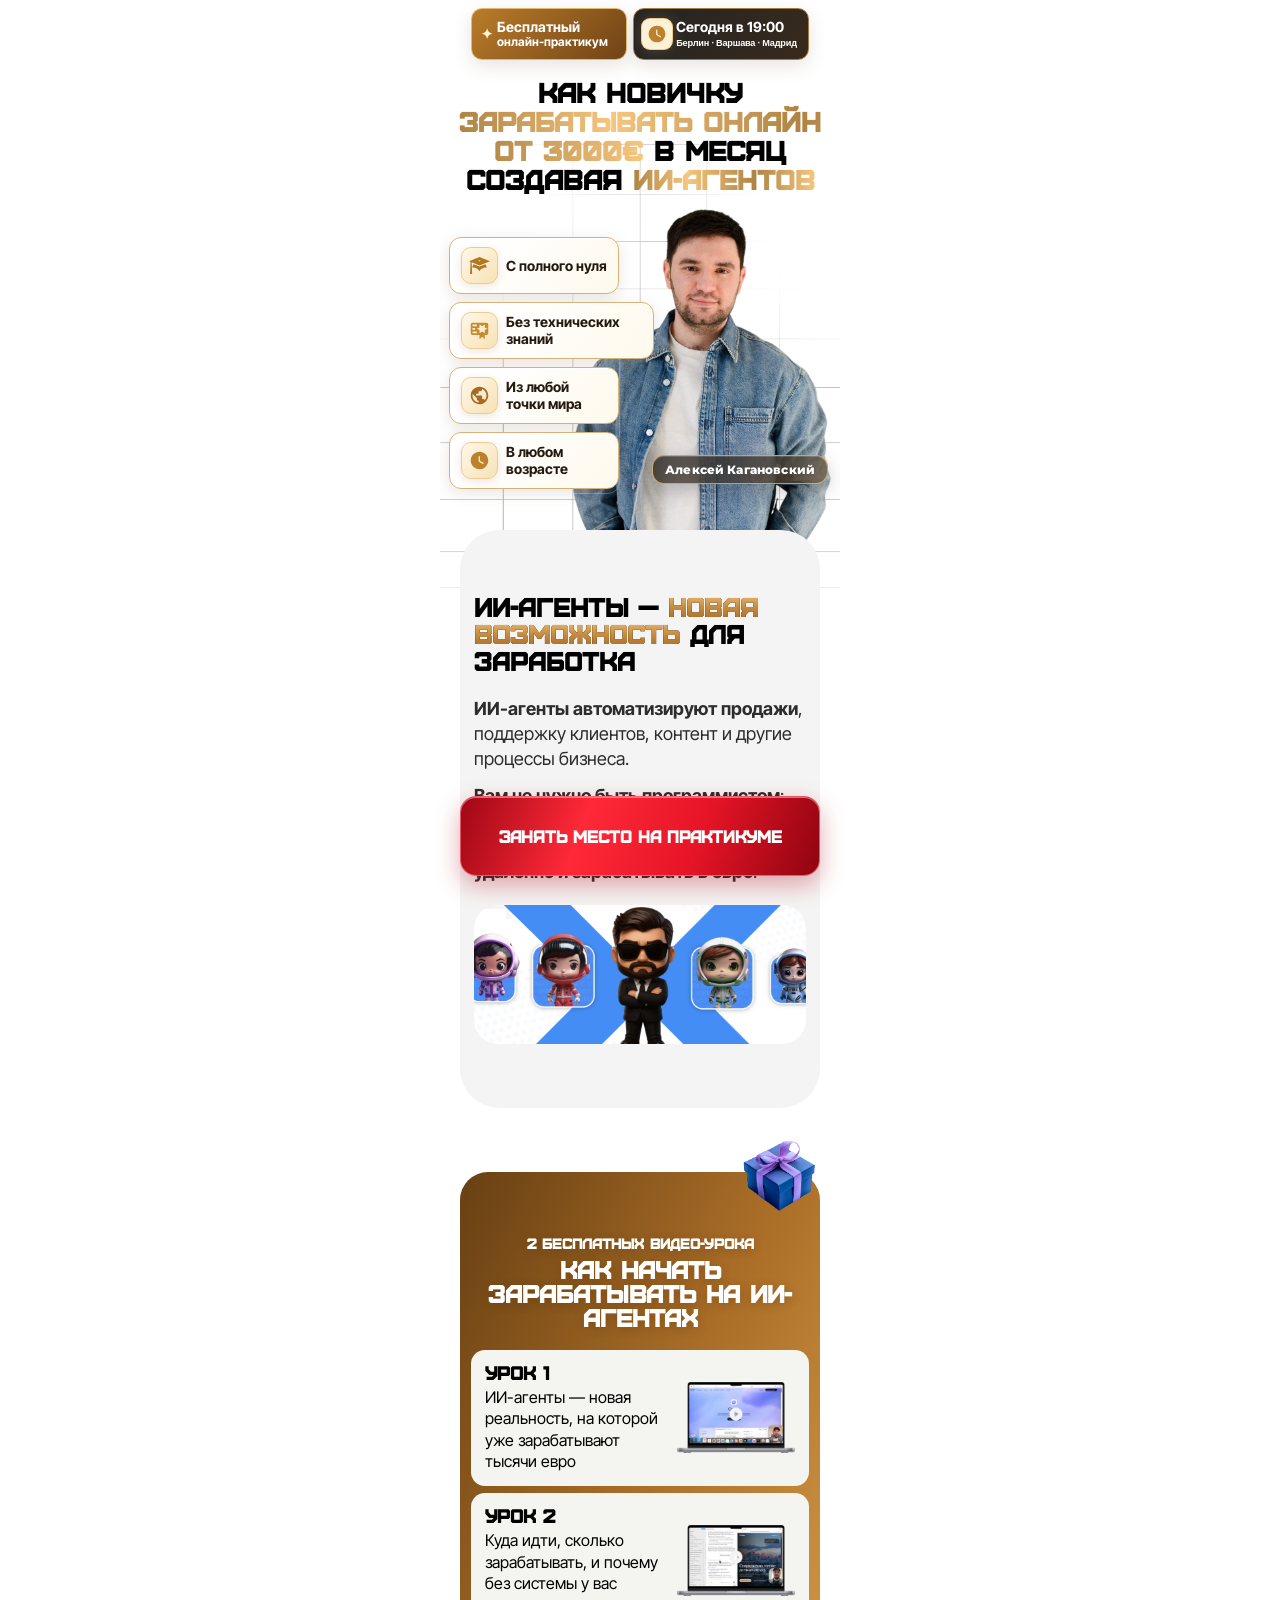
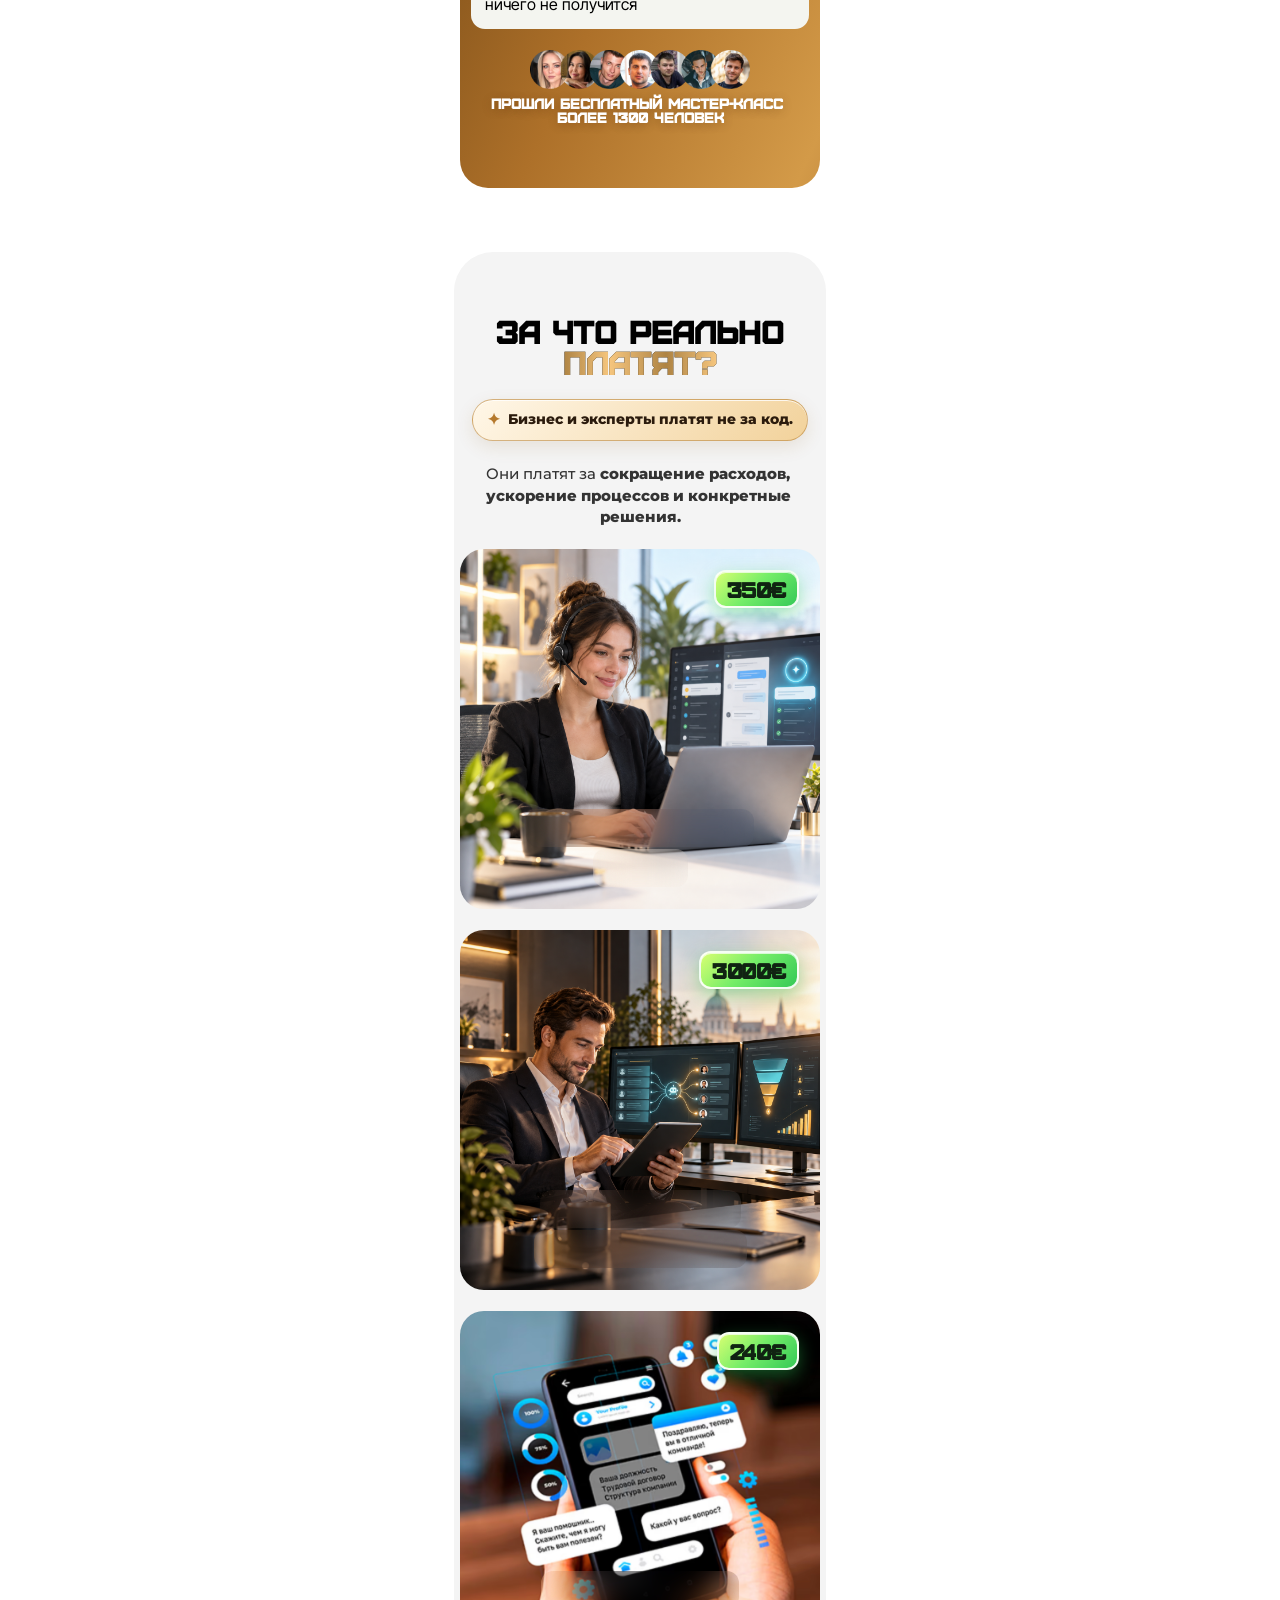
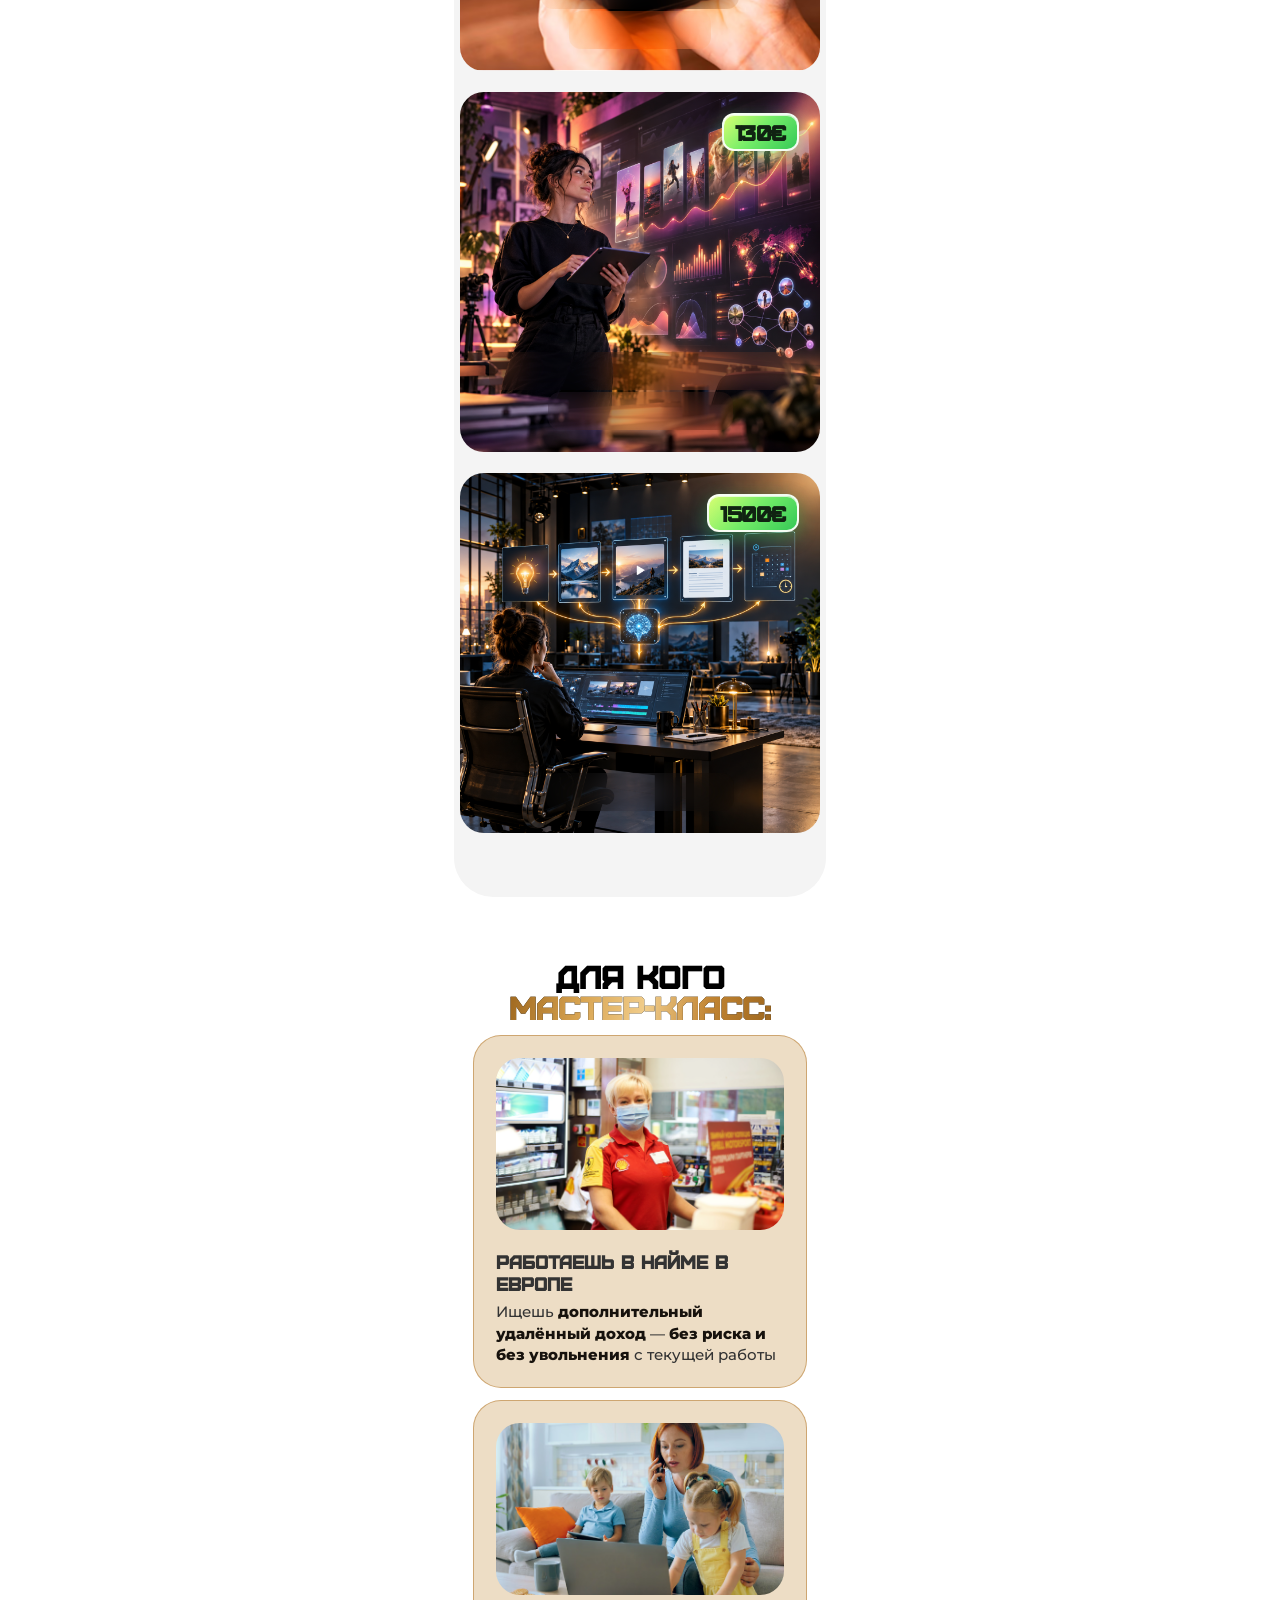
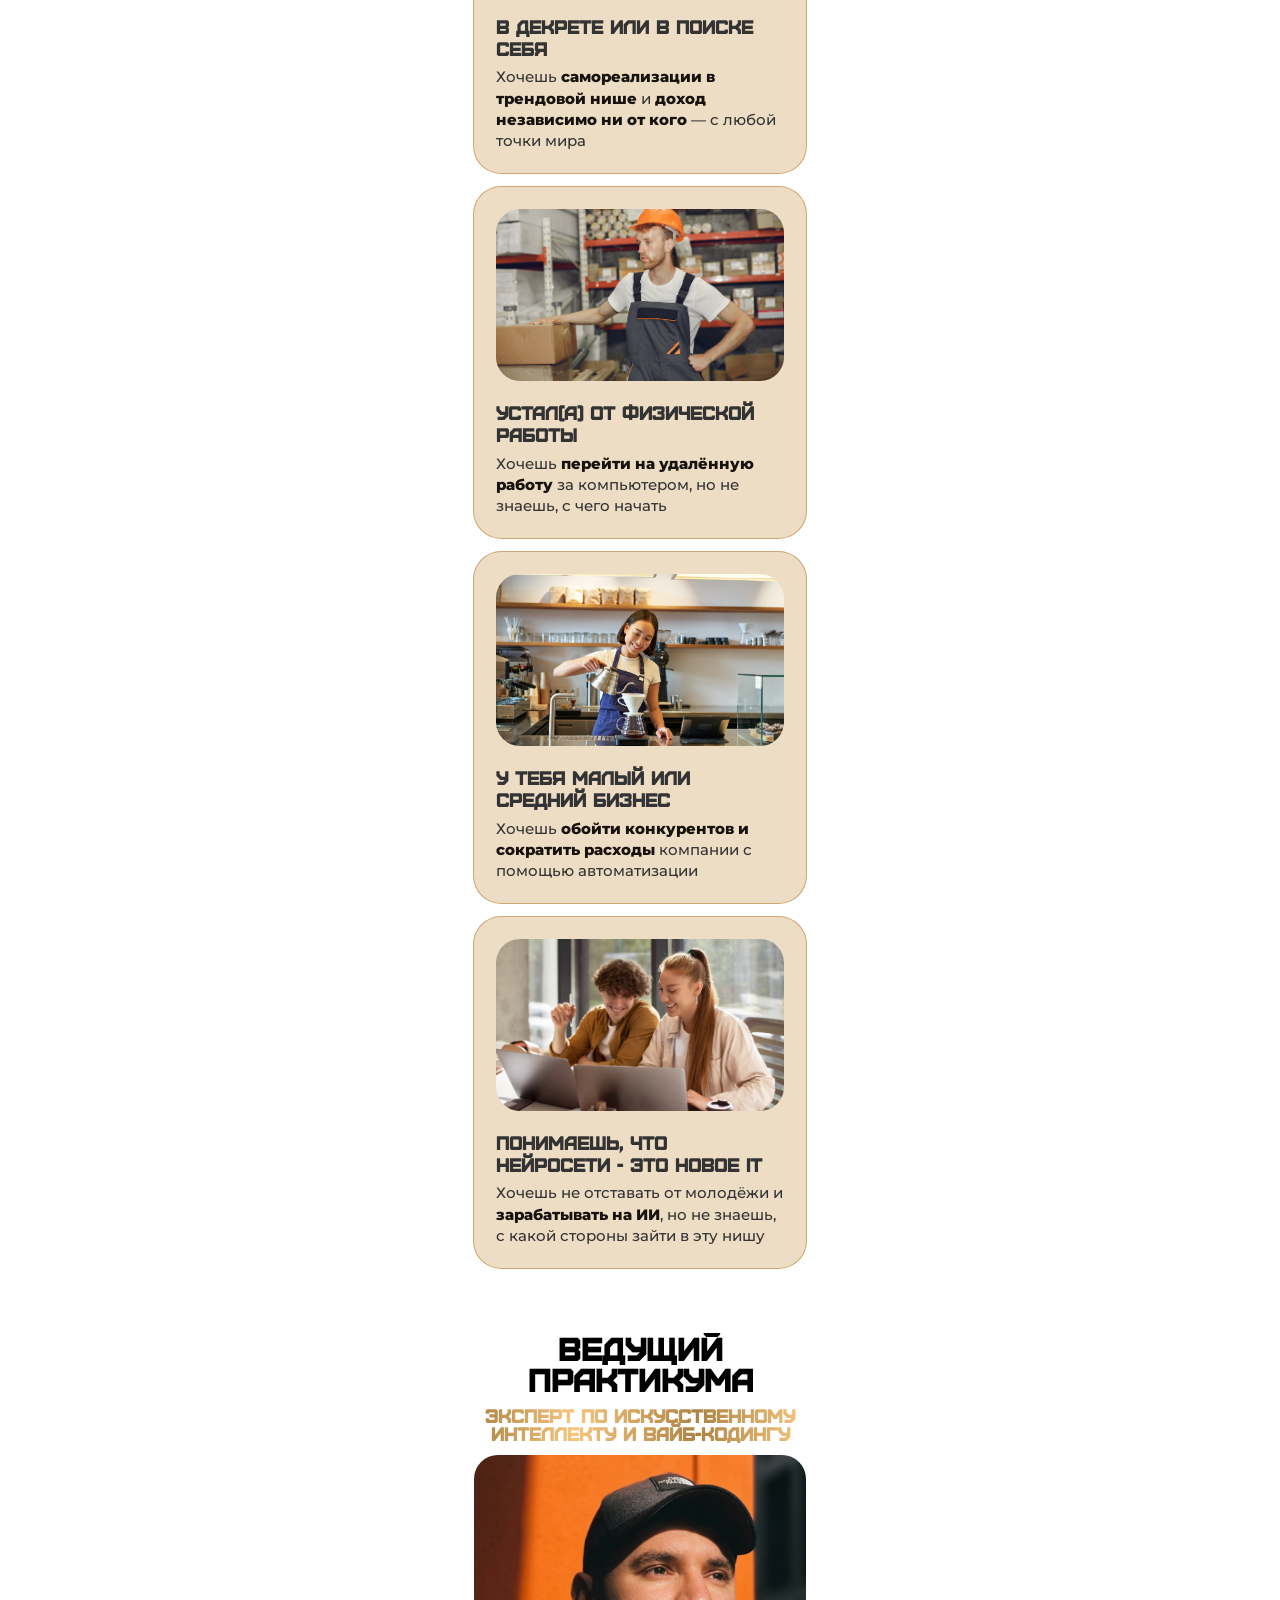
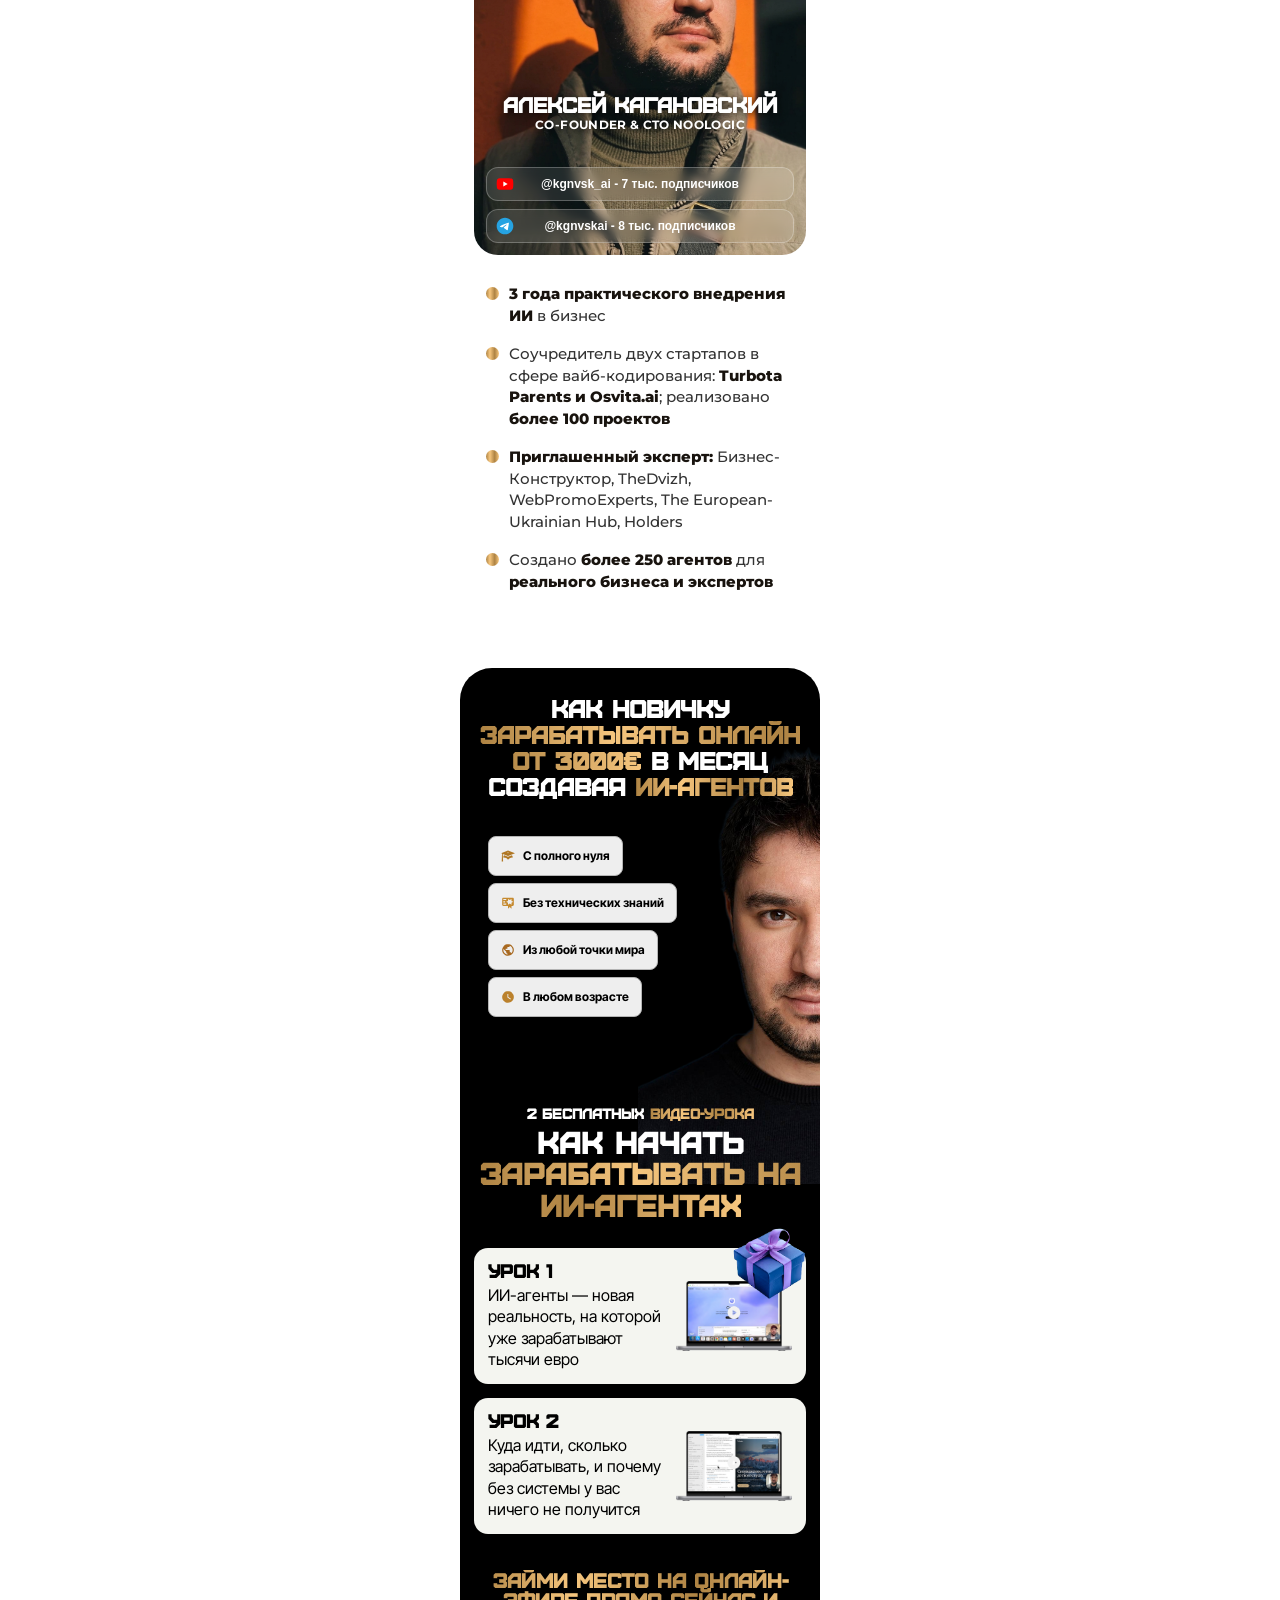
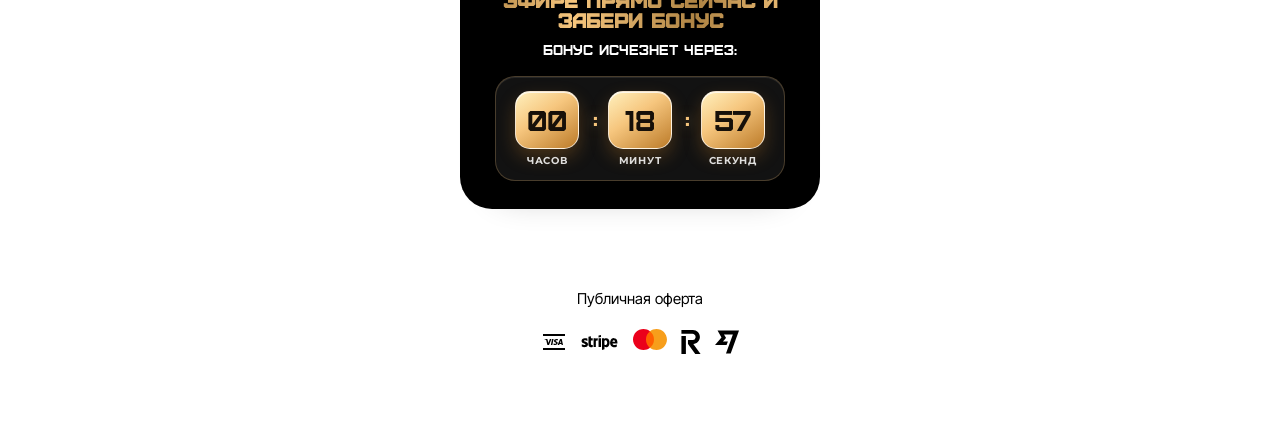
<file: public/index.html>
<!DOCTYPE html>

<html lang="ru"><head><meta charset="utf-8"/><title>ИИ-агенты — бесплатный онлайн-практикум</title><meta content="width=device-width, initial-scale=1" name="viewport"/><link href="assets/84af104798a3bb7cbbf6.css" rel="stylesheet" type="text/css"/><link href="assets/95c69a335a58729a815a.png" media="(prefers-color-scheme: light)" rel="icon" sizes="32x32" type="image/png"/><link href="assets/95c69a335a58729a815a.png" media="(prefers-color-scheme: dark)" rel="icon" sizes="32x32" type="image/png"/><link href="assets/93791beb010942a44980.png" rel="icon" sizes="48x48" type="image/png"/><link href="assets/10b8d58172c4776a570e.png" rel="apple-touch-icon" sizes="180x180"/><link href="assets/cd2834f7ea791f01248a.png" rel="icon" sizes="192x192" type="image/png"/><link href="assets/8d1eee66d349c5e8ea7d.png" rel="icon" sizes="512x512" type="image/png"/>
<style>

.button-n {
  animation: pulseButton 4s infinite;
  transform-origin: center;
}

@keyframes pulseButton {
  0% {
    transform: scale(0.9);
    animation-timing-function: ease-in;
  }
  20% {
    transform: scale(1.1);
    animation-timing-function: ease-out;
  }
  50% {
    transform: scale(0.95);
    animation-timing-function: ease-in;
  }
  80% {
    transform: scale(1.1);
    animation-timing-function: ease-out;
  }
  100% {
    transform: scale(0.9);
    animation-timing-function: ease-in;
  }
}
</style>
<meta content="default-src 'self' data:; style-src 'self' 'unsafe-inline' https://client.integraleap.com; script-src 'self' https://client.integraleap.com 'nonce-ilf-config'; img-src 'self' data:; font-src 'self' data:; connect-src https://mufiksoft.com https://vibecode.customer.smartsender.eu; form-action 'none'; frame-src 'none'; object-src 'none'; base-uri 'self'" http-equiv="Content-Security-Policy"/><link href="assets/fonts.css" rel="stylesheet"/><link href="assets/intl-tel-input/css/intlTelInput.min.css" rel="stylesheet"/><link href="local.css" rel="stylesheet"/></head><body class="body"><div><section class="section-n_wrapper of"><div class="section-n hero-w"><div class="container-n f rel mm" data-hide=""><div class="nav-line g-2 m event-strip"><div class="pl-nav-n live wht dark w"><span class="event-kicker">Бесплатный</span><strong class="event-title">онлайн-практикум</strong></div><div class="pl-nav-n live wht dark w"><img alt="" aria-hidden="true" class="event-clock" src="assets/234ee51ec37d97aa8532.svg"/><div class="event-copy"><strong class="event-time">Сегодня в 19:00</strong><span class="event-zones">Берлин · Варшава · Мадрид</span></div></div></div><h1 class="h1-2">Как новичку <span class="gr-primary-t">зарабатывать онлайн от 3000€</span> в месяц создавая <span class="gr-primary-t">ИИ-агентов</span><br/></h1><div class="wrp-img-n bot"><img alt="" class="img-hero-n vibe min" fetchpriority="high" loading="lazy" sizes="100vw" src="assets/7938d788b503082e4328.png" srcset="assets/1a7178f68bd61320e166.png 500w, assets/1fd198ca456e67d01573.png 800w, assets/7938d788b503082e4328.png 845w"/><div class="hero-name-badge">Алексей Кагановский</div><div class="wrapper-bullets st wrp-white-pl dd c-2"><div class="bullet-item dd n1"><img alt="" class="img-16" loading="lazy" src="assets/cd9fcc897e933d61b38f.svg"/><div class="p-14 min">С полного нуля</div></div><div class="bullet-item dd n1"><img alt="" class="img-16" loading="lazy" src="assets/19d912893018882ff131.svg"/><div class="p-14 min">Без технических знаний</div></div><div class="bullet-item dd n1"><img alt="" class="img-16" loading="lazy" src="assets/fcaa5fe91a3a1d85178d.svg"/><div class="p-14 min">Из любой точки мира</div></div><div class="bullet-item dd n1"><img alt="" class="img-16" loading="lazy" src="assets/234ee51ec37d97aa8532.svg"/><div class="p-14 min">В любом возрасте</div></div></div></div><img alt="" class="img-bg-4" loading="lazy" sizes="(max-width: 615px) 100vw, 615px" src="assets/3c57d275be7f77cd0b66.png" srcset="assets/bebaca89ae435f6a260c.png 500w, assets/3c57d275be7f77cd0b66.png 615w"/></div><div class="gap-24 c-secondary grey center top"><p class="h1-2 is-white gr-primary-t1">ИИ-АГЕНТЫ — <span class="gr-primary-t">НОВАЯ ВОЗМОЖНОСТЬ</span> ДЛЯ ЗАРАБОТКА<br/></p><p class="p-14 c"><span class="copy-part"><strong>ИИ-агенты автоматизируют продажи</strong>, поддержку клиентов, контент и другие процессы бизнеса.</span><span class="copy-part"><strong>Вам не нужно быть программистом</strong>: вы научитесь создавать ИИ-ассистентов по готовой методологии, <strong>работать удалённо и зарабатывать в евро</strong>.</span></p><img alt="" class="img-rect-max r1" loading="lazy" sizes="100vw" src="assets/126ef62ee07afb7b1128.png" srcset="assets/93acd30be7b48e4c962e.png 500w, assets/638dc3c64d8570380465.png 800w, assets/0d323d13244ac260d34e.png 1080w, assets/126ef62ee07afb7b1128.png 1142w"/><div class="gr-one center"></div></div><div class="img-wrp-for color-1 top gr-primary top-pad"><div class="gift-wrp"><img alt="" class="image-30" loading="lazy" src="assets/9456270f3736542f04c0.avif"/></div><p class="p-14 caps"><strong>2 бесплатных видео-урока</strong></p><p class="h1-2 mm"> как начать зарабатывать на ии-агентах<br/></p><div class="wht-bonus top"><div class="flex-v gap-4"><div class="p-18"><strong>Урок 1</strong></div><div class="t-14-em">ИИ-агенты — новая реальность, на которой уже зарабатывают тысячи евро</div></div><img alt="" class="img-20" loading="lazy" sizes="100vw" src="assets/0717579055bd373aa112.avif" srcset="assets/ddd4d9b53abad5d498bf.avif 500w, assets/0717579055bd373aa112.avif 608w"/></div><div class="wht-bonus"><div class="flex-v gap-4"><div class="p-18"><strong>Урок 2</strong></div><div class="t-14-em">Куда идти, сколько зарабатывать, и почему без системы у вас ничего не получится</div></div><img alt="" class="img-20" loading="lazy" sizes="100vw" src="assets/44797c5a3e4df3650efb.png" srcset="assets/4880af126a838921a2d6.png 500w, assets/44797c5a3e4df3650efb.png 608w"/></div><img alt="" class="img-icons top" loading="lazy" sizes="(max-width: 648px) 100vw, 648px" src="assets/9b81ff6a233c0c99e3fa.png" srcset="assets/e36561b3a9058e2ad586.png 500w, assets/9b81ff6a233c0c99e3fa.png 648w"/><p class="p-14 caps"><strong>Прошли бесплатный мастер-класс более 1300 человек</strong></p></div><div class="container-n wrp-l"><div class="gr-one top"></div></div></div><div class="section"><div class="content"><div class="gap-24 c-secondary grey"><p class="h1-2 is-white gr-primary-t1"><strong>ЗА ЧТО РЕАЛЬНО </strong><span class="gr-primary-t">ПЛАТЯТ?</span><br/></p><p class="p-14 c"><strong class="pay-kicker">Бизнес и эксперты платят не за код.</strong><br/><br/>Они платят за<strong> сокращение расходов, ускорение процессов и конкретные решения.</strong></p><div class="gap-12 center"><div class="flex-v"><div class="img-wrp-bef"><div class="rel-wrp wide"><img alt="" class="img-rect" loading="lazy" sizes="100vw" src="assets/first-line-assistant-v2.png"/><div class="pl-price-plus top"><div><strong>350€</strong></div></div><div class="wrp-gradient"><div class="t-16"><span>Ассистент первой</span><span>линии</span></div></div></div></div></div></div><div class="gap-12 center"><div class="flex-v"><div class="img-wrp-bef"><div class="rel-wrp wide"><img alt="" class="img-rect" loading="lazy" src="assets/sales-automation-v2.png"/><div class="wrp-gradient"><div class="t-16"><span>Автоматизация</span><span>в отделе продаж</span></div></div><div class="pl-price-plus top"><div><strong>3000€</strong></div></div></div></div></div></div><div class="gap-12 center"><div class="flex-v"><div class="img-wrp-bef"><div class="rel-wrp wide"><img alt="" class="img-rect" loading="lazy" sizes="100vw" src="assets/12eb40d35fbc35b4d7ec.avif" srcset="assets/bdf863a87a2ffb6e847a.avif 500w, assets/e5cadc0600b18acfe0fc.avif 800w, assets/12eb40d35fbc35b4d7ec.avif 986w"/><div class="wrp-gradient"><div class="t-16"><span>Личный чат-бот</span><span>помощник</span></div></div><div class="pl-price-plus top"><div><strong>240€</strong></div></div></div></div></div></div><div class="gap-12 center"><div class="flex-v"><div class="img-wrp-bef"><div class="rel-wrp wide"><img alt="" class="img-rect" loading="lazy" sizes="100vw" src="assets/reels-trend-parser-v2.png"/><div class="wrp-gradient"><div class="t-16"><span>Парсер трендовых reels</span><span>для Instagram</span></div></div><div class="pl-price-plus top"><div><strong>130€</strong></div></div></div></div></div></div><div class="gap-12 center"><div class="flex-v"><div class="img-wrp-bef"><div class="rel-wrp"><img alt="" class="img-rect" loading="lazy" sizes="100vw" src="assets/content-factory-v2.png"/><div class="wrp-gradient"><div class="t-16"><span>Контент-завод</span></div></div><div class="pl-price-plus top"><div><strong>1500€</strong></div></div></div></div></div></div></div></div></div><div class="section"><div class="content"><div class="gap-24"><p class="h1-2 is-white gr-primary-t1 audience-heading"><strong>Для кого<br/></strong><span class="gr-primary-t"><strong>мастер-класс:</strong></span><br/></p><div class="gap-12 center"><div class="flex-v"><div class="img-wrp-for color-1"><div class="rel-wrp"><img alt="" class="img-rect-max" loading="lazy" sizes="100vw" src="assets/a00052f74c52d30774f1.png" srcset="assets/df10663c6147032d3c5f.png 500w, assets/b418dce6dd1d46b64f7e.png 800w, assets/11cb540340f63ec67411.png 1080w, assets/a00052f74c52d30774f1.png 1192w"/></div><div class="p-18"><strong>Работаешь в найме в Европе</strong></div><div class="t-14-em">Ищешь <strong>дополнительный удалённый доход</strong> — <strong>без риска и без увольнения</strong> с текущей работы</div></div></div></div><div class="gap-12 center"><div class="flex-v"><div class="img-wrp-for color-1"><div class="rel-wrp"><img alt="" class="img-rect-max" loading="lazy" sizes="100vw" src="assets/135808823b1edf17a370.avif" srcset="assets/dc7cb679b875cd810d26.avif 500w, assets/2c958476e14f4578c8b1.avif 800w, assets/683e409fc959f7323ac8.avif 1080w, assets/135808823b1edf17a370.avif 1266w"/></div><div class="p-18"><strong>В декрете или в поиске себя</strong></div><div class="t-14-em">Хочешь <strong>самореализации в трендовой нише</strong> и <strong>доход независимо ни от кого</strong> — с любой точки мира</div></div></div></div><div class="gap-12 center"><div class="flex-v"><div class="img-wrp-for color-1"><div class="rel-wrp"><img alt="" class="img-rect-max" loading="lazy" sizes="100vw" src="assets/9d1353a23780f29cccfd.png" srcset="assets/0aed4c90da4a38d57036.png 500w, assets/952f5368377b5fc99f47.png 800w, assets/88eeef398f1ec6e9087c.png 1080w, assets/9d1353a23780f29cccfd.png 1262w"/></div><div class="p-18"><strong>Устал(а) от физической работы</strong></div><div class="t-14-em">Хочешь <strong>перейти на удалённую работу</strong> за компьютером, но не знаешь, с чего начать</div></div></div></div><div class="gap-12 center"><div class="flex-v"><div class="img-wrp-for color-1"><div class="rel-wrp"><img alt="" class="img-rect-max" loading="lazy" sizes="100vw" src="assets/f95efcbf443312fc4372.jpg" srcset="assets/534ebf2052ba603b3559.jpg 500w, assets/9ef3790c72c5298a9e2e.jpg 800w, assets/f95efcbf443312fc4372.jpg 909w"/></div><div class="p-18"><strong>У тебя малый или средний бизнес</strong></div><div class="t-14-em">Хочешь <strong>обойти конкурентов и сократить расходы</strong> компании с помощью автоматизации</div></div></div></div><div class="gap-12 center"><div class="flex-v"><div class="img-wrp-for color-1"><div class="rel-wrp"><img alt="" class="img-rect-max" loading="lazy" sizes="100vw" src="assets/6de33ebc534a8115ad6b.avif" srcset="assets/fbd700121f8544f97f1f.avif 500w, assets/8ded58ebaf5b85d245f5.avif 800w, assets/e7fd7af85b926fb0c6bc.avif 1080w, assets/6de33ebc534a8115ad6b.avif 1290w"/></div><div class="p-18"><strong>Понимаешь, что нейросети - это новое IT</strong></div><div class="t-14-em">Хочешь не отставать от молодёжи и <strong>зарабатывать на ИИ</strong>, но не знаешь, с какой стороны зайти в эту нишу</div></div></div></div></div></div></div><div class="section-n rel z1"><div class="container-n n-gap"><div class="wrapper-cards-about-n"><div class="img-wrp-full"><div class="marge-top"><p class="h1-2 is-white gr-primary-t1">Ведущий практикума<br/></p><p class="p-18 gr-primary-t">Эксперт по искусственному<br/>интеллекту и вайб-кодингу<br/></p></div><div class="wrp-image-prof"><img alt="" class="img-16-9" loading="lazy" sizes="100vw" src="assets/1682402bd68852647721.png" srcset="assets/265b4837c2eb3b82e060.png 500w, assets/f408b04c7a12b198b1f0.png 800w, assets/1682402bd68852647721.png 896w"/><div class="rect-wrp-ben live gr-primary dark"><h2 class="h1-2 min">Алексей Кагановский</h2><p class="p-18">Co-founder &amp; CTO NooLogic<br/></p></div><div class="abs-prof-info"><div class="line-info"><div class="link-info"><img alt="" class="img-sn-1" loading="lazy" src="assets/a38843773a68205b736f.svg"/><div>@kgnvsk_ai - 7 тыс. подписчиков</div></div><div class="link-info"><img alt="" class="img-sn-1" loading="lazy" src="assets/9abc18390e5c79b68a5b.svg"/><div>@kgnvskai - 8 тыс. подписчиков</div></div></div></div></div><div class="ben-pl st"></div><div class="list-wrp-2 wrp-ben-1"><div class="list-item-2"><div class="bullet-item"><div class="bullet-ico greem gr-primary min"></div><div class="p-14 reg"><strong>3 года практического внедрения ИИ</strong> в бизнес</div></div></div><div class="list-item-2"><div class="bullet-item"><div class="bullet-ico greem gr-primary min"></div><div class="p-14 reg">Соучредитель двух стартапов в сфере вайб-кодирования: <strong>Turbota Parents и Osvita.ai</strong>; реализовано <strong>более 100 проектов</strong></div></div></div><div class="list-item-2"><div class="bullet-item"><div class="bullet-ico greem gr-primary min"></div><div class="p-14 reg"><strong>Приглашенный эксперт:</strong> Бизнес-Конструктор, TheDvizh, WebPromoExperts, The European-Ukrainian Hub, Holders</div></div></div><div class="list-item-2"><div class="bullet-item"><div class="bullet-ico greem gr-primary min"></div><div class="p-14 reg">Создано <strong>более 250 агентов</strong> для <strong>реального бизнеса и экспертов</strong></div></div></div></div></div></div></div></div><div class="section-n no-pad cener hide"><div class="container-n f rel" data-hide=""><div class="swiper"><div class="swiper-wrapper"><div class="swiper-slide"><div class="swiper-content"><div class="profile-h"><img alt="" class="img-rect-circle" loading="lazy" src="assets/476ac1a7b6d328b68ac7.png"/><div class="t-14-em">Ирина, 2 месяца в ИИ-агентах<br/> мама, работает на полставки в Lidl (Германия)</div></div><div class="p-18"><strong>Доход от 1300€ в месяц дополнительно</strong></div><img alt="" class="img-rect-auto" loading="lazy" sizes="100vw" src="assets/e9412288be895ae73c8e.png" srcset="assets/baf958ba85aa257d128b.png 500w, assets/e9412288be895ae73c8e.png 750w"/></div></div><div class="swiper-slide"><div class="swiper-content"><div class="profile-h"><img alt="" class="img-rect-circle" loading="lazy" src="assets/476ac1a7b6d328b68ac7.png"/><div class="t-14-em">Макс, 36 лет, 3 месяца в ИИ-агентах Черногория</div></div><div class="p-18"><strong>Доход 2500€ в месяц</strong></div><img alt="" class="img-rect-auto" loading="lazy" sizes="100vw" src="assets/136f5ab3aa47b78bf192.avif" srcset="assets/7382384163c9bb129d82.avif 500w, assets/136f5ab3aa47b78bf192.avif 750w"/></div></div><div class="swiper-slide"><div class="swiper-content"><div class="profile-h"><img alt="" class="img-rect-circle" loading="lazy" src="assets/476ac1a7b6d328b68ac7.png"/><div class="t-14-em">Марина, ученица потока Чернигов, Украина</div></div><div class="p-18"><strong>Доход от 1300€ в месяц дополнительно</strong></div><img alt="" class="img-rect-auto" loading="lazy" sizes="100vw" src="assets/4b3f5bd954bc5a5f0347.avif" srcset="assets/64a3968c8d33cee5f410.avif 500w, assets/4b3f5bd954bc5a5f0347.avif 750w"/></div></div><div class="swiper-slide"><div class="swiper-content"><div class="profile-h"><img alt="" class="img-rect-circle" loading="lazy" src="assets/476ac1a7b6d328b68ac7.png"/><div class="t-14-em">Андрей, 28 лет<br/> Краков, Польша</div></div><div class="p-18"><strong>Доход от 1300€ в месяц дополнительно</strong></div><img alt="" class="img-rect-auto" loading="lazy" sizes="100vw" src="assets/457a13c221e5b8e12f7e.avif" srcset="assets/20b46afc448058f4a562.avif 500w, assets/457a13c221e5b8e12f7e.avif 750w"/></div></div><div class="swiper-slide"><div class="swiper-content"><div class="profile-h"><img alt="" class="img-rect-circle" loading="lazy" src="assets/476ac1a7b6d328b68ac7.png"/><div class="t-14-em">Мария, 42 года Румыния, бухгалтер</div></div><div class="p-18"><strong>Доход от 1300€ в месяц дополнительно</strong></div><img alt="" class="img-rect-auto" loading="lazy" sizes="100vw" src="assets/28d3e2c013ca9f96d7a8.avif" srcset="assets/127856f948795a80796e.avif 500w, assets/28d3e2c013ca9f96d7a8.avif 750w"/></div></div></div></div></div><div class="gr-one bot top"></div></div><div class="section-n no-pad cener dark"><div class="container-n f rel" data-hide=""><h1 class="h1-2 is-white z1">Как новичку <span class="gr-primary-t">зарабатывать онлайн от 3000€</span> в месяц создавая <span class="gr-primary-t">ИИ-агентов</span><br/></h1><div class="wrapper-bullets new"><div class="bullet-item dd n1 left"><img alt="" class="img-16" loading="lazy" src="assets/cd9fcc897e933d61b38f.svg"/><div class="p-14 min">С полного нуля</div></div><div class="bullet-item dd n1 left"><img alt="" class="img-16" loading="lazy" src="assets/19d912893018882ff131.svg"/><div class="p-14 min">Без технических знаний</div></div><div class="bullet-item dd n1 left"><img alt="" class="img-16" loading="lazy" src="assets/fcaa5fe91a3a1d85178d.svg"/><div class="p-14 min">Из любой точки мира</div></div><div class="bullet-item dd n1 left"><img alt="" class="img-16" loading="lazy" src="assets/234ee51ec37d97aa8532.svg"/><div class="p-14 min">В любом возрасте</div></div><img alt="" class="img-20-abs-right" loading="lazy" sizes="100vw" src="assets/dc3e89dea325661d88a2.png" srcset="assets/d38de0424adcc2ec71c2.png 500w, assets/dc3e89dea325661d88a2.png 684w"/></div><div class="wrp-img-n pad"><div class="gift-wrp"><img alt="" class="image-30 left" loading="lazy" src="assets/9456270f3736542f04c0.avif"/></div><p class="p-14 caps"><strong>2 бесплатных </strong><span class="gr-primary-t"><strong>видео-урока</strong></span></p><p class="h1-2 mm wht"> как начать <span class="gr-primary-t">зарабатывать на ии-агентах</span><br/></p><div class="wht-bonus top"><div class="flex-v gap-4"><div class="p-18"><strong>Урок 1</strong></div><div class="t-14-em">ИИ-агенты — новая реальность, на которой уже зарабатывают тысячи евро</div></div><img alt="" class="img-20" loading="lazy" sizes="100vw" src="assets/0717579055bd373aa112.avif" srcset="assets/ddd4d9b53abad5d498bf.avif 500w, assets/0717579055bd373aa112.avif 608w"/></div><div class="wht-bonus"><div class="flex-v gap-4"><div class="p-18"><strong>Урок 2</strong></div><div class="t-14-em">Куда идти, сколько зарабатывать, и почему без системы у вас ничего не получится</div></div><img alt="" class="img-20" loading="lazy" sizes="100vw" src="assets/44797c5a3e4df3650efb.png" srcset="assets/4880af126a838921a2d6.png 500w, assets/44797c5a3e4df3650efb.png 608w"/></div></div><div class="gr-one top top1"></div><img alt="" class="img-bg-4" loading="lazy" sizes="(max-width: 615px) 100vw, 615px" src="assets/3c57d275be7f77cd0b66.png" srcset="assets/bebaca89ae435f6a260c.png 500w, assets/3c57d275be7f77cd0b66.png 615w"/></div><div class="pl--trans reg bot" id="form"><div class="wrp-t-pl-n gap" data-hide=""><p class="t-20px gr-primary-t">Займи место на онлайн-эфире прямо сейчас и забери бонус<br/></p><div class="p-14">бонус исчезнет через:</div><div class="timer-wrp"><div class="t-center is-dark"><div class="block-t gr-primary dark"><div id="hours">00</div></div><div class="is-wht">часов</div></div><div class="t-center is-dark"><div class="block-t gr-primary dark"><div id="minutes">00</div></div><div class="is-wht">минут</div></div><div class="t-center is-dark"><div class="block-t gr-primary dark"><div id="seconds">00</div></div><div class="is-wht">секунд</div></div></div></div></div><div class="gr-one bot top"></div></div><section class="section-1 footer dark" data-hide=""><div class="linefooter desktop"><img alt="" class="image-20" loading="lazy" sizes="100vw" src="assets/20dcbd5ac3c2182c1a14.avif" srcset="assets/76406b01f64c2ffc8756.avif 500w, assets/7d5a9f188e2b99715b30.avif 800w, assets/15ce024003e104c251f1.avif 1080w, assets/20dcbd5ac3c2182c1a14.avif 2560w"/></div><div class="footer-n n wht bot"><a class="link down dark" href="./policy-coding.html">Публичная оферта</a><div class="wrp-icons"><img alt="" class="svg-ico rev" loading="lazy" src="assets/88e02341db2e1401a8f4.svg"/><img alt="" class="svg-ico rev" loading="lazy" src="assets/3163c86f2678d40c2d34.svg"/><img alt="" class="svg-ico" loading="lazy" src="assets/d0f0d5ea993a60c27865.svg"/><img alt="" class="svg-ico rev" loading="lazy" src="assets/6afc184cd0b588f2fb65.svg"/><img alt="" class="svg-ico rev" loading="lazy" src="assets/f307608e9337c8b0d1cb.svg"/></div></div></section></section><div class="wrp-button-sticky" id="buttonTrigger"><a class="button-n min wht w-inline-block" href="#" id="openForm"><div><strong>ЗАНЯТЬ МЕСТО НА ПРАКТИКУМЕ</strong></div></a></div><div aria-label="Запись на практикум" aria-modal="true" class="pop-up-wrp-min" role="dialog"><div class="form-min wht min-form w-form"><form action="#" class="gap-4 center rel" data-name="smartsender" id="email-form" method="post" name="email-form"><img alt="" class="img-w-form-top" loading="lazy" sizes="100vw" src="assets/949e96b9bde0c18e13b9.avif" srcset="assets/0337d893acaf3d2d9b6d.avif 500w, assets/949e96b9bde0c18e13b9.avif 780w"/><div class="p-14 marge">Запись на бесплатный практикум</div><input aria-label="Номер телефону" autocomplete="tel" class="input low w-input" data-name="phone" id="phone" inputmode="tel" maxlength="25" name="phone" placeholder="Номер телефону" required="" type="tel"/><input class="button-n wide mm w-button" data-wait="Please wait..." type="submit" value="занять место на практикуме"/><img alt="" aria-label="Закрыть" class="close-img" loading="lazy" role="button" src="assets/1ce06291309a53524e07.svg" tabindex="0"/></form><div class="w-form-done"><div>Thank you! Your submission has been received!</div></div><div class="w-form-fail"><div>Oops! Something went wrong while submitting the form.</div></div></div></div></div><div class="w-embed"><style>
:root {
  /* --- Золотой градиент (Primary) --- */
  --primary-gr-start: #AE8343;
  --primary-gr-mid: #F6C67E;

  --primary-gradient: linear-gradient(
    90deg,
    var(--primary-gr-start) 0%,
    var(--primary-gr-mid) 30%,
    var(--primary-gr-start) 67%,
    var(--primary-gr-mid) 100%
  );

  /* --- Серебряный градиент (Primary 1) --- */
  --primary-gr-start1: #000;
  --primary-gr-mid1: #000;

  --primary-gradient1: linear-gradient(
    341deg,
    var(--primary-gr-start1) 0%,
    var(--primary-gr-mid1) 100%
  );
}

/* =========================================
   ГРАДИЕНТЫ ДЛЯ ТЕКСТА
   ========================================= */

/* Золотой текст */
.gr-primary-t {
  background-image: var(--primary-gradient);
  -webkit-background-clip: text;
  background-clip: text;
  -webkit-text-fill-color: transparent;
  color: transparent;
  font-weight: 600;
  letter-spacing: 0em;
}

/* Серебряный текст */
.gr-primary-t1 {
  background-image: var(--primary-gradient1);
  -webkit-background-clip: text;
  background-clip: text;
  -webkit-text-fill-color: transparent;
  color: transparent;
  font-weight: 600;
  letter-spacing: 0em;
}

/* =========================================
   ГРАДИЕНТЫ ДЛЯ ФОНА (DIV)
   ========================================= */

/* Золотой фон */
.gr-primary {
  background-image: var(--primary-gradient);
}

/* Серебряный фон */
.gr-primary1 {
  background-image: var(--primary-gradient1);
}

/* =========================================
   ДЕКОРАТИВНЫЕ СВЕЧЕНИЯ (Glow effects)
   ========================================= */

body {
  overflow-x: hidden;
}

.gr-one {
  z-index: -1;
  background-color: transparent;
  pointer-events: none;
  opacity: 30%;

  /* Десктопное свечение */
  box-shadow:
    0 0 25vw 18.75vw var(--primary-gr-mid),
    6.25vw -6.25vw 25vw 21.88vw var(--primary-gr-start);
  filter: blur(6.25vw);
}

/* Мобильная версия для свечения */
@media (max-width: 768px) {
  .gr-one {
    box-shadow:
      0 0 83.32vw 62.52vw var(--primary-gr-mid),
      20.84vw -20.84vw 83.32vw 72.92vw var(--primary-gr-start);

    filter: blur(20.84vw);
    will-change: transform, filter;
    transform: translateZ(0);
  }
}
</style></div><div class="w-embed w-script"><style>
#buttonTrigger.is-hidden {
  opacity: 0;
  visibility: hidden;
}
.is-hidden {
  opacity: 0 !important;
  visibility: hidden !important;
}
</style>
</div><div class="w-embed w-script"></div><div class="w-embed w-script">
<link href="assets/39bc4941d9618aab05b4.css" rel="stylesheet"/>
</div><div class="w-embed w-script">
</div>
<style>
   .iti__country-list{
    color: black;
  }</style>

<style>
  .iti {
    display: block;
    width: 100%;
    margin-bottom: 10px;
  }
  .iti__selected-flag {
	color: black;
}
</style>
<script src="assets/13cf11a4182d0bc51f09.js"></script><script src="assets/intl-tel-input/js/intlTelInputWithUtils.min.js"></script><script nonce="ilf-config">
window.ilfConfig = {
  url: "https://mufiksoft.com/shopifyband/amo-panel/forms.php",
  ssLink: "https://telegram.me/Vibecoding_practicum_bot?start=ZGw6MzM3Njk3",
  ssDomain: "vibecode",
  presets: {
    smartsender: {
      title: "Реєстрація на практикум",
      product: "Vibe-coding",
      stage: "97482948",
      tag: "Регистрация",
      type_lead: "Реєстрація",
      req: "reg-web"
    }
  }
};
</script><script src="https://client.integraleap.com/js/sf.js"></script><script src="local.js"></script></body></html>
</file>
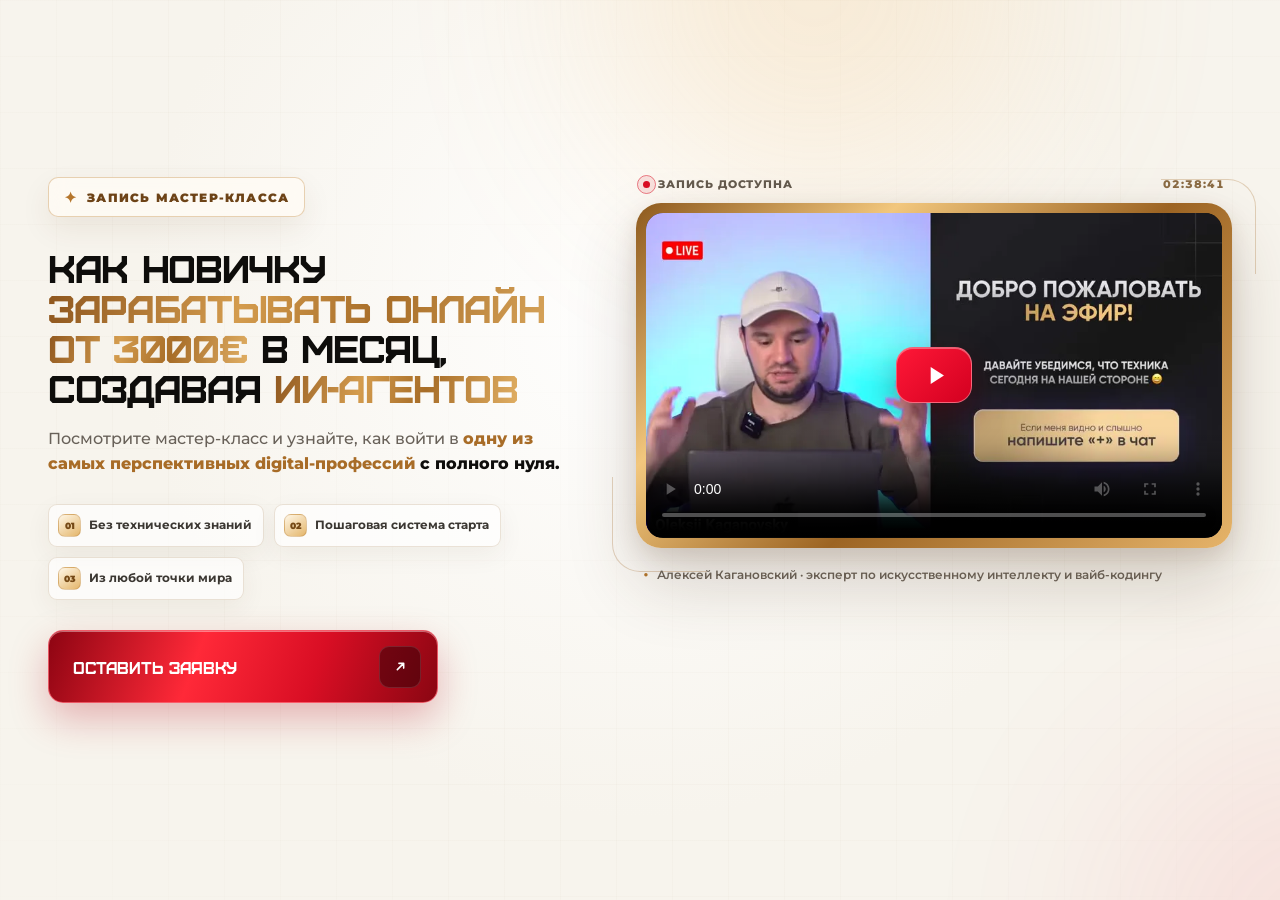
<file: public/record/index.html>
<!doctype html>
<html lang="ru">
<head>
  <meta charset="utf-8">
  <meta name="viewport" content="width=device-width, initial-scale=1">
  <title>Запись мастер-класса — Как заработать на ИИ-агентах</title>
  <meta name="description" content="Запись мастер-класса о том, как новичку начать зарабатывать онлайн, создавая ИИ-агентов.">
  <meta name="theme-color" content="#f7f4ed">
  <meta http-equiv="Content-Security-Policy" content="default-src 'self' data:; style-src 'self' 'unsafe-inline' https://client.integraleap.com; script-src 'self' https://client.integraleap.com 'nonce-ilf-config'; img-src 'self' data:; font-src 'self' data:; media-src 'self' https://svip-web.github.io; connect-src https://mufiksoft.com https://vibecode.customer.smartsender.eu; form-action 'none'; frame-src 'none'; object-src 'none'; base-uri 'self'">
  <link rel="icon" sizes="32x32" type="image/png" href="../assets/95c69a335a58729a815a.png">
  <link rel="apple-touch-icon" sizes="180x180" href="../assets/10b8d58172c4776a570e.png">
  <link rel="preload" href="../assets/Furore.otf" as="font" type="font/otf" crossorigin>
  <link rel="preload" href="media/masterclass-poster.webp" as="image" type="image/webp" fetchpriority="high">
  <link rel="stylesheet" href="../assets/fonts.css">
  <link rel="stylesheet" href="record.css">
</head>
<body>
  <main class="record-page">
    <div class="ambient ambient--gold" aria-hidden="true"></div>
    <div class="ambient ambient--red" aria-hidden="true"></div>

    <section class="record-hero" aria-labelledby="page-title">
      <div class="record-copy">
        <div class="eyebrow"><span aria-hidden="true">✦</span> Запись мастер-класса</div>

        <h1 id="page-title" aria-label="Как новичку зарабатывать онлайн от 3000 евро в месяц, создавая ИИ-агентов">
          <span class="headline-desktop" aria-hidden="true">
            <span class="headline-line">Как новичку</span>
            <span class="headline-line gold-text">зарабатывать онлайн</span>
            <span class="headline-line"><span class="gold-text">от 3000€</span> в месяц,</span>
            <span class="headline-line">создавая <span class="gold-text">ИИ-агентов</span></span>
          </span>
          <span class="headline-mobile" aria-hidden="true">
            <span class="headline-line">Как новичку</span>
            <span class="headline-line gold-text">зарабатывать</span>
            <span class="headline-line">онлайн <span class="gold-text">от 3000€</span></span>
            <span class="headline-line">в месяц, создавая</span>
            <span class="headline-line gold-text">ИИ-агентов</span>
          </span>
        </h1>

        <p class="intro">Посмотрите мастер-класс и узнайте, как войти в <strong>одну из самых перспективных digital-профессий</strong> <span>с полного нуля.</span></p>

        <ul class="benefits" aria-label="Преимущества мастер-класса">
          <li><span class="benefit-icon" aria-hidden="true">01</span> Без технических знаний</li>
          <li><span class="benefit-icon" aria-hidden="true">02</span> Пошаговая система старта</li>
          <li><span class="benefit-icon" aria-hidden="true">03</span> Из любой точки мира</li>
        </ul>

        <button class="cta" type="button" data-open-modal>
          Оставить заявку
          <span class="cta-icon" aria-hidden="true">
            <svg viewBox="0 0 24 24" focusable="false">
              <path d="M8 16 16 8M10 8h6v6"></path>
            </svg>
          </span>
        </button>
      </div>

      <div class="video-column">
        <div class="video-labels" aria-hidden="true">
          <span class="video-status"><i></i> Запись доступна</span>
          <span class="video-duration">02:38:41</span>
        </div>

        <div class="video-shell">
          <div class="video-frame">
            <video
              controls
              playsinline
              preload="none"
              width="854"
              height="480"
              poster="media/masterclass-poster.webp"
              aria-label="Как заработать на ИИ-агентах — запись мастер-класса">
              <source src="https://svip-web.github.io/luna-agent-local/record/media/masterclass.mp4" type='video/mp4; codecs="av01.0.04M.08, mp4a.40.5"'>
              Ваш браузер не поддерживает воспроизведение видео.
            </video>
            <button class="video-play" type="button" aria-label="Воспроизвести мастер-класс">
              <svg viewBox="0 0 24 24" aria-hidden="true" focusable="false">
                <path d="M8 5v14l11-7z"></path>
              </svg>
            </button>
          </div>
        </div>

        <p class="video-note"><span aria-hidden="true">●</span> Алексей Кагановский · эксперт по искусственному интеллекту и вайб-кодингу</p>
      </div>
    </section>

  </main>

  <div class="modal" data-modal hidden>
    <div class="modal__backdrop" data-close-modal></div>
    <div class="modal__dialog" role="dialog" aria-modal="true" aria-labelledby="modal-title" aria-describedby="modal-description">
      <button class="modal__close" type="button" aria-label="Закрыть окно" data-close-modal>×</button>
      <div class="modal__copy">
        <div class="modal__eyebrow"><i aria-hidden="true"></i> Запись мастер-класса уже доступна</div>
        <h2 id="modal-title" aria-label="Начните зарабатывать на создании ИИ-агентов">
          <span class="modal-title-line"><span class="accent">Начните</span></span>
          <span class="modal-title-line"><span class="accent">зарабатывать</span> на</span>
          <span class="modal-title-line">создании ИИ-агентов</span>
        </h2>
        <p class="sr-only" id="modal-description">Форма заявки на обучение по созданию ИИ-агентов.</p>

        <div class="countdown" aria-label="До окончания предложения">
          <div class="countdown__unit"><strong id="record-hours">00</strong><span>часов</span></div>
          <b aria-hidden="true">:</b>
          <div class="countdown__unit"><strong id="record-minutes">15</strong><span>минут</span></div>
          <b aria-hidden="true">:</b>
          <div class="countdown__unit"><strong id="record-seconds">00</strong><span>секунд</span></div>
        </div>
      </div>

      <div class="modal__form-panel">
        <form id="email-form" class="lead-form" name="email-form" data-name="smartsender" action="#" method="post">
          <label for="name">Имя</label>
          <input id="name" name="name" type="text" autocomplete="name" placeholder="Ваше имя" required>

          <label for="phone">Телефон</label>
          <input id="phone" name="phone" type="tel" inputmode="tel" autocomplete="tel" placeholder="50 123 4567" maxlength="25" required>

          <label for="email">Email</label>
          <input id="email" name="email" type="email" autocomplete="email" placeholder="example@gmail.com" required>

          <button class="modal-submit" type="submit">Оставить заявку</button>
        </form>

        <div class="form-error" role="alert" hidden>
          Не удалось отправить заявку. Проверьте данные и попробуйте ещё раз.
        </div>

        <div class="form-success" role="status" aria-live="polite" tabindex="-1" hidden>
          <div class="form-success__icon" aria-hidden="true">✓</div>
          <span class="form-success__kicker">Заявка принята</span>
          <strong>Спасибо!<br>Заявка успешно отправлена.</strong>
          <p>Мы скоро свяжемся с вами и расскажем, как начать зарабатывать на создании ИИ-агентов.</p>
          <button type="button" data-close-modal>Вернуться на сайт</button>
        </div>
      </div>
    </div>
  </div>

  <script nonce="ilf-config">
    window.ilfConfig = {
      url: "https://mufiksoft.com/shopifyband/amo-panel/forms.php",
      presets: {
        smartsender: {
          title: "Консультация  запись  ИИ Агенты",
          product: "Vibe-coding",
          stage: "105804123",
          tag: "запись;консультация",
          type_lead: "Теплый",
          req: "reg-web"
        }
      }
    };
  </script>
  <script src="record.js"></script>
</body>
</html>
</file>
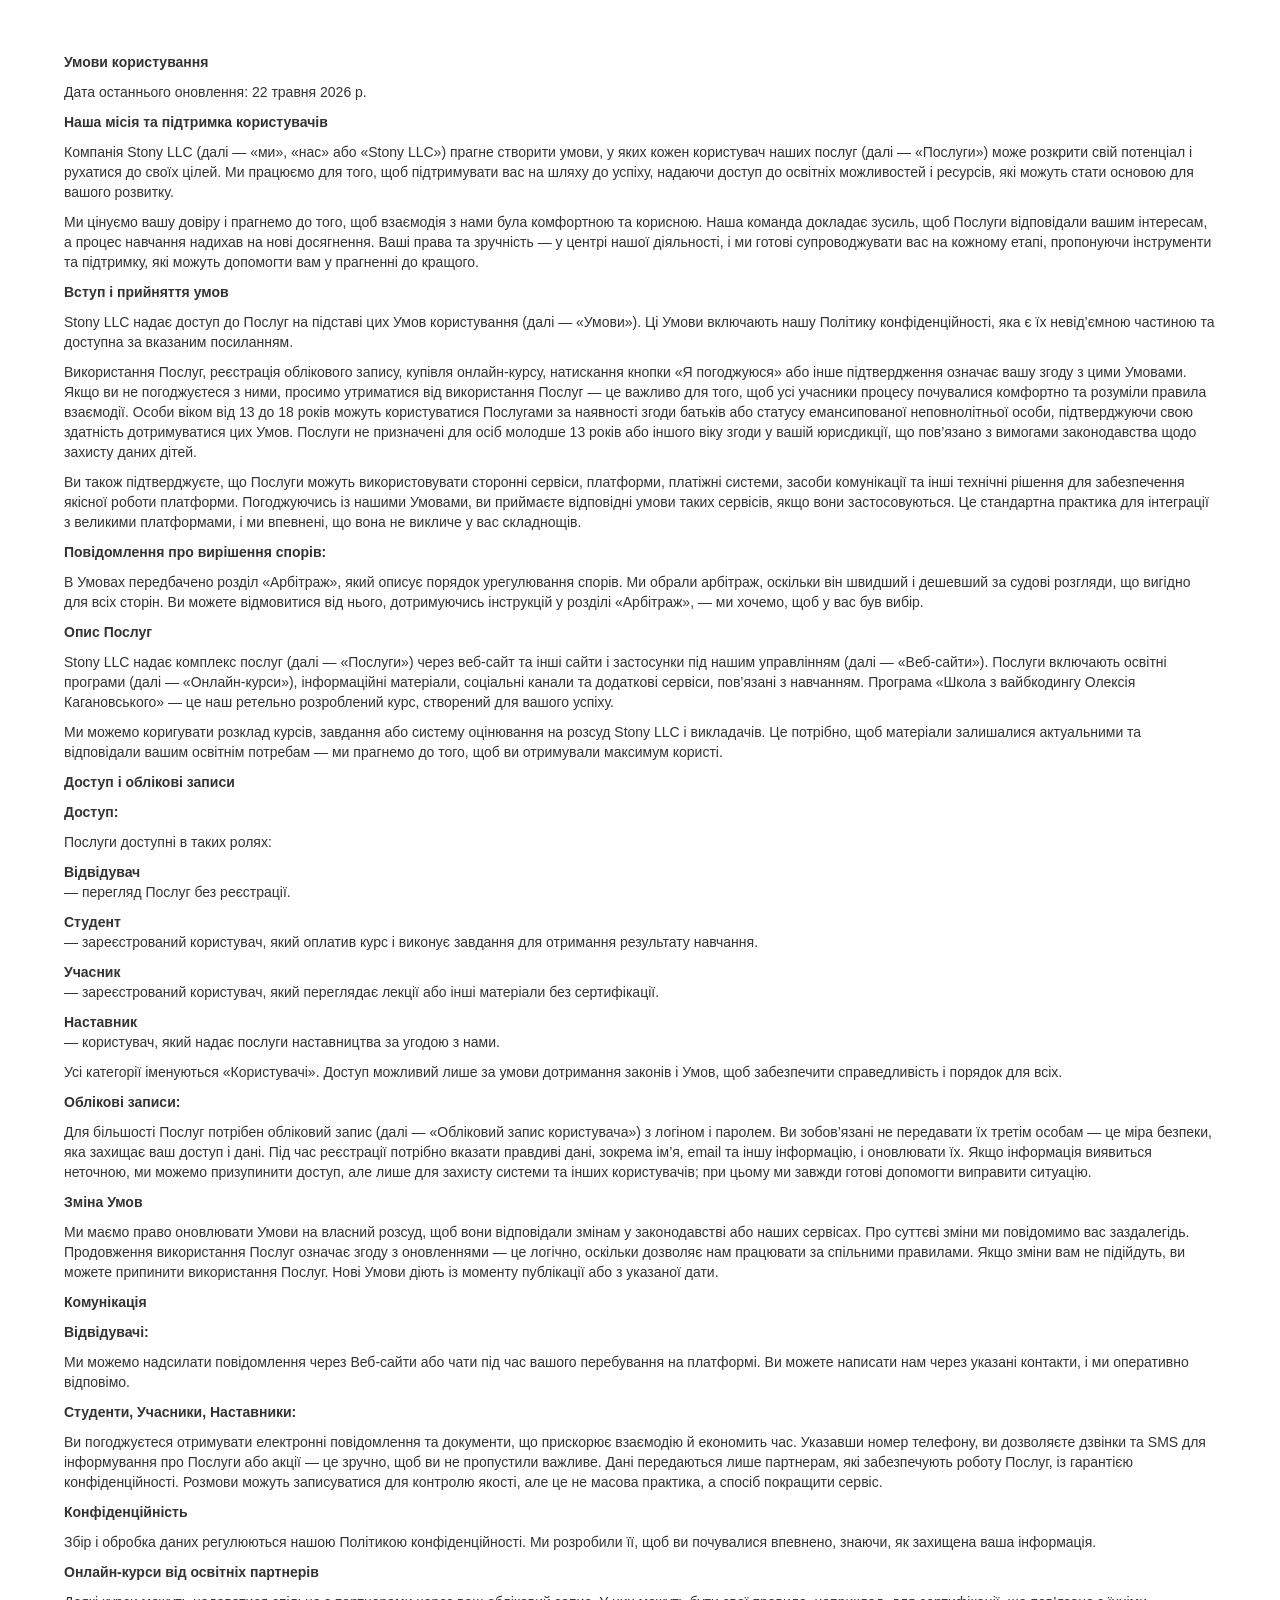
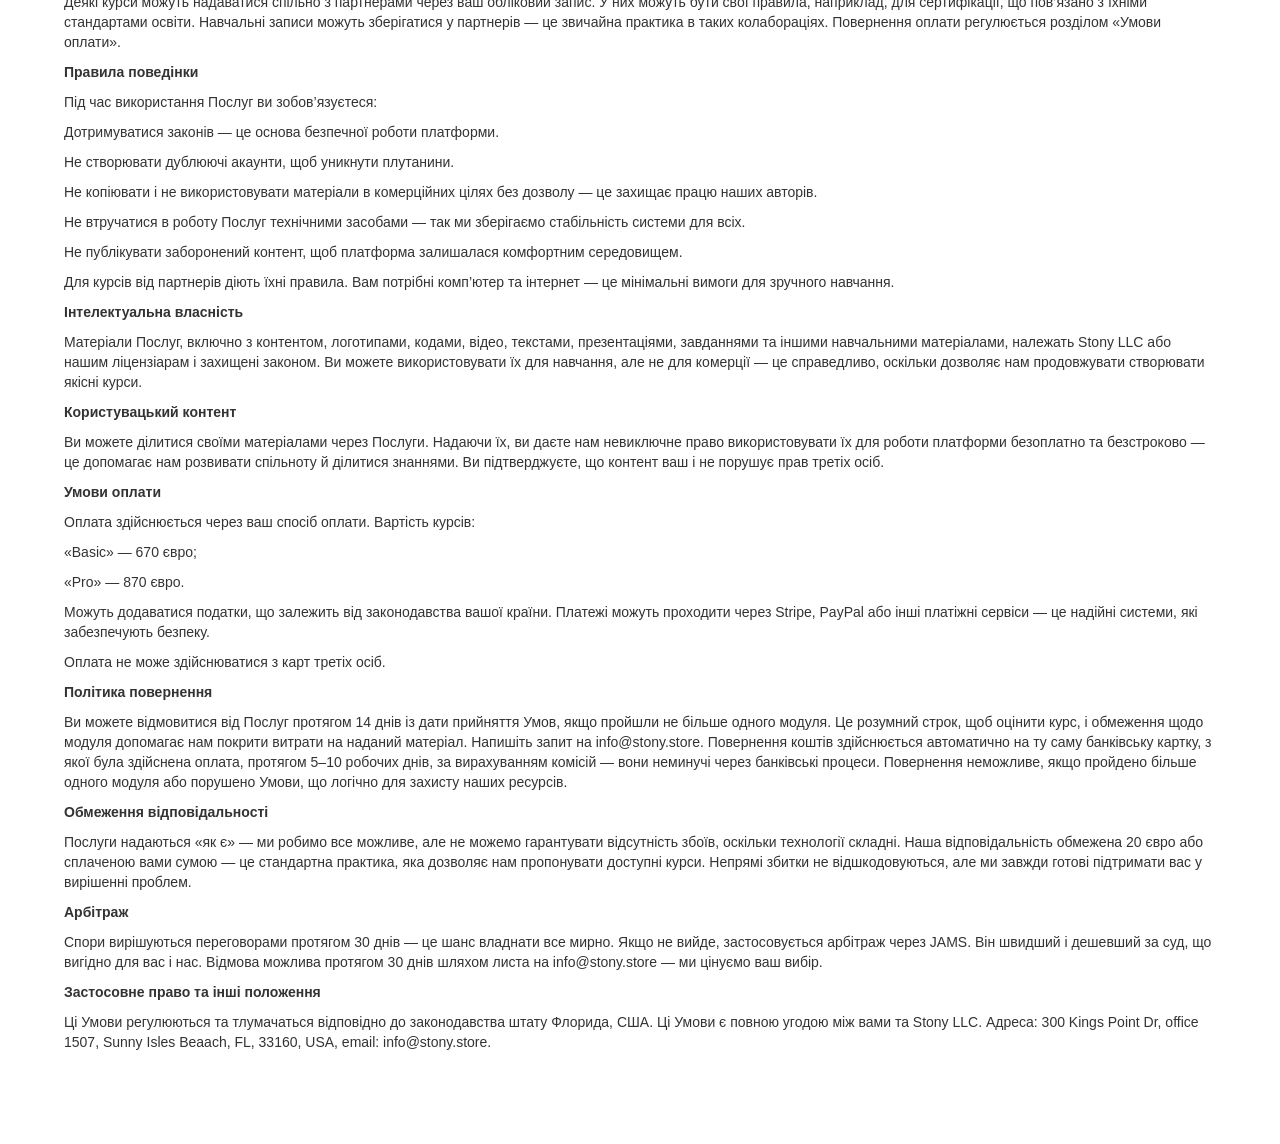
<file: public/policy-coding.html>
<!DOCTYPE html>
<html lang="ru"><head><meta charset="utf-8"/><title>policy-coding</title><meta content="policy-coding" property="og:title"/><meta content="policy-coding" name="twitter:title"/><meta content="width=device-width, initial-scale=1" name="viewport"/><link href="assets/84af104798a3bb7cbbf6.css" rel="stylesheet" type="text/css"/><link href="assets/95c69a335a58729a815a.png" media="(prefers-color-scheme: light)" rel="icon" sizes="32x32" type="image/png"/><link href="assets/95c69a335a58729a815a.png" media="(prefers-color-scheme: dark)" rel="icon" sizes="32x32" type="image/png"/><link href="assets/93791beb010942a44980.png" rel="icon" sizes="48x48" type="image/png"/><link href="assets/10b8d58172c4776a570e.png" rel="apple-touch-icon" sizes="180x180"/><link href="assets/cd2834f7ea791f01248a.png" rel="icon" sizes="192x192" type="image/png"/><link href="assets/8d1eee66d349c5e8ea7d.png" rel="icon" sizes="512x512" type="image/png"/>
<meta content="default-src 'self' data:; style-src 'self' 'unsafe-inline'; script-src 'self'; img-src 'self' data:; font-src 'self' data:; connect-src 'none'; form-action 'none'; frame-src 'none'; object-src 'none'; base-uri 'self'" http-equiv="Content-Security-Policy"/><link href="assets/fonts.css" rel="stylesheet"/><link href="local.css" rel="stylesheet"/></head><body><section class="section-1"><div class="w-richtext"><p><strong>Умови користування</strong></p><p>Дата останнього оновлення: 22 травня 2026 р.</p><p><strong>Наша місія та підтримка користувачів</strong></p><p>Компанія Stony LLC (далі — «ми», «нас» або «Stony LLC») прагне створити умови, у яких кожен користувач наших послуг (далі — «Послуги») може розкрити свій потенціал і рухатися до своїх цілей. Ми працюємо для того, щоб підтримувати вас на шляху до успіху, надаючи доступ до освітніх можливостей і ресурсів, які можуть стати основою для вашого розвитку.</p><p>Ми цінуємо вашу довіру і прагнемо до того, щоб взаємодія з нами була комфортною та корисною. Наша команда докладає зусиль, щоб Послуги відповідали вашим інтересам, а процес навчання надихав на нові досягнення. Ваші права та зручність — у центрі нашої діяльності, і ми готові супроводжувати вас на кожному етапі, пропонуючи інструменти та підтримку, які можуть допомогти вам у прагненні до кращого.</p><p><strong>Вступ і прийняття умов</strong></p><p>Stony LLC надає доступ до Послуг на підставі цих Умов користування (далі — «Умови»). Ці Умови включають нашу Політику конфіденційності, яка є їх невід’ємною частиною та доступна за вказаним посиланням.</p><p>Використання Послуг, реєстрація облікового запису, купівля онлайн-курсу, натискання кнопки «Я погоджуюся» або інше підтвердження означає вашу згоду з цими Умовами. Якщо ви не погоджуєтеся з ними, просимо утриматися від використання Послуг — це важливо для того, щоб усі учасники процесу почувалися комфортно та розуміли правила взаємодії. Особи віком від 13 до 18 років можуть користуватися Послугами за наявності згоди батьків або статусу емансипованої неповнолітньої особи, підтверджуючи свою здатність дотримуватися цих Умов. Послуги не призначені для осіб молодше 13 років або іншого віку згоди у вашій юрисдикції, що пов’язано з вимогами законодавства щодо захисту даних дітей.</p><p>Ви також підтверджуєте, що Послуги можуть використовувати сторонні сервіси, платформи, платіжні системи, засоби комунікації та інші технічні рішення для забезпечення якісної роботи платформи. Погоджуючись із нашими Умовами, ви приймаєте відповідні умови таких сервісів, якщо вони застосовуються. Це стандартна практика для інтеграції з великими платформами, і ми впевнені, що вона не викличе у вас складнощів.</p><p><strong>Повідомлення про вирішення спорів:</strong></p><p>В Умовах передбачено розділ «Арбітраж», який описує порядок урегулювання спорів. Ми обрали арбітраж, оскільки він швидший і дешевший за судові розгляди, що вигідно для всіх сторін. Ви можете відмовитися від нього, дотримуючись інструкцій у розділі «Арбітраж», — ми хочемо, щоб у вас був вибір.</p><p><strong>Опис Послуг</strong></p><p>Stony LLC надає комплекс послуг (далі — «Послуги») через веб-сайт та інші сайти і застосунки під нашим управлінням (далі — «Веб-сайти»). Послуги включають освітні програми (далі — «Онлайн-курси»), інформаційні матеріали, соціальні канали та додаткові сервіси, пов’язані з навчанням. Програма «Школа з вайбкодингу Олексія Кагановського» — це наш ретельно розроблений курс, створений для вашого успіху.</p><p>Ми можемо коригувати розклад курсів, завдання або систему оцінювання на розсуд Stony LLC і викладачів. Це потрібно, щоб матеріали залишалися актуальними та відповідали вашим освітнім потребам — ми прагнемо до того, щоб ви отримували максимум користі.</p><p><strong>Доступ і облікові записи</strong></p><p><strong>Доступ:</strong></p><p>Послуги доступні в таких ролях:</p><p><strong>Відвідувач</strong><br/>— перегляд Послуг без реєстрації.</p><p><strong>Студент</strong><br/>— зареєстрований користувач, який оплатив курс і виконує завдання для отримання результату навчання.</p><p><strong>Учасник</strong><br/>— зареєстрований користувач, який переглядає лекції або інші матеріали без сертифікації.</p><p><strong>Наставник</strong><br/>— користувач, який надає послуги наставництва за угодою з нами.</p><p>Усі категорії іменуються «Користувачі». Доступ можливий лише за умови дотримання законів і Умов, щоб забезпечити справедливість і порядок для всіх.</p><p><strong>Облікові записи:</strong></p><p>Для більшості Послуг потрібен обліковий запис (далі — «Обліковий запис користувача») з логіном і паролем. Ви зобов’язані не передавати їх третім особам — це міра безпеки, яка захищає ваш доступ і дані. Під час реєстрації потрібно вказати правдиві дані, зокрема ім’я, email та іншу інформацію, і оновлювати їх. Якщо інформація виявиться неточною, ми можемо призупинити доступ, але лише для захисту системи та інших користувачів; при цьому ми завжди готові допомогти виправити ситуацію.</p><p><strong>Зміна Умов</strong></p><p>Ми маємо право оновлювати Умови на власний розсуд, щоб вони відповідали змінам у законодавстві або наших сервісах. Про суттєві зміни ми повідомимо вас заздалегідь. Продовження використання Послуг означає згоду з оновленнями — це логічно, оскільки дозволяє нам працювати за спільними правилами. Якщо зміни вам не підійдуть, ви можете припинити використання Послуг. Нові Умови діють із моменту публікації або з указаної дати.</p><p><strong>Комунікація</strong></p><p><strong>Відвідувачі:</strong></p><p>Ми можемо надсилати повідомлення через Веб-сайти або чати під час вашого перебування на платформі. Ви можете написати нам через указані контакти, і ми оперативно відповімо.</p><p><strong>Студенти, Учасники, Наставники:</strong></p><p>Ви погоджуєтеся отримувати електронні повідомлення та документи, що прискорює взаємодію й економить час. Указавши номер телефону, ви дозволяєте дзвінки та SMS для інформування про Послуги або акції — це зручно, щоб ви не пропустили важливе. Дані передаються лише партнерам, які забезпечують роботу Послуг, із гарантією конфіденційності. Розмови можуть записуватися для контролю якості, але це не масова практика, а спосіб покращити сервіс.</p><p><strong>Конфіденційність</strong></p><p>Збір і обробка даних регулюються нашою Політикою конфіденційності. Ми розробили її, щоб ви почувалися впевнено, знаючи, як захищена ваша інформація.</p><p><strong>Онлайн-курси від освітніх партнерів</strong></p><p>Деякі курси можуть надаватися спільно з партнерами через ваш обліковий запис. У них можуть бути свої правила, наприклад, для сертифікації, що пов’язано з їхніми стандартами освіти. Навчальні записи можуть зберігатися у партнерів — це звичайна практика в таких колабораціях. Повернення оплати регулюється розділом «Умови оплати».</p><p><strong>Правила поведінки</strong></p><p>Під час використання Послуг ви зобов’язуєтеся:</p><p>Дотримуватися законів — це основа безпечної роботи платформи.</p><p>Не створювати дублюючі акаунти, щоб уникнути плутанини.</p><p>Не копіювати і не використовувати матеріали в комерційних цілях без дозволу — це захищає працю наших авторів.</p><p>Не втручатися в роботу Послуг технічними засобами — так ми зберігаємо стабільність системи для всіх.</p><p>Не публікувати заборонений контент, щоб платформа залишалася комфортним середовищем.</p><p>Для курсів від партнерів діють їхні правила. Вам потрібні комп’ютер та інтернет — це мінімальні вимоги для зручного навчання.</p><p><strong>Інтелектуальна власність</strong></p><p>Матеріали Послуг, включно з контентом, логотипами, кодами, відео, текстами, презентаціями, завданнями та іншими навчальними матеріалами, належать Stony LLC або нашим ліцензіарам і захищені законом. Ви можете використовувати їх для навчання, але не для комерції — це справедливо, оскільки дозволяє нам продовжувати створювати якісні курси.</p><p><strong>Користувацький контент</strong></p><p>Ви можете ділитися своїми матеріалами через Послуги. Надаючи їх, ви даєте нам невиключне право використовувати їх для роботи платформи безоплатно та безстроково — це допомагає нам розвивати спільноту й ділитися знаннями. Ви підтверджуєте, що контент ваш і не порушує прав третіх осіб.</p><p><strong>Умови оплати</strong></p><p>Оплата здійснюється через ваш спосіб оплати. Вартість курсів:</p><p>«Basic» — 670 євро;</p><p>«Pro» — 870 євро.</p><p>Можуть додаватися податки, що залежить від законодавства вашої країни. Платежі можуть проходити через Stripe, PayPal або інші платіжні сервіси — це надійні системи, які забезпечують безпеку.</p><p>Оплата не може здійснюватися з карт третіх осіб.</p><p><strong>Політика повернення</strong></p><p>Ви можете відмовитися від Послуг протягом 14 днів із дати прийняття Умов, якщо пройшли не більше одного модуля. Це розумний строк, щоб оцінити курс, і обмеження щодо модуля допомагає нам покрити витрати на наданий матеріал. Напишіть запит на info@stony.store. Повернення коштів здійснюється автоматично на ту саму банківську картку, з якої була здійснена оплата, протягом 5–10 робочих днів, за вирахуванням комісій — вони неминучі через банківські процеси. Повернення неможливе, якщо пройдено більше одного модуля або порушено Умови, що логічно для захисту наших ресурсів.</p><p><strong>Обмеження відповідальності</strong></p><p>Послуги надаються «як є» — ми робимо все можливе, але не можемо гарантувати відсутність збоїв, оскільки технології складні. Наша відповідальність обмежена 20 євро або сплаченою вами сумою — це стандартна практика, яка дозволяє нам пропонувати доступні курси. Непрямі збитки не відшкодовуються, але ми завжди готові підтримати вас у вирішенні проблем.</p><p><strong>Арбітраж</strong></p><p>Спори вирішуються переговорами протягом 30 днів — це шанс владнати все мирно. Якщо не вийде, застосовується арбітраж через JAMS. Він швидший і дешевший за суд, що вигідно для вас і нас. Відмова можлива протягом 30 днів шляхом листа на info@stony.store — ми цінуємо ваш вибір.</p><p><strong>Застосовне право та інші положення</strong></p><p>Ці Умови регулюються та тлумачаться відповідно до законодавства штату Флорида, США. Ці Умови є повною угодою між вами та Stony LLC. Адреса: 300 Kings Point Dr, office 1507, Sunny Isles Beaach, FL, 33160, USA, email: info@stony.store.</p><p>‍</p></div></section>



<style>
   .iti__country-list{
    color: black;
  }</style>
</body></html>
</file>
<file: public/assets/84af104798a3bb7cbbf6.css>
html {
  -webkit-text-size-adjust: 100%;
  -ms-text-size-adjust: 100%;
  font-family: sans-serif;
}

body {
  margin: 0;
}

article, aside, details, figcaption, figure, footer, header, hgroup, main, menu, nav, section, summary {
  display: block;
}

audio, canvas, progress, video {
  vertical-align: baseline;
  display: inline-block;
}

audio:not([controls]) {
  height: 0;
  display: none;
}

[hidden], template {
  display: none;
}

a {
  background-color: #0000;
}

a:active, a:hover {
  outline: 0;
}

abbr[title] {
  border-bottom: 1px dotted;
}

b, strong {
  font-weight: bold;
}

dfn {
  font-style: italic;
}

h1 {
  margin: .67em 0;
  font-size: 2em;
}

mark {
  color: #000;
  background: #ff0;
}

small {
  font-size: 80%;
}

sub, sup {
  vertical-align: baseline;
  font-size: 75%;
  line-height: 0;
  position: relative;
}

sup {
  top: -.5em;
}

sub {
  bottom: -.25em;
}

img {
  border: 0;
}

svg:not(:root) {
  overflow: hidden;
}

hr {
  box-sizing: content-box;
  height: 0;
}

pre {
  overflow: auto;
}

code, kbd, pre, samp {
  font-family: monospace;
  font-size: 1em;
}

button, input, optgroup, select, textarea {
  color: inherit;
  font: inherit;
  margin: 0;
}

button {
  overflow: visible;
}

button, select {
  text-transform: none;
}

button, html input[type="button"], input[type="reset"] {
  -webkit-appearance: button;
  cursor: pointer;
}

button[disabled], html input[disabled] {
  cursor: default;
}

button::-moz-focus-inner, input::-moz-focus-inner {
  border: 0;
  padding: 0;
}

input {
  line-height: normal;
}

input[type="checkbox"], input[type="radio"] {
  box-sizing: border-box;
  padding: 0;
}

input[type="number"]::-webkit-inner-spin-button, input[type="number"]::-webkit-outer-spin-button {
  height: auto;
}

input[type="search"] {
  -webkit-appearance: none;
}

input[type="search"]::-webkit-search-cancel-button, input[type="search"]::-webkit-search-decoration {
  -webkit-appearance: none;
}

legend {
  border: 0;
  padding: 0;
}

textarea {
  overflow: auto;
}

optgroup {
  font-weight: bold;
}

table {
  border-collapse: collapse;
  border-spacing: 0;
}

td, th {
  padding: 0;
}

@font-face {
  font-family: webflow-icons;
  src: url("[data-uri]") format("truetype");
  font-weight: normal;
  font-style: normal;
}

[class^="w-icon-"], [class*=" w-icon-"] {
  speak: none;
  font-variant: normal;
  text-transform: none;
  -webkit-font-smoothing: antialiased;
  -moz-osx-font-smoothing: grayscale;
  font-style: normal;
  font-weight: normal;
  line-height: 1;
  font-family: webflow-icons !important;
}

.w-icon-slider-right:before {
  content: "";
}

.w-icon-slider-left:before {
  content: "";
}

.w-icon-nav-menu:before {
  content: "";
}

.w-icon-arrow-down:before, .w-icon-dropdown-toggle:before {
  content: "";
}

.w-icon-file-upload-remove:before {
  content: "";
}

.w-icon-file-upload-icon:before {
  content: "";
}

* {
  box-sizing: border-box;
}

html {
  height: 100%;
}

body {
  color: #333;
  background-color: #fff;
  min-height: 100%;
  margin: 0;
  font-family: Arial, sans-serif;
  font-size: 14px;
  line-height: 20px;
}

img {
  vertical-align: middle;
  max-width: 100%;
  display: inline-block;
}

html.w-mod-touch * {
  background-attachment: scroll !important;
}

.w-block {
  display: block;
}

.w-inline-block {
  max-width: 100%;
  display: inline-block;
}

.w-clearfix:before, .w-clearfix:after {
  content: " ";
  grid-area: 1 / 1 / 2 / 2;
  display: table;
}

.w-clearfix:after {
  clear: both;
}

.w-hidden {
  display: none;
}

.w-button {
  color: #fff;
  line-height: inherit;
  cursor: pointer;
  background-color: #3898ec;
  border: 0;
  border-radius: 0;
  padding: 9px 15px;
  text-decoration: none;
  display: inline-block;
}

input.w-button {
  -webkit-appearance: button;
}

:where(button.w-popover-trigger) {
  color: inherit;
  cursor: pointer;
  font: inherit;
  line-height: inherit;
  text-align: inherit;
  -webkit-text-decoration: inherit;
  text-decoration: inherit;
  background-color: #0000;
  border: 0;
  margin: 0;
  padding: 0;
}

.w-popover {
  position-anchor: none;
}

.w-popover[popover]:not(:popover-open) {
  display: none;
}

html[data-w-dynpage] [data-w-cloak] {
  color: #0000 !important;
}

.w-code-block {
  margin: unset;
}

pre.w-code-block code {
  all: inherit;
}

pre.w-code-block code > span {
  display: block !important;
}

.w-optimization {
  display: contents;
}

.w-webflow-badge, .w-webflow-badge > img {
  box-sizing: unset;
  width: unset;
  height: unset;
  max-height: unset;
  max-width: unset;
  min-height: unset;
  min-width: unset;
  margin: unset;
  padding: unset;
  float: unset;
  clear: unset;
  border: unset;
  border-radius: unset;
  background: unset;
  background-image: unset;
  background-position: unset;
  background-size: unset;
  background-repeat: unset;
  background-origin: unset;
  background-clip: unset;
  background-attachment: unset;
  background-color: unset;
  box-shadow: unset;
  transform: unset;
  direction: unset;
  font-family: unset;
  font-weight: unset;
  color: unset;
  font-size: unset;
  line-height: unset;
  font-style: unset;
  font-variant: unset;
  text-align: unset;
  letter-spacing: unset;
  -webkit-text-decoration: unset;
  text-decoration: unset;
  text-indent: unset;
  text-transform: unset;
  list-style-type: unset;
  text-shadow: unset;
  vertical-align: unset;
  cursor: unset;
  white-space: unset;
  word-break: unset;
  word-spacing: unset;
  word-wrap: unset;
  transition: unset;
}

.w-webflow-badge {
  white-space: nowrap;
  cursor: pointer;
  box-shadow: 0 0 0 1px #0000001a, 0 1px 3px #0000001a;
  visibility: visible !important;
  opacity: 1 !important;
  z-index: 2147483647 !important;
  color: #aaadb0 !important;
  width: auto !important;
  height: auto !important;
  overflow: unset !important;
  background-color: #fff !important;
  border-radius: 3px !important;
  margin: 0 !important;
  padding: 6px !important;
  font-size: 12px !important;
  line-height: 14px !important;
  text-decoration: none !important;
  display: inline-block !important;
  position: fixed !important;
  inset: auto 12px 12px auto !important;
  transform: none !important;
}

.w-webflow-badge > img {
  position: unset;
  visibility: unset !important;
  opacity: 1 !important;
  vertical-align: middle !important;
  display: inline-block !important;
}

h1, h2, h3, h4, h5, h6 {
  margin-bottom: 10px;
  font-weight: bold;
}

h1 {
  margin-top: 20px;
  font-size: 38px;
  line-height: 44px;
}

h2 {
  margin-top: 20px;
  font-size: 32px;
  line-height: 36px;
}

h3 {
  margin-top: 20px;
  font-size: 24px;
  line-height: 30px;
}

h4 {
  margin-top: 10px;
  font-size: 18px;
  line-height: 24px;
}

h5 {
  margin-top: 10px;
  font-size: 14px;
  line-height: 20px;
}

h6 {
  margin-top: 10px;
  font-size: 12px;
  line-height: 18px;
}

p {
  margin-top: 0;
  margin-bottom: 10px;
}

blockquote {
  border-left: 5px solid #e2e2e2;
  margin: 0 0 10px;
  padding: 10px 20px;
  font-size: 18px;
  line-height: 22px;
}

figure {
  margin: 0 0 10px;
}

figcaption {
  text-align: center;
  margin-top: 5px;
}

ul, ol {
  margin-top: 0;
  margin-bottom: 10px;
  padding-left: 40px;
}

.w-list-unstyled {
  padding-left: 0;
  list-style: none;
}

.w-embed:before, .w-embed:after {
  content: " ";
  grid-area: 1 / 1 / 2 / 2;
  display: table;
}

.w-embed:after {
  clear: both;
}

.w-video {
  width: 100%;
  padding: 0;
  position: relative;
}

.w-video iframe, .w-video object, .w-video embed {
  border: none;
  width: 100%;
  height: 100%;
  position: absolute;
  top: 0;
  left: 0;
}

fieldset {
  border: 0;
  margin: 0;
  padding: 0;
}

button, [type="button"], [type="reset"] {
  cursor: pointer;
  -webkit-appearance: button;
  border: 0;
}

.w-form {
  margin: 0 0 15px;
}

.w-form-done {
  text-align: center;
  background-color: #ddd;
  padding: 20px;
  display: none;
}

.w-form-fail {
  background-color: #ffdede;
  margin-top: 10px;
  padding: 10px;
  display: none;
}

label {
  margin-bottom: 5px;
  font-weight: bold;
  display: block;
}

.w-input, .w-select {
  color: #333;
  vertical-align: middle;
  background-color: #fff;
  border: 1px solid #ccc;
  width: 100%;
  height: 38px;
  margin-bottom: 10px;
  padding: 8px 12px;
  font-size: 14px;
  line-height: 1.42857;
  display: block;
}

.w-input::placeholder, .w-select::placeholder {
  color: #999;
}

.w-input:focus, .w-select:focus {
  border-color: #3898ec;
  outline: 0;
}

.w-input[disabled], .w-select[disabled], .w-input[readonly], .w-select[readonly], fieldset[disabled] .w-input, fieldset[disabled] .w-select {
  cursor: not-allowed;
}

.w-input[disabled]:not(.w-input-disabled), .w-select[disabled]:not(.w-input-disabled), .w-input[readonly], .w-select[readonly], fieldset[disabled]:not(.w-input-disabled) .w-input, fieldset[disabled]:not(.w-input-disabled) .w-select {
  background-color: #eee;
}

textarea.w-input, textarea.w-select {
  height: auto;
}

.w-select {
  background-color: #f3f3f3;
}

.w-select[multiple] {
  height: auto;
}

.w-form-label {
  cursor: pointer;
  margin-bottom: 0;
  font-weight: normal;
  display: inline-block;
}

.w-radio {
  margin-bottom: 5px;
  padding-left: 20px;
  display: block;
}

.w-radio:before, .w-radio:after {
  content: " ";
  grid-area: 1 / 1 / 2 / 2;
  display: table;
}

.w-radio:after {
  clear: both;
}

.w-radio-input {
  float: left;
  margin: 3px 0 0 -20px;
  line-height: normal;
}

.w-file-upload {
  margin-bottom: 10px;
  display: block;
}

.w-file-upload-input {
  opacity: 0;
  z-index: -100;
  width: .1px;
  height: .1px;
  position: absolute;
  overflow: hidden;
}

.w-file-upload-default, .w-file-upload-uploading, .w-file-upload-success {
  color: #333;
  display: inline-block;
}

.w-file-upload-error {
  margin-top: 10px;
  display: block;
}

.w-file-upload-default.w-hidden, .w-file-upload-uploading.w-hidden, .w-file-upload-error.w-hidden, .w-file-upload-success.w-hidden {
  display: none;
}

.w-file-upload-uploading-btn {
  cursor: pointer;
  background-color: #fafafa;
  border: 1px solid #ccc;
  margin: 0;
  padding: 8px 12px;
  font-size: 14px;
  font-weight: normal;
  display: flex;
}

.w-file-upload-file {
  background-color: #fafafa;
  border: 1px solid #ccc;
  flex-grow: 1;
  justify-content: space-between;
  margin: 0;
  padding: 8px 9px 8px 11px;
  display: flex;
}

.w-file-upload-file-name {
  font-size: 14px;
  font-weight: normal;
  display: block;
}

.w-file-remove-link {
  cursor: pointer;
  width: auto;
  height: auto;
  margin-top: 3px;
  margin-left: 10px;
  padding: 3px;
  display: block;
}

.w-icon-file-upload-remove {
  margin: auto;
  font-size: 10px;
}

.w-file-upload-error-msg {
  color: #ea384c;
  padding: 2px 0;
  display: inline-block;
}

.w-file-upload-info {
  padding: 0 12px;
  line-height: 38px;
  display: inline-block;
}

.w-file-upload-label {
  cursor: pointer;
  background-color: #fafafa;
  border: 1px solid #ccc;
  margin: 0;
  padding: 8px 12px;
  font-size: 14px;
  font-weight: normal;
  display: inline-block;
}

.w-icon-file-upload-icon, .w-icon-file-upload-uploading {
  width: 20px;
  margin-right: 8px;
  display: inline-block;
}

.w-icon-file-upload-uploading {
  height: 20px;
}

.w-container {
  max-width: 940px;
  margin-left: auto;
  margin-right: auto;
}

.w-container:before, .w-container:after {
  content: " ";
  grid-area: 1 / 1 / 2 / 2;
  display: table;
}

.w-container:after {
  clear: both;
}

.w-container .w-row {
  margin-left: -10px;
  margin-right: -10px;
}

.w-row:before, .w-row:after {
  content: " ";
  grid-area: 1 / 1 / 2 / 2;
  display: table;
}

.w-row:after {
  clear: both;
}

.w-row .w-row {
  margin-left: 0;
  margin-right: 0;
}

.w-col {
  float: left;
  width: 100%;
  min-height: 1px;
  padding-left: 10px;
  padding-right: 10px;
  position: relative;
}

.w-col .w-col {
  padding-left: 0;
  padding-right: 0;
}

.w-col-1 {
  width: 8.33333%;
}

.w-col-2 {
  width: 16.6667%;
}

.w-col-3 {
  width: 25%;
}

.w-col-4 {
  width: 33.3333%;
}

.w-col-5 {
  width: 41.6667%;
}

.w-col-6 {
  width: 50%;
}

.w-col-7 {
  width: 58.3333%;
}

.w-col-8 {
  width: 66.6667%;
}

.w-col-9 {
  width: 75%;
}

.w-col-10 {
  width: 83.3333%;
}

.w-col-11 {
  width: 91.6667%;
}

.w-col-12 {
  width: 100%;
}

.w-hidden-main {
  display: none !important;
}

@media screen and (max-width: 991px) {
  .w-container {
    max-width: 728px;
  }

  .w-hidden-main {
    display: inherit !important;
  }

  .w-hidden-medium {
    display: none !important;
  }

  .w-col-medium-1 {
    width: 8.33333%;
  }

  .w-col-medium-2 {
    width: 16.6667%;
  }

  .w-col-medium-3 {
    width: 25%;
  }

  .w-col-medium-4 {
    width: 33.3333%;
  }

  .w-col-medium-5 {
    width: 41.6667%;
  }

  .w-col-medium-6 {
    width: 50%;
  }

  .w-col-medium-7 {
    width: 58.3333%;
  }

  .w-col-medium-8 {
    width: 66.6667%;
  }

  .w-col-medium-9 {
    width: 75%;
  }

  .w-col-medium-10 {
    width: 83.3333%;
  }

  .w-col-medium-11 {
    width: 91.6667%;
  }

  .w-col-medium-12 {
    width: 100%;
  }

  .w-col-stack {
    width: 100%;
    left: auto;
    right: auto;
  }
}

@media screen and (max-width: 767px) {
  .w-hidden-main, .w-hidden-medium {
    display: inherit !important;
  }

  .w-hidden-small {
    display: none !important;
  }

  .w-row, .w-container .w-row {
    margin-left: 0;
    margin-right: 0;
  }

  .w-col {
    width: 100%;
    left: auto;
    right: auto;
  }

  .w-col-small-1 {
    width: 8.33333%;
  }

  .w-col-small-2 {
    width: 16.6667%;
  }

  .w-col-small-3 {
    width: 25%;
  }

  .w-col-small-4 {
    width: 33.3333%;
  }

  .w-col-small-5 {
    width: 41.6667%;
  }

  .w-col-small-6 {
    width: 50%;
  }

  .w-col-small-7 {
    width: 58.3333%;
  }

  .w-col-small-8 {
    width: 66.6667%;
  }

  .w-col-small-9 {
    width: 75%;
  }

  .w-col-small-10 {
    width: 83.3333%;
  }

  .w-col-small-11 {
    width: 91.6667%;
  }

  .w-col-small-12 {
    width: 100%;
  }
}

@media screen and (max-width: 479px) {
  .w-container {
    max-width: none;
  }

  .w-hidden-main, .w-hidden-medium, .w-hidden-small {
    display: inherit !important;
  }

  .w-hidden-tiny {
    display: none !important;
  }

  .w-col {
    width: 100%;
  }

  .w-col-tiny-1 {
    width: 8.33333%;
  }

  .w-col-tiny-2 {
    width: 16.6667%;
  }

  .w-col-tiny-3 {
    width: 25%;
  }

  .w-col-tiny-4 {
    width: 33.3333%;
  }

  .w-col-tiny-5 {
    width: 41.6667%;
  }

  .w-col-tiny-6 {
    width: 50%;
  }

  .w-col-tiny-7 {
    width: 58.3333%;
  }

  .w-col-tiny-8 {
    width: 66.6667%;
  }

  .w-col-tiny-9 {
    width: 75%;
  }

  .w-col-tiny-10 {
    width: 83.3333%;
  }

  .w-col-tiny-11 {
    width: 91.6667%;
  }

  .w-col-tiny-12 {
    width: 100%;
  }
}

.w-widget {
  position: relative;
}

.w-widget-map {
  width: 100%;
  height: 400px;
}

.w-widget-map label {
  width: auto;
  display: inline;
}

.w-widget-map img {
  max-width: inherit;
}

.w-widget-map .gm-style-iw {
  text-align: center;
}

.w-widget-map .gm-style-iw > button {
  display: none !important;
}

.w-widget-twitter {
  overflow: hidden;
}

.w-widget-twitter-count-shim {
  vertical-align: top;
  text-align: center;
  background: #fff;
  border: 1px solid #758696;
  border-radius: 3px;
  width: 28px;
  height: 20px;
  display: inline-block;
  position: relative;
}

.w-widget-twitter-count-shim * {
  pointer-events: none;
  -webkit-user-select: none;
  user-select: none;
}

.w-widget-twitter-count-shim .w-widget-twitter-count-inner {
  text-align: center;
  color: #999;
  font-family: serif;
  font-size: 15px;
  line-height: 12px;
  position: relative;
}

.w-widget-twitter-count-shim .w-widget-twitter-count-clear {
  display: block;
  position: relative;
}

.w-widget-twitter-count-shim.w--large {
  width: 36px;
  height: 28px;
}

.w-widget-twitter-count-shim.w--large .w-widget-twitter-count-inner {
  font-size: 18px;
  line-height: 18px;
}

.w-widget-twitter-count-shim:not(.w--vertical) {
  margin-left: 5px;
  margin-right: 8px;
}

.w-widget-twitter-count-shim:not(.w--vertical).w--large {
  margin-left: 6px;
}

.w-widget-twitter-count-shim:not(.w--vertical):before, .w-widget-twitter-count-shim:not(.w--vertical):after {
  content: " ";
  pointer-events: none;
  border: solid #0000;
  width: 0;
  height: 0;
  position: absolute;
  top: 50%;
  left: 0;
}

.w-widget-twitter-count-shim:not(.w--vertical):before {
  border-width: 4px;
  border-color: #75869600 #5d6c7b #75869600 #75869600;
  margin-top: -4px;
  margin-left: -9px;
}

.w-widget-twitter-count-shim:not(.w--vertical).w--large:before {
  border-width: 5px;
  margin-top: -5px;
  margin-left: -10px;
}

.w-widget-twitter-count-shim:not(.w--vertical):after {
  border-width: 4px;
  border-color: #fff0 #fff #fff0 #fff0;
  margin-top: -4px;
  margin-left: -8px;
}

.w-widget-twitter-count-shim:not(.w--vertical).w--large:after {
  border-width: 5px;
  margin-top: -5px;
  margin-left: -9px;
}

.w-widget-twitter-count-shim.w--vertical {
  width: 61px;
  height: 33px;
  margin-bottom: 8px;
}

.w-widget-twitter-count-shim.w--vertical:before, .w-widget-twitter-count-shim.w--vertical:after {
  content: " ";
  pointer-events: none;
  border: solid #0000;
  width: 0;
  height: 0;
  position: absolute;
  top: 100%;
  left: 50%;
}

.w-widget-twitter-count-shim.w--vertical:before {
  border-width: 5px;
  border-color: #5d6c7b #75869600 #75869600;
  margin-left: -5px;
}

.w-widget-twitter-count-shim.w--vertical:after {
  border-width: 4px;
  border-color: #fff #fff0 #fff0;
  margin-left: -4px;
}

.w-widget-twitter-count-shim.w--vertical .w-widget-twitter-count-inner {
  font-size: 18px;
  line-height: 22px;
}

.w-widget-twitter-count-shim.w--vertical.w--large {
  width: 76px;
}

.w-background-video {
  color: #fff;
  height: 500px;
  position: relative;
  overflow: hidden;
}

.w-background-video > video {
  object-fit: cover;
  z-index: -100;
  background-position: 50%;
  background-size: cover;
  width: 100%;
  height: 100%;
  margin: auto;
  position: absolute;
  inset: -100%;
}

.w-background-video > video::-webkit-media-controls-start-playback-button {
  -webkit-appearance: none;
  display: none !important;
}

.w-background-video--control {
  background-color: #0000;
  padding: 0;
  position: absolute;
  bottom: 1em;
  right: 1em;
}

.w-background-video--control > [hidden] {
  display: none !important;
}

.w-slider {
  text-align: center;
  clear: both;
  -webkit-tap-highlight-color: #0000;
  tap-highlight-color: #0000;
  background: #ddd;
  height: 300px;
  position: relative;
}

.w-slider-mask {
  z-index: 1;
  white-space: nowrap;
  height: 100%;
  display: block;
  position: relative;
  left: 0;
  right: 0;
  overflow: hidden;
}

.w-slide {
  vertical-align: top;
  white-space: normal;
  text-align: left;
  width: 100%;
  height: 100%;
  display: inline-block;
  position: relative;
}

.w-slider-nav {
  z-index: 2;
  text-align: center;
  -webkit-tap-highlight-color: #0000;
  tap-highlight-color: #0000;
  height: 40px;
  margin: auto;
  padding-top: 10px;
  position: absolute;
  inset: auto 0 0;
}

.w-slider-nav.w-round > div {
  border-radius: 100%;
}

.w-slider-nav.w-num > div {
  width: auto;
  height: auto;
  font-size: inherit;
  line-height: inherit;
  padding: .2em .5em;
}

.w-slider-nav.w-shadow > div {
  box-shadow: 0 0 3px #3336;
}

.w-slider-nav-invert {
  color: #fff;
}

.w-slider-nav-invert > div {
  background-color: #2226;
}

.w-slider-nav-invert > div.w-active {
  background-color: #222;
}

.w-slider-dot {
  cursor: pointer;
  background-color: #fff6;
  width: 1em;
  height: 1em;
  margin: 0 3px .5em;
  transition: background-color .1s, color .1s;
  display: inline-block;
  position: relative;
}

.w-slider-dot.w-active {
  background-color: #fff;
}

.w-slider-dot:focus {
  outline: none;
  box-shadow: 0 0 0 2px #fff;
}

.w-slider-dot:focus.w-active {
  box-shadow: none;
}

.w-slider-arrow-left, .w-slider-arrow-right {
  cursor: pointer;
  color: #fff;
  -webkit-tap-highlight-color: #0000;
  tap-highlight-color: #0000;
  -webkit-user-select: none;
  user-select: none;
  width: 80px;
  margin: auto;
  font-size: 40px;
  position: absolute;
  inset: 0;
  overflow: hidden;
}

.w-slider-arrow-left [class^="w-icon-"], .w-slider-arrow-right [class^="w-icon-"], .w-slider-arrow-left [class*=" w-icon-"], .w-slider-arrow-right [class*=" w-icon-"] {
  position: absolute;
}

.w-slider-arrow-left:focus, .w-slider-arrow-right:focus {
  outline: 0;
}

.w-slider-arrow-left {
  z-index: 3;
  right: auto;
}

.w-slider-arrow-right {
  z-index: 4;
  left: auto;
}

.w-icon-slider-left, .w-icon-slider-right {
  width: 1em;
  height: 1em;
  margin: auto;
  inset: 0;
}

.w-slider-aria-label {
  clip: rect(0 0 0 0);
  border: 0;
  width: 1px;
  height: 1px;
  margin: -1px;
  padding: 0;
  position: absolute;
  overflow: hidden;
}

.w-slider-force-show {
  display: block !important;
}

.w-dropdown {
  text-align: left;
  z-index: 900;
  margin-left: auto;
  margin-right: auto;
  display: inline-block;
  position: relative;
}

.w-dropdown-btn, .w-dropdown-toggle, .w-dropdown-link {
  vertical-align: top;
  color: #222;
  text-align: left;
  white-space: nowrap;
  margin-left: auto;
  margin-right: auto;
  padding: 20px;
  text-decoration: none;
  position: relative;
}

.w-dropdown-toggle {
  -webkit-user-select: none;
  user-select: none;
  cursor: pointer;
  padding-right: 40px;
  display: inline-block;
}

.w-dropdown-toggle:focus {
  outline: 0;
}

.w-icon-dropdown-toggle {
  width: 1em;
  height: 1em;
  margin: auto 20px auto auto;
  position: absolute;
  top: 0;
  bottom: 0;
  right: 0;
}

.w-dropdown-list {
  background: #ddd;
  min-width: 100%;
  display: none;
  position: absolute;
}

.w-dropdown-list.w--open {
  display: block;
}

.w-dropdown-link {
  color: #222;
  padding: 10px 20px;
  display: block;
}

.w-dropdown-link.w--current {
  color: #0082f3;
}

.w-dropdown-link:focus {
  outline: 0;
}

.w-lightbox-backdrop {
  cursor: auto;
  letter-spacing: normal;
  text-indent: 0;
  text-shadow: none;
  text-transform: none;
  visibility: visible;
  white-space: normal;
  word-break: normal;
  word-spacing: normal;
  word-wrap: normal;
  color: #fff;
  text-align: center;
  z-index: 2000;
  opacity: 0;
  -webkit-user-select: none;
  -moz-user-select: none;
  -webkit-tap-highlight-color: transparent;
  background: #000000e6;
  outline: 0;
  font-family: Helvetica Neue, Helvetica, Ubuntu, Segoe UI, Verdana, sans-serif;
  font-size: 17px;
  font-style: normal;
  font-weight: 300;
  line-height: 1.2;
  list-style: disc;
  position: fixed;
  inset: 0;
  -webkit-transform: translate(0);
}

.w-lightbox-backdrop, .w-lightbox-container {
  -webkit-overflow-scrolling: touch;
  height: 100%;
  overflow: auto;
}

.w-lightbox-content {
  height: 100vh;
  position: relative;
  overflow: hidden;
}

.w-lightbox-view {
  opacity: 0;
  width: 100vw;
  height: 100vh;
  position: absolute;
}

.w-lightbox-view:before {
  content: "";
  height: 100vh;
}

.w-lightbox-group, .w-lightbox-group .w-lightbox-view, .w-lightbox-group .w-lightbox-view:before {
  height: 86vh;
}

.w-lightbox-frame, .w-lightbox-view:before {
  vertical-align: middle;
  display: inline-block;
}

.w-lightbox-figure {
  margin: 0;
  position: relative;
}

.w-lightbox-group .w-lightbox-figure {
  cursor: pointer;
}

.w-lightbox-img {
  width: auto;
  max-width: none;
  height: auto;
}

.w-lightbox-image {
  float: none;
  max-width: 100vw;
  max-height: 100vh;
  display: block;
}

.w-lightbox-group .w-lightbox-image {
  max-height: 86vh;
}

.w-lightbox-caption {
  text-align: left;
  text-overflow: ellipsis;
  white-space: nowrap;
  background: #0006;
  padding: .5em 1em;
  position: absolute;
  bottom: 0;
  left: 0;
  right: 0;
  overflow: hidden;
}

.w-lightbox-embed {
  width: 100%;
  height: 100%;
  position: absolute;
  inset: 0;
}

.w-lightbox-control {
  cursor: pointer;
  background-position: center;
  background-repeat: no-repeat;
  background-size: 24px;
  width: 4em;
  transition: all .3s;
  position: absolute;
  top: 0;
}

.w-lightbox-left {
  background-image: url("[data-uri]");
  display: none;
  bottom: 0;
  left: 0;
}

.w-lightbox-right {
  background-image: url("[data-uri]");
  display: none;
  bottom: 0;
  right: 0;
}

.w-lightbox-close {
  background-image: url("[data-uri]");
  background-size: 18px;
  height: 2.6em;
  right: 0;
}

.w-lightbox-strip {
  white-space: nowrap;
  padding: 0 1vh;
  line-height: 0;
  position: absolute;
  bottom: 0;
  left: 0;
  right: 0;
  overflow: auto hidden;
}

.w-lightbox-item {
  box-sizing: content-box;
  cursor: pointer;
  width: 10vh;
  padding: 2vh 1vh;
  display: inline-block;
  -webkit-transform: translate3d(0, 0, 0);
}

.w-lightbox-active {
  opacity: .3;
}

.w-lightbox-thumbnail {
  background: #222;
  height: 10vh;
  position: relative;
  overflow: hidden;
}

.w-lightbox-thumbnail-image {
  position: absolute;
  top: 0;
  left: 0;
}

.w-lightbox-thumbnail .w-lightbox-tall {
  width: 100%;
  top: 50%;
  transform: translate(0, -50%);
}

.w-lightbox-thumbnail .w-lightbox-wide {
  height: 100%;
  left: 50%;
  transform: translate(-50%);
}

.w-lightbox-spinner {
  box-sizing: border-box;
  border: 5px solid #0006;
  border-radius: 50%;
  width: 40px;
  height: 40px;
  margin-top: -20px;
  margin-left: -20px;
  animation: .8s linear infinite spin;
  position: absolute;
  top: 50%;
  left: 50%;
}

.w-lightbox-spinner:after {
  content: "";
  border: 3px solid #0000;
  border-bottom-color: #fff;
  border-radius: 50%;
  position: absolute;
  inset: -4px;
}

.w-lightbox-hide {
  display: none;
}

.w-lightbox-noscroll {
  overflow: hidden;
}

@media (min-width: 768px) {
  .w-lightbox-content {
    height: 96vh;
    margin-top: 2vh;
  }

  .w-lightbox-view, .w-lightbox-view:before {
    height: 96vh;
  }

  .w-lightbox-group, .w-lightbox-group .w-lightbox-view, .w-lightbox-group .w-lightbox-view:before {
    height: 84vh;
  }

  .w-lightbox-image {
    max-width: 96vw;
    max-height: 96vh;
  }

  .w-lightbox-group .w-lightbox-image {
    max-width: 82.3vw;
    max-height: 84vh;
  }

  .w-lightbox-left, .w-lightbox-right {
    opacity: .5;
    display: block;
  }

  .w-lightbox-close {
    opacity: .8;
  }

  .w-lightbox-control:hover {
    opacity: 1;
  }
}

.w-lightbox-inactive, .w-lightbox-inactive:hover {
  opacity: 0;
}

.w-richtext:before, .w-richtext:after {
  content: " ";
  grid-area: 1 / 1 / 2 / 2;
  display: table;
}

.w-richtext:after {
  clear: both;
}

.w-richtext[contenteditable="true"]:before, .w-richtext[contenteditable="true"]:after {
  white-space: initial;
}

.w-richtext ol, .w-richtext ul {
  overflow: hidden;
}

.w-richtext .w-richtext-figure-selected.w-richtext-figure-type-video div:after, .w-richtext .w-richtext-figure-selected[data-rt-type="video"] div:after, .w-richtext .w-richtext-figure-selected.w-richtext-figure-type-image div, .w-richtext .w-richtext-figure-selected[data-rt-type="image"] div {
  outline: 2px solid #2895f7;
}

.w-richtext figure.w-richtext-figure-type-video > div:after, .w-richtext figure[data-rt-type="video"] > div:after {
  content: "";
  display: none;
  position: absolute;
  inset: 0;
}

.w-richtext figure {
  max-width: 60%;
  position: relative;
}

.w-richtext figure > div:before {
  cursor: default !important;
}

.w-richtext figure img {
  width: 100%;
}

.w-richtext figure figcaption.w-richtext-figcaption-placeholder {
  opacity: .6;
}

.w-richtext figure div {
  color: #0000;
  font-size: 0;
}

.w-richtext figure.w-richtext-figure-type-image, .w-richtext figure[data-rt-type="image"] {
  display: table;
}

.w-richtext figure.w-richtext-figure-type-image > div, .w-richtext figure[data-rt-type="image"] > div {
  display: inline-block;
}

.w-richtext figure.w-richtext-figure-type-image > figcaption, .w-richtext figure[data-rt-type="image"] > figcaption {
  caption-side: bottom;
  display: table-caption;
}

.w-richtext figure.w-richtext-figure-type-video, .w-richtext figure[data-rt-type="video"] {
  width: 60%;
  height: 0;
}

.w-richtext figure.w-richtext-figure-type-video iframe, .w-richtext figure[data-rt-type="video"] iframe {
  width: 100%;
  height: 100%;
  position: absolute;
  top: 0;
  left: 0;
}

.w-richtext figure.w-richtext-figure-type-video > div, .w-richtext figure[data-rt-type="video"] > div {
  width: 100%;
}

.w-richtext figure.w-richtext-align-center {
  clear: both;
  margin-left: auto;
  margin-right: auto;
}

.w-richtext figure.w-richtext-align-center.w-richtext-figure-type-image > div, .w-richtext figure.w-richtext-align-center[data-rt-type="image"] > div {
  max-width: 100%;
}

.w-richtext figure.w-richtext-align-normal {
  clear: both;
}

.w-richtext figure.w-richtext-align-fullwidth {
  text-align: center;
  clear: both;
  width: 100%;
  max-width: 100%;
  margin-left: auto;
  margin-right: auto;
  display: block;
}

.w-richtext figure.w-richtext-align-fullwidth > div {
  padding-bottom: inherit;
  display: inline-block;
}

.w-richtext figure.w-richtext-align-fullwidth > figcaption {
  display: block;
}

.w-richtext figure.w-richtext-align-floatleft {
  float: left;
  clear: none;
  margin-right: 15px;
}

.w-richtext figure.w-richtext-align-floatright {
  float: right;
  clear: none;
  margin-left: 15px;
}

.w-nav {
  z-index: 1000;
  background: #ddd;
  position: relative;
}

.w-nav:before, .w-nav:after {
  content: " ";
  grid-area: 1 / 1 / 2 / 2;
  display: table;
}

.w-nav:after {
  clear: both;
}

.w-nav-brand {
  float: left;
  color: #333;
  text-decoration: none;
  position: relative;
}

.w-nav-link {
  vertical-align: top;
  color: #222;
  text-align: left;
  margin-left: auto;
  margin-right: auto;
  padding: 20px;
  text-decoration: none;
  display: inline-block;
  position: relative;
}

.w-nav-link.w--current {
  color: #0082f3;
}

.w-nav-menu {
  float: right;
  position: relative;
}

[data-nav-menu-open] {
  text-align: center;
  background: #c8c8c8;
  min-width: 200px;
  position: absolute;
  top: 100%;
  left: 0;
  right: 0;
  overflow: visible;
  display: block !important;
}

.w--nav-link-open {
  display: block;
  position: relative;
}

.w-nav-overlay {
  width: 100%;
  display: none;
  position: absolute;
  top: 100%;
  left: 0;
  right: 0;
  overflow: hidden;
}

.w-nav-overlay [data-nav-menu-open] {
  top: 0;
}

.w-nav[data-animation="over-left"] .w-nav-overlay {
  width: auto;
}

.w-nav[data-animation="over-left"] .w-nav-overlay, .w-nav[data-animation="over-left"] [data-nav-menu-open] {
  z-index: 1;
  top: 0;
  right: auto;
}

.w-nav[data-animation="over-right"] .w-nav-overlay {
  width: auto;
}

.w-nav[data-animation="over-right"] .w-nav-overlay, .w-nav[data-animation="over-right"] [data-nav-menu-open] {
  z-index: 1;
  top: 0;
  left: auto;
}

.w-nav-button {
  float: right;
  cursor: pointer;
  -webkit-tap-highlight-color: #0000;
  tap-highlight-color: #0000;
  -webkit-user-select: none;
  user-select: none;
  padding: 18px;
  font-size: 24px;
  display: none;
  position: relative;
}

.w-nav-button:focus {
  outline: 0;
}

.w-nav-button.w--open {
  color: #fff;
  background-color: #c8c8c8;
}

.w-nav[data-collapse="all"] .w-nav-menu {
  display: none;
}

.w-nav[data-collapse="all"] .w-nav-button, .w--nav-dropdown-open, .w--nav-dropdown-toggle-open {
  display: block;
}

.w--nav-dropdown-list-open {
  position: static;
}

@media screen and (max-width: 991px) {
  .w-nav[data-collapse="medium"] .w-nav-menu {
    display: none;
  }

  .w-nav[data-collapse="medium"] .w-nav-button {
    display: block;
  }
}

@media screen and (max-width: 767px) {
  .w-nav[data-collapse="small"] .w-nav-menu {
    display: none;
  }

  .w-nav[data-collapse="small"] .w-nav-button {
    display: block;
  }

  .w-nav-brand {
    padding-left: 10px;
  }
}

@media screen and (max-width: 479px) {
  .w-nav[data-collapse="tiny"] .w-nav-menu {
    display: none;
  }

  .w-nav[data-collapse="tiny"] .w-nav-button {
    display: block;
  }
}

.w-tabs {
  position: relative;
}

.w-tabs:before, .w-tabs:after {
  content: " ";
  grid-area: 1 / 1 / 2 / 2;
  display: table;
}

.w-tabs:after {
  clear: both;
}

.w-tab-menu {
  position: relative;
}

.w-tab-link {
  vertical-align: top;
  text-align: left;
  cursor: pointer;
  color: #222;
  background-color: #ddd;
  padding: 9px 30px;
  text-decoration: none;
  display: inline-block;
  position: relative;
}

.w-tab-link.w--current {
  background-color: #c8c8c8;
}

.w-tab-link:focus {
  outline: 0;
}

.w-tab-content {
  display: block;
  position: relative;
  overflow: hidden;
}

.w-tab-pane {
  display: none;
  position: relative;
}

.w--tab-active {
  display: block;
}

@media screen and (max-width: 479px) {
  .w-tab-link {
    display: block;
  }
}

.w-ix-emptyfix:after {
  content: "";
}

@keyframes spin {
  0% {
    transform: rotate(0);
  }

  100% {
    transform: rotate(360deg);
  }
}

.w-dyn-empty {
  background-color: #ddd;
  padding: 10px;
}

.w-dyn-hide, .w-dyn-bind-empty, .w-condition-invisible {
  display: none !important;
}

.wf-layout-layout {
  display: grid;
}

.w-layout-grid {
  grid-row-gap: 16px;
  grid-column-gap: 16px;
  grid-template-rows: auto auto;
  grid-template-columns: 1fr 1fr;
  grid-auto-columns: 1fr;
  display: grid;
}

@font-face {
  font-family: Intertight;
  src: url("551788bfcdc8182fa76e.ttf") format("truetype");
  font-weight: 400;
  font-style: normal;
  font-display: swap;
}

@font-face {
  font-family: Sofiasansextracondensed;
  src: url("7283451db83982c66ef5.ttf") format("truetype");
  font-weight: 600;
  font-style: normal;
  font-display: swap;
}

@font-face {
  font-family: Intertight;
  src: url("b3b22823cbfd06c904b0.ttf") format("truetype");
  font-weight: 700;
  font-style: normal;
  font-display: swap;
}

@font-face {
  font-family: Unbounded;
  src: url("8c284fff6e7fbfe8cff6.ttf") format("truetype");
  font-weight: 900;
  font-style: normal;
  font-display: swap;
}

@font-face {
  font-family: Gilroy;
  src: url("3d38af0d0d7c3d42ef62.ttf") format("truetype");
  font-weight: 400;
  font-style: normal;
  font-display: swap;
}

@font-face {
  font-family: Gilroy;
  src: url("0ed17cc14ecdae8ba4a0.ttf") format("truetype");
  font-weight: 700;
  font-style: normal;
  font-display: swap;
}

:root {
  --white: #fff;
  --green: #5381ec;
  --black: #000;
  --orange: #ff7419;
  --f9f500: yellow;
  --text-primary: var(--color-light);
  --color-light: #f4f5f0;
  --color-moss: #748352;
  --color-fores: #495b25;
  --bg-main: var(--color-forest);
  --bg-gradient-radial: radial-gradient(circle, var(--color-moss) 0%, var(--color-forest) 100%);
  --text-accent: var(--color-moss);
  --text-on-gradient: white;
}

.w-form-formradioinput--inputType-custom {
  border: 1px solid #ccc;
  border-radius: 50%;
  width: 12px;
  height: 12px;
}

.w-form-formradioinput--inputType-custom.w--redirected-focus {
  box-shadow: 0 0 3px 1px #3898ec;
}

.w-form-formradioinput--inputType-custom.w--redirected-checked {
  border-width: 4px;
  border-color: #3898ec;
}

.w-checkbox {
  margin-bottom: 5px;
  padding-left: 20px;
  display: block;
}

.w-checkbox:before {
  content: " ";
  grid-area: 1 / 1 / 2 / 2;
  display: table;
}

.w-checkbox:after {
  content: " ";
  clear: both;
  grid-area: 1 / 1 / 2 / 2;
  display: table;
}

.w-checkbox-input {
  float: left;
  margin: 4px 0 0 -20px;
  line-height: normal;
}

.w-checkbox-input--inputType-custom {
  border: 1px solid #ccc;
  border-radius: 2px;
  width: 12px;
  height: 12px;
}

.w-checkbox-input--inputType-custom.w--redirected-checked {
  background-color: #3898ec;
  background-image: url("5ff0c03f9b15de6e506d.svg");
  background-position: 50%;
  background-repeat: no-repeat;
  background-size: cover;
  border-color: #3898ec;
}

.w-checkbox-input--inputType-custom.w--redirected-focus {
  box-shadow: 0 0 3px 1px #3898ec;
}

.t-25 {
  font-size: 20px;
  line-height: 100%;
}

.t-25.unb {
  text-transform: uppercase;
  font-family: Unbounded, Arial, sans-serif;
  font-size: 25px;
  font-weight: 700;
  line-height: 140%;
}

.rect-wrp-ben {
  grid-column-gap: 4px;
  grid-row-gap: 4px;
  width: 100%;
  color: var(--white);
  background-color: #ff7419;
  border-radius: 24px;
  flex-flow: column;
  justify-content: flex-start;
  align-items: center;
  padding: 16px;
  font-weight: 700;
  display: flex;
}

.rect-wrp-ben.live {
  background-color: var(--green);
}

.rect-wrp-ben.live.gr-primary.dark {
  grid-column-gap: 0px;
  grid-row-gap: 0px;
  color: var(--black);
  text-align: center;
  padding-top: 6px;
  padding-bottom: 4px;
}

.rect-wrp-ben.live.gr-primary.dark.min-1 {
  grid-column-gap: 8px;
  grid-row-gap: 8px;
  width: 90%;
  padding-top: 12px;
  padding-bottom: 12px;
}

.linefooter {
  display: none;
}

.linefooter.desktop {
  margin-bottom: 0;
  display: block;
}

.timer-wrp {
  grid-column-gap: 8px;
  grid-row-gap: 8px;
  justify-content: center;
  align-items: center;
  display: flex;
}

.organic_text-shopify {
  grid-column-gap: .7vw;
  grid-row-gap: .7vw;
  text-align: left;
  flex-flow: column;
  grid-template-rows: auto auto;
  grid-template-columns: 1fr 1fr;
  grid-auto-columns: 1fr;
  justify-content: flex-start;
  align-items: flex-start;
  display: flex;
}

.container-n {
  grid-column-gap: 12px;
  grid-row-gap: 12px;
  text-align: center;
  flex-flow: column;
  justify-content: flex-start;
  align-items: center;
  width: 100%;
  margin-top: 0;
  margin-bottom: 0;
  display: flex;
}

.container-n.n-gap {
  grid-column-gap: 0px;
  grid-row-gap: 0px;
  margin-top: 0;
  margin-bottom: 0;
}

.container-n.f {
  grid-column-gap: 8px;
  grid-row-gap: 8px;
  margin-top: 0;
}

.container-n.f.rel {
  position: relative;
}

.container-n.f.rel.top-m {
  padding-top: 1em;
}

.container-n.pad {
  padding: 36px 24px 12px;
}

.container-n.pad.rel {
  justify-content: center;
  align-items: center;
  position: relative;
}

.container-n.pad-16 {
  padding-left: 16px;
  padding-right: 16px;
}

.container-n.wrp-l {
  margin-top: 1.5em;
  margin-bottom: 1.5em;
}

.ben-pl {
  grid-column-gap: 12px;
  grid-row-gap: 12px;
  justify-content: center;
  align-items: stretch;
  height: auto;
  margin-bottom: 12px;
  padding-left: 0;
  padding-right: 0;
  display: flex;
  position: absolute;
  inset: auto 0% -22%;
}

.ben-pl.st {
  position: static;
}

.card-about-m {
  background-color: #ff7419;
  border-radius: 100px;
  padding: 16px;
  position: relative;
}

.card-about-m.w {
  color: var(--black);
  text-align: left;
  background-color: #b8b8b833;
  border: 1px solid #ff7419;
  border-radius: 12px;
  margin-top: 0;
}

.card-about-m.w.top {
  grid-column-gap: 12px;
  grid-row-gap: 12px;
  color: #000;
  border-style: none;
  flex-flow: column;
  margin-top: 42px;
  display: flex;
}

.card-about-m.w.top.reverse {
  background-color: var(--orange);
  color: var(--white);
  margin-top: 0;
}

.card-about-m.w.top.reverse.live {
  background-color: var(--green);
}

.card-about-m.w.top.bg-2 {
  background-image: linear-gradient(#ffffff80, #ffffff80), url("6f5ce5ae50aeff61327f.avif");
  background-position: 0 0, 100% 100%;
  background-repeat: repeat, no-repeat;
  background-size: auto, 70%;
  margin-top: 110px;
  font-weight: 400;
}

.card-about-m.w.top.bg-3 {
  background-image: linear-gradient(to bottom, var(--green), var(--green)), url("6f5ce5ae50aeff61327f.avif");
  color: var(--white);
  background-position: 0 0, 100% 100%;
  background-repeat: repeat, no-repeat;
  background-size: auto, 70%;
  margin-top: 110px;
  font-weight: 400;
}

.input {
  border-radius: 12px;
  width: 100%;
  margin-bottom: 0;
  margin-left: auto;
  margin-right: auto;
}

.input.marge {
  width: 95%;
  margin-top: 12px;
  margin-bottom: 12px;
}

.input.marge.top {
  margin-top: -10px;
}

.input.low {
  width: 95%;
}

.footer-n {
  grid-column-gap: 12px;
  grid-row-gap: 12px;
  text-align: center;
  border: 1px solid #ffffff4d;
  border-radius: 12px;
  flex-flow: row;
  grid-template: "Area Area"
                 ". ."
                 "Area-2 Area-2"
                 / 1fr 1fr;
  grid-auto-columns: 1fr;
  justify-content: space-between;
  align-items: flex-end;
  padding: 16px 32px;
  display: flex;
}

.footer-n.n {
  border-style: none;
  flex-flow: column;
  justify-content: space-between;
  align-items: center;
  width: 100%;
}

.footer-n.n.wht {
  background-color: #fff;
}

.footer-n.n.wht.bot {
  padding-bottom: 5em;
}

.footer-n.live {
  background-color: var(--green);
}

.organic_bot-text {
  grid-column-gap: 2.986vw;
  grid-row-gap: 2.986vw;
  background-color: #212121;
  border: .069vw solid #ffffff80;
  border-radius: 1.042vw;
  justify-content: flex-start;
  align-items: center;
  width: 55.139vw;
  height: 12.639vw;
  padding: 1.736vw 2.014vw 1.736vw 2.917vw;
  display: flex;
}

.organic_bot-text.auto {
  width: auto;
  height: auto;
  color: var(--white);
  background-color: #ff7419;
  flex-flow: column;
  padding-left: 2vw;
  padding-right: 2vw;
}

.organic_bot-text.auto.live {
  background-color: var(--green);
}

.who-t-content {
  grid-column-gap: 12px;
  grid-row-gap: 12px;
  text-align: left;
  flex-flow: column;
  justify-content: center;
  align-items: flex-start;
  display: flex;
}

.form-8 {
  grid-column-gap: 8px;
  grid-row-gap: 8px;
  flex-flow: column;
  display: flex;
}

.wrp-t-pl-n {
  text-align: center;
  flex-flow: column;
  justify-content: flex-start;
  align-items: center;
  display: flex;
}

.wrp-t-pl-n.gap {
  grid-column-gap: 12px;
  grid-row-gap: 12px;
}

.section-1 {
  justify-content: center;
  align-items: center;
  max-width: none;
  margin-top: 0;
  margin-left: auto;
  margin-right: auto;
  padding: 52px 64px;
  display: flex;
  position: relative;
}

.section-1.footer {
  background-color: var(--orange);
  border-radius: 24px;
  margin-top: 20px;
  margin-bottom: 0;
  padding-top: 0;
  padding-bottom: 0;
}

.section-1.footer.gren {
  background-color: var(--green);
}

.section-1.footer.dark {
  background-color: #0000;
  padding-left: 0;
  padding-right: 0;
}

.section-1.footer.c-secondary {
  background-color: #6a4be5;
  border-bottom-right-radius: 0;
  border-bottom-left-radius: 0;
  width: 100%;
  margin-top: 2em;
}

.section-1.footer.c-secondary.bb {
  background-color: #f1ebff;
}

.section-1.form-p {
  text-align: center;
  justify-content: center;
  align-items: center;
  width: 100%;
  max-width: none;
  padding-left: 64px;
  padding-right: 64px;
  display: flex;
}

.section-1.rel {
  padding-top: 80px;
  padding-bottom: 80px;
  position: relative;
  overflow: hidden;
}

.card-who-n {
  grid-column-gap: 24px;
  grid-row-gap: 24px;
  background-color: #cecece33;
  border: 1px solid #ffffff4d;
  border-radius: 12px;
  flex-flow: column;
  width: 100%;
  padding: 20px 24px;
  display: flex;
}

.card-who-n.bg-1 {
  background-image: linear-gradient(#ececec80, #ececec80), url("e23807e579c1fb4def94.avif");
  background-position: 0 0, 100% 100%;
  background-repeat: repeat, no-repeat;
  background-size: auto, 70%;
}

.card-who-n.bg-2 {
  background-image: linear-gradient(to bottom, var(--green), var(--green));
  color: var(--white);
}

.img-ne {
  border-radius: 24px;
  width: 100%;
  max-width: 100%;
}

.wrapper-rev {
  grid-column-gap: 12px;
  grid-row-gap: 12px;
  flex-flow: column;
  justify-content: center;
  align-items: center;
  width: 100%;
  display: flex;
  position: relative;
}

.form-wrapper {
  text-align: center;
  border-radius: 24px;
  width: 100%;
  max-width: 420px;
  margin-bottom: 0;
  padding: 24px 0;
  position: relative;
}

.wrapper-cards-who-n {
  grid-column-gap: 12px;
  grid-row-gap: 12px;
  flex-flow: column;
  width: 100%;
  display: flex;
}

.section-n_wrapper {
  z-index: 1;
  max-width: 400px;
  margin-left: auto;
  margin-right: auto;
  position: relative;
}

.section-n_wrapper.of {
  overflow: hidden;
}

.img-wrp-full {
  width: 90%;
  margin-left: auto;
  margin-right: auto;
  position: relative;
}

.p-14 {
  white-space: break-spaces;
  margin-bottom: 0;
  line-height: 100%;
}

.p-14.is-600 {
  font-weight: 600;
}

.p-14.is-600.black {
  color: var(--black);
}

.p-14.is-600.white {
  font-size: 12px;
}

.p-14.is-600.small {
  font-size: .55em;
  line-height: 100%;
}

.p-14.is-600.up {
  text-transform: uppercase;
  font-size: 15px;
}

.p-14.black {
  color: var(--black);
}

.p-14.white {
  color: var(--white);
}

.p-14.small {
  font-size: 12px;
}

.p-14.max {
  font-size: 16px;
  font-weight: 700;
}

.p-14.gr-primary-t, .p-14.is-wht {
  font-weight: 400;
}

.p-14.is-wht.upper {
  text-transform: uppercase;
}

.p-14.reg {
  font-weight: 400;
  line-height: 120%;
}

.p-14.min {
  font-size: 12px;
}

.p-14.caps {
  text-transform: uppercase;
}

.p-14.c {
  text-align: center;
}

.p-14.marge {
  margin-top: 1em;
  margin-bottom: 1em;
}

.pl-nav-n {
  color: var(--black);
  text-align: center;
  background-color: #ff7419;
  border-bottom-right-radius: 12px;
  border-bottom-left-radius: 12px;
  padding: 8px;
  font-weight: 700;
}

.pl-nav-n.live {
  background-color: var(--green);
  width: auto;
  padding-left: 0;
  padding-right: 0;
}

.pl-nav-n.live.wht {
  background-color: var(--white);
  color: var(--black);
}

.pl-nav-n.live.wht.dark {
  background-color: #2b2b2b;
}

.pl-nav-n.live.wht.dark.gr-primary {
  color: var(--black);
  padding-left: 24px;
  padding-right: 24px;
}

.pl-nav-n.live.wht.dark.dd {
  border-radius: 8px;
  padding-left: 24px;
  padding-right: 24px;
  position: relative;
  top: -55px;
}

.pl-nav-n.live.wht.dark.dd.gr-primary {
  top: -93px;
}

.pl-nav-n.live.wht.dark.w {
  color: var(--white);
  padding-left: 12px;
  padding-right: 12px;
}

.pl-nav-n.live.pink {
  background-color: #f1ebff;
}

.pl-nav-n.live.purp {
  color: var(--white);
  background-color: #6949e5;
  padding-left: 8px;
  padding-right: 8px;
}

.pl-nav-n.live.purp.v1 {
  padding-top: 16px;
  padding-bottom: 16px;
}

.wrp-img-n {
  flex-flow: column;
  justify-content: center;
  align-items: center;
  width: 100%;
  display: flex;
  position: relative;
}

.wrp-img-n.top {
  margin-top: -18px;
}

.wrp-img-n.bot {
  justify-content: flex-end;
  align-items: center;
  height: auto;
}

.wrp-img-n.pad {
  grid-column-gap: 1em;
  grid-row-gap: 1em;
}

.button-n {
  width: 90%;
  height: 56px;
  color: var(--white);
  text-transform: uppercase;
  background-color: #ff1919;
  border-radius: 8px;
  justify-content: center;
  align-items: center;
  margin-left: auto;
  margin-right: auto;
  font-size: 24px;
  font-weight: 800;
  text-decoration: none;
  display: flex;
}

.button-n.wide {
  width: 100%;
  font-size: 18px;
}

.button-n.wide.min {
  font-size: .875em;
}

.button-n.wide.mm {
  width: 95%;
  margin-top: 1em;
}

.button-n.min {
  font-size: 19px;
}

.button-n.min.wht {
  color: var(--white);
}

.h1-2 {
  color: var(--black);
  text-align: center;
  text-transform: uppercase;
  margin-top: 0;
  margin-bottom: 0;
  font-family: Gilroy, Arial, sans-serif;
  font-size: 31px;
  font-weight: 700;
  line-height: 100%;
}

.h1-2.is-white {
  color: var(--white);
  font-family: Gilroy, Arial, sans-serif;
  font-size: 31px;
}

.h1-2.is-white.bot {
  margin-top: 0;
  font-family: Gilroy, Arial, sans-serif;
  font-size: 37px;
}

.h1-2.is-white.z1 {
  z-index: 1;
  position: relative;
}

.h1-2.min, .h1-2.mm {
  font-size: 24px;
}

.h1-2.mm.wht {
  color: var(--white);
}

.block-t {
  background-color: var(--orange);
  color: #fff;
  border-radius: 8px;
  padding: 8px;
}

.block-t.green {
  background-color: var(--green);
}

.block-t.gr-primary.dark {
  color: var(--black);
}

.img-hero-n {
  z-index: 0;
  object-fit: cover;
  object-position: 50% 0%;
  width: 80%;
  height: auto;
  max-height: 420px;
  margin-top: -3%;
  margin-left: auto;
  margin-right: auto;
  position: relative;
  overflow: clip;
}

.img-hero-n.vibe {
  width: 100%;
  max-height: none;
  margin-top: 0%;
}

.img-hero-n.vibe.min {
  max-width: 83%;
  margin-top: -3%;
}

.h2 {
  text-align: center;
  text-transform: uppercase;
  margin-top: 0;
  margin-bottom: 0;
  font-family: Gilroy, Arial, sans-serif;
  font-size: 37px;
  font-weight: 700;
  line-height: 103%;
}

.h2.left {
  text-align: left;
  font-family: Sofiasansextracondensed, Arial, sans-serif;
}

.marge-top {
  margin-top: 0;
}

.img-16-9 {
  aspect-ratio: auto;
  object-fit: cover;
  object-position: 50% 0%;
  border-radius: 24px;
  width: 100%;
  height: 400px;
  margin-top: 12px;
}

.t-20px {
  margin-bottom: 0;
  font-size: 20px;
}

.t-20px.is-dark {
  color: var(--black);
}

.link {
  color: #fff;
  text-transform: uppercase;
  font-size: 15px;
  text-decoration: none;
}

.link.opacity {
  opacity: .3;
}

.link.down {
  text-transform: none;
}

.link.dark {
  color: var(--black);
}

.link.dark.min {
  font-size: 12px;
}

.wrapper-cards-about-n {
  grid-column-gap: 8px;
  grid-row-gap: 8px;
  flex-flow: column;
  width: 100%;
  margin-top: 0;
  margin-bottom: 0;
  display: flex;
}

.image-20 {
  z-index: -1;
  transform-style: preserve-3d;
  display: none;
  position: absolute;
  top: auto;
  left: 0;
  right: 0;
}

.paragraph-2 {
  color: var(--white);
  margin-bottom: 0;
}

.paragraph-2.dark {
  color: var(--black);
}

.paragraph-2.dark.min {
  font-size: .7em;
}

.section-n {
  max-width: 400px;
  margin-left: auto;
  margin-right: auto;
  padding: 16px;
}

.section-n.hero-w {
  padding: 0;
}

.section-n.no-pad {
  padding-left: 0;
  padding-right: 0;
  position: relative;
}

.section-n.no-pad.cener {
  flex-flow: column;
  justify-content: flex-start;
  align-items: center;
  display: flex;
}

.section-n.no-pad.cener.hide {
  display: none;
}

.section-n.no-pad.cener.dark {
  width: 90%;
  color: var(--white);
  background-color: #000;
  border-radius: 32px;
  padding: 2em 1em;
}

.section-n.rel {
  position: relative;
}

.section-n.rel.z1 {
  z-index: 1;
}

.t-center {
  width: 100%;
  max-width: 74px;
  color: var(--black);
}

.t-center.is-white {
  max-width: 50px;
  color: var(--white);
  flex: none;
}

.t-center.is-dark {
  max-width: 50px;
  color: var(--black);
  flex: none;
}

.body {
  font-family: Intertight, Arial, sans-serif;
}

.body.form-p {
  color: var(--white);
  font-family: Intertight, Arial, sans-serif;
}

.body.form-p.live-1 {
  color: var(--black);
}

.body.form-p.vibe {
  background-color: var(--black);
}

.body.form-p.vibe.w {
  background-color: var(--white);
}

.body.dark {
  background-color: var(--black);
  color: var(--white);
  letter-spacing: 0;
  font-family: Gilroy, Arial, sans-serif;
}

.is-600 {
  font-weight: 700;
}

.nav-line {
  grid-column-gap: 10px;
  grid-row-gap: 10px;
  grid-template-rows: auto;
  grid-template-columns: 1fr 1.75fr 1fr;
  grid-auto-columns: 1fr;
  justify-content: center;
  align-items: center;
  width: 100%;
  display: grid;
}

.nav-line.cntr {
  text-align: center;
}

.nav-line.cntr.marge {
  grid-template-columns: 1fr 1.25fr 1fr;
  margin-bottom: .5em;
}

.nav-line.cntr.marge.grid-2 {
  grid-template-columns: 1fr 1.25fr;
  margin-top: .5em;
}

.nav-line.cntr.marge.center-flex {
  display: flex;
}

.nav-line.g-2 {
  grid-template-columns: 1fr .5fr;
  padding-left: 24px;
  padding-right: 24px;
  display: flex;
}

.wrapper-block {
  background-color: var(--white);
  color: var(--black);
  letter-spacing: -.02vw;
}

.pl--trans {
  grid-column-gap: 0px;
  grid-row-gap: 0px;
  width: 100%;
  color: var(--white);
  background-color: #0006;
  flex-flow: column;
  justify-content: flex-start;
  align-items: center;
  margin-top: -140px;
  margin-bottom: 24px;
  padding: 12px 0 0;
  display: flex;
  position: relative;
  top: 24px;
}

.pl--trans.reg.bot {
  background-color: #0000;
  margin-top: 0;
  padding-bottom: 0;
}

.pl--trans.reg.bot.wht {
  color: var(--black);
}

.text-heading {
  color: var(--black);
  text-align: center;
  text-transform: uppercase;
  margin-top: 0;
  margin-bottom: 0;
  font-family: Sofiasansextracondensed, Arial, sans-serif;
  font-size: 40px;
  font-weight: 700;
  line-height: 100%;
}

.text-heading.white {
  color: var(--white);
  font-family: Sofiasansextracondensed, Arial, sans-serif;
  font-size: 40px;
}

.pl-yellow {
  grid-column-gap: 12px;
  grid-row-gap: 12px;
  background-color: var(--f9f500);
  width: 100%;
  color: var(--black);
  text-align: left;
  justify-content: flex-start;
  align-items: center;
  margin-top: 24px;
  padding-top: 0;
  padding-bottom: 0;
  padding-right: 24px;
  display: flex;
}

.pl-yellow.space-n {
  background-color: #ff7419;
  padding-top: 8px;
  padding-bottom: 8px;
}

.pl-yellow.space-n.top {
  margin-top: 12px;
}

.pl-yellow.space-n.top.live {
  background-color: var(--green);
}

.pl-yellow.z1 {
  background-color: #ff7419;
  position: relative;
}

.pl-yellow.z1.live {
  background-color: var(--green);
}

.pl-yellow.z1.live.gr-primary0-n.vibe {
  width: 90%;
  color: var(--white);
  background-color: #2b2b2b;
  border: 1px solid #ffffff4d;
  border-radius: 24px;
  padding: 12px 14px 12px 25%;
}

.pl-yellow.z1.live.gr-primary0-n.vibe.reg {
  text-align: center;
  width: 100%;
  margin-top: 0;
  padding-left: 14px;
}

.pl-yellow.z1.live.gr-primary0-n.vibe.reg.top {
  margin-top: 24px;
}

.pl-yellow.z1.live.gr-primary0-n.vibe.reg.top.gr-primary {
  color: var(--black);
  margin-top: 12px;
  padding-right: 14px;
}

.pl-yellow.z1.live.gr-primary0-n.vibe.v1 {
  margin-top: 0;
}

.pl-yellow.z1.live.gr-primary0-n.vibe.v2 {
  text-align: center;
  margin-top: 0;
  padding-left: 14px;
}

.pl-yellow.z1.live.gr-primary0-n.vibe.top {
  margin-top: 12px;
}

.pl-yellow.z1.live.gr-primary.reg {
  text-align: center;
  border-radius: 24px;
  margin-top: 0;
  padding: 12px 24px;
}

.pl-yellow.blue {
  background-color: var(--green);
  width: auto;
  color: var(--white);
  text-align: left;
  border-radius: 12px;
  padding: 12px;
}

.pl-yellow.grey {
  width: auto;
  color: var(--white);
  text-align: left;
  background-color: #3a3a3a;
  border-radius: 12px;
  padding: 12px;
}

.pl-yellow.wht {
  background-color: var(--white);
  width: auto;
  color: var(--black);
  text-align: left;
  border-radius: 12px;
  padding: 12px;
}

.img-mb {
  width: 35%;
}

.gap-4 {
  grid-column-gap: 4px;
  grid-row-gap: 4px;
  flex-flow: column;
  display: flex;
}

.gap-4.center {
  text-align: center;
  justify-content: flex-start;
  align-items: center;
  position: relative;
}

.gap-4.center.rel {
  border-radius: 1em;
  padding: 1em;
}

.gap-4.bg-1 {
  color: var(--white);
  background-color: #6949e5;
  border-radius: .5em;
  padding: 1em;
}

.list {
  padding-left: 20px;
  font-size: 16px;
  line-height: 150%;
}

.list.n-b {
  padding-left: 0;
  list-style-type: none;
}

.wrapper-bullets {
  grid-column-gap: 16px;
  grid-row-gap: 16px;
  width: 80%;
  color: var(--white);
  grid-template-rows: auto auto;
  grid-template-columns: 1fr 1fr;
  grid-auto-columns: 1fr;
  margin-left: auto;
  margin-right: auto;
  display: grid;
  position: absolute;
}

.wrapper-bullets.st {
  margin-top: -60px;
  position: relative;
}

.wrapper-bullets.st.wrp-white-pl {
  margin-top: 0;
}

.wrapper-bullets.st.wrp-white-pl.dark {
  background-color: #fff0;
  border-style: none;
}

.wrapper-bullets.st.wrp-white-pl.dd {
  grid-column-gap: 4px;
  grid-row-gap: 4px;
  color: var(--black);
  background-color: #0000;
  grid-template-rows: auto;
  grid-template-columns: 1fr 1fr 1fr;
  place-items: start center;
  margin-top: -90px;
  padding: 0;
}

.wrapper-bullets.st.wrp-white-pl.dd.c-2 {
  grid-column-gap: 4px;
  grid-row-gap: 4px;
  flex-flow: wrap;
  grid-template-rows: auto;
  grid-template-columns: 1fr 1fr;
  grid-auto-columns: 1fr;
  align-items: stretch;
  display: grid;
}

.wrapper-bullets.reg {
  grid-column-gap: 16px;
  grid-row-gap: 16px;
  flex-flow: wrap;
  grid-template-rows: auto auto;
  grid-template-columns: 1fr 1fr;
  grid-auto-columns: 1fr;
  width: 100%;
  padding-left: 1.5em;
  padding-right: 1.5em;
  display: grid;
  position: static;
}

.wrapper-bullets.new {
  grid-column-gap: .5em;
  grid-row-gap: .5em;
  flex-flow: column;
  justify-content: center;
  align-items: flex-start;
  width: 100%;
  margin-top: 2em;
  margin-bottom: 4em;
  padding-left: 1em;
  display: flex;
  position: relative;
}

.bullet-item {
  grid-column-gap: 8px;
  grid-row-gap: 8px;
  text-align: left;
  justify-content: flex-start;
  align-items: center;
  font-weight: 700;
  display: flex;
}

.bullet-item.dd {
  width: 100%;
  max-width: 49%;
  height: auto;
  color: var(--black);
  background-color: #eee;
  border: 1px solid #b4b4b4;
  border-radius: 8px;
  padding: 12px;
}

.bullet-item.dd.gr-primary {
  color: var(--black);
}

.bullet-item.dd.n1 {
  max-width: 100%;
}

.bullet-item.dd.n1.left {
  width: auto;
}

.bullet-ico {
  background-color: #ff7419;
  border-radius: 100%;
  justify-content: center;
  align-items: center;
  width: 20px;
  height: 20px;
  display: flex;
}

.bullet-ico.greem {
  background-color: var(--green);
}

.bullet-ico.greem.gr-primary.min {
  flex: none;
  width: 14px;
  height: 14px;
}

.is-orange {
  color: var(--orange);
}

.item-list {
  grid-column-gap: 12px;
  grid-row-gap: 12px;
  justify-content: flex-start;
  align-items: center;
  display: flex;
}

.rect0or {
  background-color: var(--orange);
  border-radius: 100px;
  flex: none;
  width: 14px;
  height: 14px;
}

.rect0or.white, .rect0or.live {
  background-color: var(--white);
}

.gap-0 {
  grid-column-gap: 0px;
  grid-row-gap: 0px;
  flex-flow: column;
  display: flex;
}

.pad-rs {
  padding-left: 16px;
  padding-right: 16px;
}

.wrp-c-80 {
  grid-column-gap: 12px;
  grid-row-gap: 12px;
  flex-flow: column;
  width: 80%;
  margin-left: auto;
  margin-right: auto;
  display: flex;
}

.wrap-h {
  justify-content: center;
  align-items: center;
  display: flex;
}

.wrap-h.v {
  grid-column-gap: 12px;
  grid-row-gap: 12px;
  flex-flow: column;
}

.img-100 {
  width: 30%;
}

.wrp-button-sticky {
  z-index: 99;
  justify-content: center;
  align-items: center;
  width: 400px;
  margin-left: auto;
  margin-right: auto;
  display: flex;
  position: fixed;
  inset: auto 0% 24px;
}

.img-logo-footer {
  max-width: 140px;
}

.wrp-icons {
  grid-column-gap: 12px;
  grid-row-gap: 12px;
  flex-flow: row;
  justify-content: center;
  align-items: center;
  width: auto;
  display: flex;
}

.wrp-icons.v {
  flex-flow: column;
}

.wrp-icons.grid {
  grid-column-gap: 12px;
  grid-row-gap: 12px;
  grid-template-rows: auto auto;
  grid-template-columns: 1fr 1fr 1fr;
  grid-auto-columns: 1fr;
  display: grid;
}

.wrp-icons.dd {
  background-color: #929292;
  border-radius: 12px;
  padding: 12px 24px;
}

.svg-ico.rev {
  mix-blend-mode: exclusion;
}

.container-2 {
  grid-column-gap: 64px;
  grid-row-gap: 64px;
  flex-flow: column;
  justify-content: center;
  align-items: center;
  width: 100%;
  max-width: 1200px;
  display: flex;
}

.container-2.min {
  max-width: 800px;
}

.h1-52 {
  text-transform: uppercase;
  font-family: Sofiasansextracondensed, Arial, sans-serif;
  font-size: 52px;
  line-height: 100%;
}

.h1-52.center {
  text-align: center;
}

.h1-52.center.wht {
  color: var(--white);
}

.h1-52.live {
  color: var(--black);
}

.is-yellow {
  color: var(--f9f500);
}

.wrp-timer {
  grid-column-gap: 16px;
  grid-row-gap: 16px;
  border: 1px solid #4e4e4e;
  justify-content: center;
  align-items: center;
  padding: 32px 16px 16px;
  display: flex;
  position: relative;
}

.wrp-timer-in {
  background-color: #ff2525;
  padding: 8px 12px;
  position: relative;
}

.wrp-timer-in.live, .wrp-timer-in.vibe {
  background-color: var(--green);
}

.wrp-timer-in.vibe.gr-primary {
  color: var(--black);
}

.wrp-timer-in.vibe.gr-primary.v1 {
  color: var(--white);
}

.t-30 {
  font-size: 30px;
  line-height: 100%;
}

.abs-img {
  background-color: var(--black);
  justify-content: center;
  align-items: center;
  width: 140px;
  min-height: 3em;
  display: flex;
  position: absolute;
  inset: -20% auto auto 5%;
}

.abs-img.over {
  mix-blend-mode: luminosity;
}

.abs-img.over.ff {
  background-color: #0000;
}

.abs-img.gr-primary1 {
  color: var(--black);
  justify-content: center;
  align-items: center;
  padding: 12px;
  display: flex;
}

.form-m {
  width: 100%;
  margin-bottom: 0;
}

.form-wrp {
  justify-content: center;
  align-items: center;
  width: 100%;
  display: flex;
}

.radio-wrp {
  grid-column-gap: 12px;
  grid-row-gap: 12px;
  flex-flow: column;
  display: flex;
}

.radio-wrp.live {
  border: 1px solid var(--green);
  background-color: var(--green);
  color: var(--white);
  border-radius: 24px;
  padding: 32px;
}

.radio-wrp.vibe {
  color: var(--white);
  background-color: #2c2c2c;
  border: 1px solid #f4f5f04d;
  border-radius: 24px;
  padding: 32px;
}

.radio-wrp.vibe.light {
  border-color: var(--black);
  color: var(--black);
  background-color: #f1ebff;
}

.form-wrp-in {
  grid-column-gap: 12px;
  grid-row-gap: 12px;
  border: 1px solid #4e4e4e;
  flex-flow: column;
  padding: 32px;
  display: flex;
}

.form-wrp-in.live {
  border-color: var(--green);
  background-color: var(--green);
  color: var(--white);
  border-radius: 24px;
  overflow: hidden;
}

.form-wrp-in.vibe {
  background-color: #000;
  border-radius: 24px;
}

.form-wrp-in.vibe.v1 {
  color: var(--black);
  background-color: #f1ebff;
}

.form-grid {
  grid-column-gap: 16px;
  grid-row-gap: 16px;
  grid-template-rows: auto;
  grid-template-columns: 1fr 1fr;
  grid-auto-columns: 1fr;
  display: grid;
}

.radio-el {
  border: 1px solid #4e4e4e;
  margin-bottom: 0;
  padding: 24px;
  position: relative;
}

.radio-el.first-rb {
  border-radius: 12px;
}

.radio-el.first-rb.active {
  background-color: var(--f9f500);
  color: var(--black);
}

.radio-el.first-rb.live {
  border-color: var(--green);
  background-color: #ffffff1a;
}

.radio-el.first-rb.live.active {
  border-color: var(--white);
  color: var(--white);
}

.radio-el.first-rb.vibe {
  border-color: var(--text-primary);
}

.radio-el.first-rb.vibe.active {
  background-color: #ffffff4d;
}

.radio-el.first-rb.vibe.v1 {
  color: var(--white);
  cursor: pointer;
  background-color: #d3c6ff;
}

.t-36 {
  text-transform: uppercase;
  font-family: Sofiasansextracondensed, Arial, sans-serif;
  font-size: 36px;
  line-height: 100%;
}

.input-tp {
  height: 50px;
  color: var(--white);
  background-color: #0000;
  border: 1px solid #4e4e4e;
  border-radius: 12px;
  margin-bottom: 0;
  padding-left: 20px;
  font-size: 18px;
}

.input-tp.live {
  border-color: var(--white);
  color: var(--white);
}

.input-tp.live::placeholder {
  color: var(--white);
}

.input-tp.live.v1 {
  background-color: #00000017;
}

.input-tp.live.v1::placeholder {
  color: #00000080;
  background-color: #0000;
}

.button-sub {
  background-color: var(--f9f500);
  width: 100%;
  height: 64px;
  color: var(--black);
  font-size: 20px;
}

.button-sub.live {
  background-color: var(--white);
  color: var(--white);
  border-radius: 12px;
}

.button-sub.live.vive {
  color: var(--black);
  font-size: 24px;
  font-weight: 700;
}

.button-sub.live.vive.v1 {
  color: var(--white);
}

.radio-b {
  border: 1px solid var(--f9f500);
  border-radius: 0;
  width: 24px;
  height: 24px;
  margin-left: 0;
  position: absolute;
  inset: 20px 20px auto auto;
}

.radio-b:active {
  border-style: none;
}

.radio-b.w--redirected-checked {
  background-image: url("a12df25832a385c1e567.svg");
  background-position: 50%;
  background-size: cover;
}

.radio-b.w--redirected-focus {
  outline-offset: 0px;
  border-style: none;
  outline: 0 #fff;
  box-shadow: 0 0 #0000;
}

.radio-b.cen {
  margin-top: auto;
  margin-bottom: auto;
  top: auto;
  bottom: auto;
}

.radio-b.cen.fir {
  border-color: #fff;
}

.radio-b.cen.fir.w--redirected-checked {
  background-image: url("c8d4325ac95d7e757486.svg");
}

.radio-b.cen.vibe {
  border-color: var(--black);
}

.radio-b.cen.vibe.w--redirected-checked {
  background-image: url("85ddfdfa0b9ac305cd7c.svg");
  border-style: none;
}

.radio-b.cen.vibe.v1.w--redirected-checked {
  background-image: url("94523c16cd5ba61a8402.svg");
}

.radio-b.live {
  border-color: var(--white);
}

.radio-b.live.w--redirected-checked {
  background-image: url("c8d4325ac95d7e757486.svg");
}

.radio-b.vibe {
  border-color: var(--white);
  border-radius: 100px;
  margin-top: auto;
  margin-bottom: auto;
  top: auto;
  bottom: auto;
}

.radio-b.vibe.w--redirected-checked {
  background-image: url("85ddfdfa0b9ac305cd7c.svg");
  border-style: none;
}

.radio-b.vibe.fir {
  border-color: #fff;
}

.radio-b.vibe.fir.w--redirected-checked {
  background-image: url("c8d4325ac95d7e757486.svg");
}

.radio-b.vibe.v1.w--redirected-checked {
  background-image: url("94523c16cd5ba61a8402.svg");
}

.grid-2-1 {
  grid-column-gap: 70px;
  grid-row-gap: 70px;
  grid-template-rows: auto;
  grid-template-columns: 1.25fr 1fr;
  grid-auto-columns: 1fr;
  display: grid;
}

.grid-2-1.min {
  grid-template-columns: 1.25fr .5fr;
}

.grid-2-1.min.v {
  grid-column-gap: 24px;
  grid-row-gap: 24px;
  flex-flow: column;
  justify-content: flex-start;
  align-items: center;
  display: flex;
}

.side-list {
  grid-column-gap: 24px;
  grid-row-gap: 24px;
  background-color: #0000004a;
  border-radius: 12px;
  flex-flow: column;
  padding: 32px;
  display: flex;
}

.side-list.live {
  background-color: var(--green);
  color: var(--white);
}

.side-list.live.ce {
  justify-content: flex-start;
  align-items: center;
}

.side-list.live.ce.vibe {
  background-color: #2c2c2c;
}

.t-32-n {
  text-transform: uppercase;
  font-size: 32px;
  font-weight: 700;
  line-height: 30px;
}

.t-32-n.c {
  text-align: center;
}

.img-gift {
  max-width: 400px;
  position: absolute;
  inset: 3% -17% auto auto;
}

.h-wrp {
  max-width: 900px;
}

.h-wrp.h {
  grid-column-gap: 24px;
  grid-row-gap: 24px;
  justify-content: flex-start;
  align-items: center;
  display: flex;
}

.h-wrp.h.live, .h-wrp.h.vibe {
  background-color: var(--green);
  border-radius: 24px;
  padding-left: 32px;
  padding-right: 32px;
}

.h-wrp.h.vibe.gr-primary {
  color: var(--black);
}

.img-arrow {
  width: 32px;
}

.sn-ico {
  justify-content: center;
  align-items: center;
  display: flex;
}

.img-sn {
  flex: none;
  width: 64px;
  height: 64px;
}

.img-sn.left-space {
  border-radius: 1000px;
  margin-left: -15px;
}

.ch-b.w--redirected-checked {
  background-color: #0000;
  background-image: url("b2ad483a880f1b15be3e.svg");
  background-position: 50%;
  background-size: cover;
}

.ch-b.vibe.w--redirected-checked {
  background-image: url("0741187cc0599d34f993.svg");
  border: 1px #000;
}

.img-arrow-1 {
  display: none;
}

.wrp-option {
  grid-column-gap: 12px;
  grid-row-gap: 12px;
  justify-content: space-between;
  align-items: center;
  display: flex;
}

.radio-wrp-1 {
  border: 1px solid #ffff004d;
  justify-content: flex-start;
  align-items: center;
  width: 100%;
  margin-bottom: 0;
  padding: 24px;
  font-family: Sofiasansextracondensed, Arial, sans-serif;
  font-size: 24px;
  display: flex;
  position: relative;
}

.radio-wrp-1.live, .radio-wrp-1.live-copy {
  border-color: var(--green);
  background-color: #3a6add;
  border-radius: 12px;
}

.radio-wrp-1.vibe {
  border-color: var(--color-light);
  background-color: #2c2c2c;
  border-radius: 12px;
}

.radio-wrp-1.vibe.gr-primary, .radio-wrp-1.vibe.gr-primary1 {
  color: var(--black);
}

.radio-wrp-1.vibe.gr-primary1.v1 {
  color: var(--white);
}

.radio-button-label {
  margin-bottom: 0;
}

.hero-block {
  text-align: left;
  justify-content: center;
  align-items: center;
  display: flex;
}

.hero-block.h {
  background-color: var(--green);
  text-align: center;
  border-radius: 32px;
  flex-flow: column;
  max-width: 660px;
  padding: 32px;
}

.hero-block.h.vc {
  background-color: var(--black);
}

.hero-block.h.ai-c {
  background-color: #f1ebff;
}

.hero-block.h.tp {
  background-color: #0000;
}

.img-min {
  max-width: 130px;
}

.div-block-69 {
  flex-flow: column;
  justify-content: flex-start;
  align-items: flex-start;
  display: flex;
}

.div-block-70 {
  grid-column-gap: 16px;
  grid-row-gap: 16px;
  flex-flow: row;
  display: flex;
}

.wrp-radio {
  grid-column-gap: 12px;
  grid-row-gap: 12px;
  display: flex;
}

.wrp-guar {
  grid-column-gap: 12px;
  grid-row-gap: 12px;
  background-image: linear-gradient(90deg, #ffff004d, #fff0);
  border: 1px solid #ffff004d;
  border-radius: 12px;
  padding: 6px 12px;
  display: flex;
}

.wrp-guar.green {
  border-color: var(--white);
  background-color: #ffffff1a;
  background-image: none;
}

.wrp-guar.green.v1 {
  background-color: #0000001a;
}

.t-12-grey {
  color: #ffffff80;
}

.t-12-grey.live {
  color: var(--white);
}

.t-12-grey.live.v1 {
  color: var(--black);
}

.is-green {
  color: var(--green);
}

.is-green.black {
  font-weight: 900;
}

.img-icons {
  width: 100%;
  max-width: 220px;
}

.img-icons.top {
  margin-top: 1em;
}

.t-18px {
  font-size: 18px;
  line-height: 100%;
}

.gap-12 {
  grid-column-gap: 12px;
  grid-row-gap: 12px;
  flex-flow: column;
  display: flex;
}

.gap-12.c-secondary {
  text-align: left;
  background-color: #f1ebff;
  border-radius: 2.8em;
  padding: 1em;
}

.gap-12.c-secondary.center {
  text-align: center;
  margin-top: 1em;
}

.gap-12.c-secondary.center.top {
  margin-top: 0;
  padding: 0;
}

.gap-12.center {
  justify-content: flex-start;
  align-items: center;
}

.img-w {
  object-fit: cover;
  border-radius: 24px;
  width: 100%;
}

.img-w.min {
  max-width: none;
}

._100w.color {
  color: var(--white);
  background-color: #6949e5;
  border-bottom-right-radius: .5em;
  border-bottom-left-radius: .5em;
  padding: .5em 1em;
}

.wrp-v {
  flex-flow: column;
  justify-content: flex-start;
  align-items: flex-start;
  display: flex;
}

.gap-v-12 {
  grid-column-gap: 12px;
  grid-row-gap: 12px;
  flex-flow: column;
  display: flex;
}

.body-n {
  background-color: var(--black);
  color: var(--white);
  font-family: Montserrat, sans-serif;
  font-size: 1.11111vw;
}

.section-2 {
  padding-top: 4em;
  padding-bottom: 4em;
}

.section-2.hero {
  justify-content: flex-start;
  align-items: center;
  height: 90vh;
  display: flex;
}

.section-2.rel {
  position: relative;
}

.section-2.rel.block {
  background-color: #0000004d;
  border-radius: 2em;
  overflow: hidden;
}

.content-n.nav {
  justify-content: space-between;
  align-items: center;
  display: flex;
}

.content-n.grid-2 {
  grid-column-gap: 1em;
  grid-row-gap: 1em;
  grid-template-rows: auto;
  grid-template-columns: 1fr 1fr;
  grid-auto-columns: 1fr;
  display: grid;
}

.content-n.grid-2.fl.nn {
  grid-template-columns: 1.5fr 1fr;
}

.content-n.gap-1 {
  grid-column-gap: 1em;
  grid-row-gap: 1em;
  flex-flow: column;
  display: flex;
}

.container-1 {
  width: 100%;
  max-width: 77.875em;
  margin-left: auto;
  margin-right: auto;
}

.container-1.rel {
  z-index: 1;
  position: relative;
}

.brand.bot-pad {
  padding-bottom: 1em;
}

.logo-img {
  width: 7.5em;
}

.navbar {
  padding-top: 1em;
  padding-bottom: 1em;
}

.wrp-menu-items {
  grid-column-gap: 4em;
  grid-row-gap: 4em;
  justify-content: flex-start;
  align-items: flex-start;
  display: flex;
}

.link-nl {
  color: var(--white);
  text-decoration: none;
}

.hero-wrp {
  grid-column-gap: 2.5em;
  grid-row-gap: 2.5em;
  flex-flow: column;
  justify-content: flex-start;
  align-items: flex-start;
  width: 54%;
  display: flex;
}

.hero-wrp.width-auto {
  grid-column-gap: 1.5em;
  grid-row-gap: 1.5em;
  width: auto;
}

.t-20 {
  margin-bottom: 0;
  font-size: 1.25em;
  line-height: 120%;
}

.t-20.gr-text.m {
  font-size: 1em;
}

.outline-inner-wrp {
  grid-column-gap: 1em;
  grid-row-gap: 1em;
  color: var(--white);
  border-radius: 100px;
  justify-content: flex-start;
  align-items: center;
  padding: 1em 2em;
  display: flex;
  box-shadow: inset 0 0 20px #a78bfa;
}

.dot-red {
  background-color: #e11d48;
  border-radius: 100px;
  width: .75em;
  height: .75em;
}

.h1-3 {
  margin-top: 0;
  margin-bottom: 0;
  font-size: 2.75em;
  line-height: 110%;
}

.h1-3.m {
  font-size: 2em;
}

.gr-green-text.ipper {
  text-transform: uppercase;
}

.t-18 {
  margin-bottom: 0;
  font-size: 1.125em;
  line-height: 120%;
}

.t-18.bold {
  font-weight: 700;
}

.t-18.op-1 {
  color: #ffffff80;
}

.t-18.op-1.wd {
  display: flex;
}

.t-18.unb {
  font-family: Unbounded, Arial, sans-serif;
}

.button-main {
  height: 5em;
  color: var(--black);
  border-radius: 100px;
  justify-content: center;
  align-items: center;
  padding-left: 2.875em;
  padding-right: 2.875em;
  font-weight: 700;
  text-decoration: none;
  display: flex;
}

.button-main.wide {
  width: 100%;
}

.button-main.bot {
  margin-top: auto;
}

.img-main-abs {
  z-index: -1;
  pointer-events: none;
  width: 100%;
  position: static;
  inset: 10% 0% auto auto;
}

.heading-wrapper.center {
  grid-column-gap: .5em;
  grid-row-gap: .5em;
  text-align: center;
  flex-flow: column;
  justify-content: flex-start;
  align-items: center;
  margin-bottom: 1.5em;
  display: flex;
}

.heading-wrapper.center.min {
  flex-flow: column;
  justify-content: center;
  align-items: center;
  display: flex;
}

.heading-wrapper.center.ab {
  grid-column-gap: 0em;
  grid-row-gap: 0em;
}

.container-min {
  width: 100%;
  max-width: 60em;
  margin-left: auto;
  margin-right: auto;
}

.flex-v {
  grid-column-gap: 1em;
  grid-row-gap: 1em;
  flex-flow: column;
  display: flex;
}

.flex-v.gap-4 {
  grid-column-gap: .4em;
  grid-row-gap: .4em;
}

.card-dark {
  grid-column-gap: 1em;
  grid-row-gap: 1em;
  background-color: #0f0f0f;
  border-radius: 1.5em;
  flex-flow: column;
  padding: 1.5em;
  display: flex;
}

.card-dark.outline-shadow {
  position: relative;
  overflow: hidden;
}

.t-24 {
  text-transform: uppercase;
  font-size: 1.2em;
  font-weight: 700;
}

.t-24.bold {
  font-weight: 700;
  line-height: 120%;
}

.t-24.left {
  text-align: left;
}

.t-24.left.top {
  margin-top: 12px;
  line-height: 120%;
}

.outline-shadow {
  box-shadow: -1px 0 0 1px #fff3;
}

.gr-one {
  width: 1px;
  height: 1px;
  position: absolute;
}

.gr-one.bot-left {
  inset: auto auto 0% 0%;
}

.gr-one.right-bot {
  inset: auto 0% 0% auto;
}

.gr-one.right-top {
  z-index: -2;
  inset: 0% 0% auto auto;
}

.gr-one.center {
  inset: 40% 0% auto;
}

.gr-one.top {
  display: none;
  top: 0%;
}

.gr-one.top.top1 {
  top: -190%;
}

.gr-one.top.top2 {
  top: -30%;
}

.gr-one.bot.top {
  top: -20%;
}

.text-wrp-wide.center-min {
  grid-column-gap: 1.5em;
  grid-row-gap: 1.5em;
  text-align: center;
  flex-flow: column;
  justify-content: flex-start;
  align-items: center;
  margin-top: 3em;
  margin-left: auto;
  margin-right: auto;
  display: flex;
}

.grid-3 {
  grid-column-gap: 16px;
  grid-row-gap: 16px;
  grid-template-rows: auto;
  grid-template-columns: 1fr 1fr 1fr;
  grid-auto-columns: 1fr;
  display: grid;
}

.card-grid-3 {
  grid-column-gap: 1em;
  grid-row-gap: 1em;
  border-radius: 1.5em;
  flex-flow: column;
  padding: 2em;
  display: flex;
}

.card-grid-3.outline-shadow {
  background-color: #0f0f0f;
}

.heading-in-wrp {
  grid-column-gap: 1em;
  grid-row-gap: 1em;
  justify-content: flex-start;
  align-items: center;
  display: flex;
}

.heading-in-wrp.v {
  flex-flow: column;
  justify-content: center;
  align-items: flex-start;
}

.emoji-wrp {
  border-radius: 100%;
  width: 3em;
  height: 3em;
}

.emoji-wrp.outline-shadow {
  flex: none;
  justify-content: center;
  align-items: center;
  display: flex;
}

.ico-32 {
  width: 1.5em;
}

.img-bg-wide {
  z-index: -2;
  opacity: .5;
  width: 100%;
  height: 100%;
  position: absolute;
  inset: 0%;
}

.grid-4 {
  grid-column-gap: 16px;
  grid-row-gap: 16px;
  grid-template-rows: auto;
  grid-template-columns: 1fr 1fr 1fr 1fr;
  grid-auto-columns: 1fr;
  display: grid;
}

.t-16 {
  margin-bottom: 0;
  font-size: 16px;
}

.t-16.min {
  font-size: .6em;
  line-height: 80%;
}

.t-16.bold {
  font-weight: 700;
  line-height: 100%;
}

.t-16.gr-primary-t, .t-16.gr-primary-t1 {
  font-weight: 400;
}

.t-16.dark {
  color: #ccc;
}

.t-16.black {
  color: var(--black);
}

.img-abs-bg {
  z-index: -1;
  width: 100%;
  position: absolute;
  inset: 0% auto auto 0%;
}

.card-tp {
  grid-column-gap: 1em;
  grid-row-gap: 1em;
  background-color: #0f0f0f;
  border-radius: 1.5em;
  flex-flow: column;
  padding: 1.5em;
  display: flex;
}

.card-tp.outline-shadow {
  grid-column-gap: 4em;
  grid-row-gap: 4em;
  background-color: #0000;
  position: relative;
  overflow: hidden;
}

.card-h {
  grid-column-gap: 1em;
  grid-row-gap: 1em;
  border: 1px solid #383838;
  border-radius: 1.5em;
  flex-flow: row;
  padding: 1em;
  display: flex;
}

.card-h.outline-shadow {
  background-color: #0006;
}

.img-ww {
  object-fit: cover;
  border-radius: 1em;
  flex: none;
  width: 14em;
  height: 100%;
  max-height: 7.1em;
}

.wide-card {
  position: relative;
}

.card-in-ls {
  background-color: #222;
  border-radius: 2em;
  padding: 2em;
}

.card-in-ls.outline-shadow {
  display: flex;
  position: relative;
  overflow: hidden;
}

.card-in-ls.outline-shadow.bg-trans {
  background-color: #0000;
}

.card-in-ls.outline-shadow.footer {
  grid-column-gap: 16px;
  grid-row-gap: 16px;
  background-color: #0000;
  flex-flow: column;
  grid-template-rows: auto;
  grid-template-columns: 1fr 1fr 1.2fr;
  grid-auto-columns: 1fr;
  display: flex;
}

.h2-32 {
  margin-top: 0;
  margin-bottom: 0;
  font-size: 2em;
  line-height: 110%;
}

.h2-32.upper-bold {
  text-transform: uppercase;
  font-weight: 800;
}

.list-wrapper {
  grid-column-gap: 1em;
  grid-row-gap: 1em;
  flex-flow: column;
  max-width: 50%;
  margin-top: 5em;
  display: flex;
}

.list-item {
  grid-column-gap: 1em;
  grid-row-gap: 1em;
  justify-content: flex-start;
  align-items: center;
  display: flex;
}

.dot-green.gr-green {
  border-radius: 100px;
  flex: none;
  width: .75em;
  height: .75em;
}

.img-abs-top-r {
  height: 100%;
  position: absolute;
  inset: 0% 0% auto auto;
}

.wrp-tarif {
  grid-column-gap: .5em;
  grid-row-gap: .5em;
  flex-flow: column;
  padding: 1em;
  display: flex;
}

.wrp-tarif.v1 {
  background-color: #a16bbf;
  border-radius: 1em;
}

.wrp-tarif.v2 {
  background-color: #a500ff;
  border-radius: 1em;
}

.wrp-tarif.v3 {
  background-color: #7b00ff;
  border-radius: 1em;
}

.wrp-tarif.v3.gr-green {
  color: var(--black);
}

.wrp-tarif-v {
  flex-flow: column;
  display: flex;
}

.wrp-tarif-in {
  grid-column-gap: .3em;
  grid-row-gap: .3em;
  border-radius: 1em;
  flex-flow: column;
  margin-top: 1em;
  padding: 0;
  display: flex;
}

.tarif-line-in {
  border: 1px solid #2e2e2e;
  border-radius: .5em;
  padding: .5em 1em;
}

.tarif-line-in.select {
  background-color: #a500ff;
}

.tarif-line-in.opacity {
  opacity: 0;
}

.tarif-line-in.select-mega {
  background-color: #a16bbf;
}

.tarif-line-in.lst {
  margin-bottom: 2em;
}

.tarif-line-in.gr-green {
  color: var(--black);
}

.card-grid-3-wht {
  grid-column-gap: 1em;
  grid-row-gap: 1em;
  color: var(--black);
  background-color: #fff;
  border-radius: 1.5em;
  flex-flow: column;
  padding: 2em;
  display: flex;
}

.wrp-wide {
  grid-column-gap: 16px;
  grid-row-gap: 16px;
  grid-template-rows: auto auto;
  grid-template-columns: 1fr 1fr;
  grid-auto-columns: 1fr;
  display: grid;
}

.wrp-heading-left {
  grid-column-gap: 1em;
  grid-row-gap: 1em;
  flex-flow: column;
  justify-content: center;
  align-items: flex-start;
  width: 100%;
  padding-right: 10em;
  display: flex;
}

.input-n {
  border-radius: 1em;
  padding-top: 1.5em;
  padding-bottom: 1.5em;
  font-size: 1em;
}

.rp-input {
  grid-column-gap: .5em;
  grid-row-gap: .5em;
  flex-flow: column;
  display: flex;
}

.rp-input.last {
  margin-bottom: 1em;
}

.form-9 {
  background-color: #6731c44d;
  border-radius: 2em;
  padding: 2em;
}

.wrp-timer-full {
  grid-column-gap: .5em;
  grid-row-gap: .5em;
  justify-content: center;
  align-items: center;
  display: flex;
}

.wrp-timer-in-1 {
  border-radius: 1000px;
  justify-content: center;
  align-items: center;
  width: 4em;
  height: 4em;
  display: flex;
}

.wrp-timer-in-1.outline-shadow {
  width: 5em;
  box-shadow: none;
  border: 1px solid #fff3;
  border-radius: 1em;
  flex-flow: column;
}

.wrp-faq {
  border: 1px solid #fff6;
  border-radius: 1em;
  padding: 2em;
}

.faq-in {
  grid-column-gap: 2em;
  grid-row-gap: 2em;
  justify-content: space-between;
  align-items: flex-start;
  display: flex;
}

.faq-in-bot {
  justify-content: flex-start;
  align-items: flex-start;
  padding-top: 0;
  display: flex;
}

.wrp-items-footer {
  grid-column-gap: .5em;
  grid-row-gap: .5em;
  text-align: left;
  flex-flow: column;
  justify-content: flex-start;
  align-items: flex-start;
  display: flex;
}

.wrp-items-footer.center {
  flex-flow: row;
  justify-content: space-between;
  align-items: flex-start;
}

.is-wht {
  color: #fff;
}

.ico-sn {
  grid-column-gap: .5em;
  grid-row-gap: .5em;
  color: var(--white);
  border: 1px solid #ffffff4d;
  border-radius: 1em;
  justify-content: flex-start;
  align-items: center;
  padding: .5em 1em .5em .5em;
  text-decoration: none;
  display: flex;
}

.img-32 {
  width: 2em;
}

.div-block-71 {
  grid-column-gap: .5em;
  grid-row-gap: .5em;
  display: flex;
}

.card-in-ls-1 {
  background-color: #222;
  border-radius: 2em;
  padding: 2em;
}

.card-in-ls-1.outline-shadow {
  flex-flow: column;
  display: flex;
  position: relative;
  overflow: hidden;
}

.wrp-50 {
  max-width: 50%;
}

.abs-top-rht {
  flex-flow: column;
  justify-content: flex-start;
  align-items: center;
  max-width: 40%;
  display: flex;
  position: absolute;
  inset: 10% 0% auto auto;
}

.card-dark-main {
  grid-column-gap: 1em;
  grid-row-gap: 1em;
  background-color: #0f0f0f;
  border-radius: 1.5em;
  flex-flow: column;
  padding: 1.5em;
  display: flex;
}

.card-dark-main.outline-shadow {
  text-align: center;
  background-color: #0f0f0f80;
  justify-content: flex-start;
  align-items: center;
  padding-top: 1em;
  padding-bottom: 1em;
  position: absolute;
  inset: auto auto 5em;
  overflow: hidden;
}

.img-z1 {
  z-index: -2;
  width: 20em;
  position: absolute;
  inset: auto -55% -120% auto;
}

.rel-block {
  position: relative;
}

.v-flex {
  flex-flow: column;
  display: flex;
}

.list-wrp {
  margin-bottom: 0;
  padding-left: 2.5em;
}

.burger, .code-embed, .code-embed-2 {
  display: none;
}

.wrp-main {
  flex-flow: column;
  justify-content: flex-start;
  align-items: center;
  display: flex;
}

.wrp-main-min {
  width: 100%;
  max-width: 23.4375em;
  overflow: hidden;
}

.body-min {
  background-color: #e8e8e1;
  font-family: Montserrat, sans-serif;
  font-size: 1.11111vw;
}

.section-nn {
  flex-flow: column;
  width: 100%;
  display: flex;
  position: relative;
}

.section-nn.m-top {
  justify-content: flex-start;
  align-items: center;
  margin-top: -.5em;
}

.section-nn.marge {
  padding-top: 1.5em;
  padding-bottom: 1.5em;
}

.section-nn.bot-min {
  margin-top: 2em;
  margin-bottom: -2em;
}

.section-nn.top-space {
  margin-top: -6.1em;
}

.section-nn.top-marge {
  margin-top: 2em;
}

.wrp-nav {
  grid-column-gap: 1.2em;
  grid-row-gap: 1.2em;
  text-align: center;
  justify-content: center;
  align-items: center;
  width: 100%;
  display: flex;
}

.pl-nav {
  border-bottom-right-radius: .75em;
  border-bottom-left-radius: .75em;
  padding: .375em 1.25em .625em;
}

.pl-nav.gr-primary {
  color: var(--white);
  margin-bottom: auto;
}

.t-14-em {
  margin-bottom: 0;
  font-size: .875em;
  line-height: 100%;
}

.t-14-em.bold {
  font-weight: 700;
}

.container-3 {
  width: 100%;
  max-width: 21em;
  margin-left: auto;
  margin-right: auto;
}

.h1 {
  text-transform: uppercase;
  margin-top: 0;
  margin-bottom: 0;
  font-family: Unbounded, Arial, sans-serif;
  font-size: 1.125em;
  line-height: 100%;
}

.h1.gr-primary-t.bot-m {
  margin-bottom: 1em;
}

.h1.min {
  font-size: 1em;
}

.content-hero {
  text-align: center;
  flex-flow: column;
  justify-content: flex-start;
  align-items: center;
  margin-top: 2em;
  display: flex;
}

.img-231 {
  width: 14.4375em;
  margin-top: .5em;
}

.img-231.bot-m {
  margin-bottom: 1em;
}

.gr-primary-t.min {
  font-size: 27px;
  line-height: 100%;
}

.gr-primary-t.underline {
  text-decoration: underline;
}

.white-pl {
  background-color: var(--white);
  text-align: center;
  border-radius: .75em;
  max-width: 22.0625em;
  margin-bottom: -.8em;
  margin-left: auto;
  margin-right: auto;
  padding: .625em .625em 1.25em;
}

.button {
  grid-column-gap: .5em;
  grid-row-gap: .5em;
  width: 100%;
  height: 4.375em;
  box-shadow: 0 5px 0vw 0vw var(--color-moss);
  color: var(--white);
  text-transform: uppercase;
  background-image: radial-gradient(circle, #aece65, #bcdd71);
  border-radius: .75em;
  justify-content: center;
  align-items: center;
  font-weight: 700;
  text-decoration: none;
  display: flex;
  position: relative;
  overflow: hidden;
}

.button.hide {
  display: none;
}

.button.aic {
  color: var(--black);
  background-image: linear-gradient(#fec414, #fec414);
  box-shadow: 0 5px 0 0 #f1ebff;
}

.button.aic.top-m {
  margin-top: 12px;
}

.ico-14 {
  width: .875em;
}

.line-h {
  grid-column-gap: .5em;
  grid-row-gap: .5em;
  justify-content: center;
  align-items: flex-start;
  display: flex;
}

.img-t-2 {
  width: 7.9375em;
}

.h2-24 {
  text-transform: uppercase;
  margin-top: 0;
  margin-bottom: 0;
  font-family: Unbounded, Arial, sans-serif;
  font-size: 1.5em;
  font-weight: 900;
  line-height: 100%;
}

.white-pl-24 {
  background-color: var(--white);
  border-radius: 1.5em;
  justify-content: flex-start;
  align-items: center;
  padding: .75em .75em .75em 7.1em;
  display: flex;
  position: relative;
}

.white-pl-24.gr-primary {
  color: var(--white);
  text-align: left;
  margin-bottom: 1em;
}

.img-170 {
  width: 10.625em;
}

.img-170.abs {
  width: 7.5em;
  position: absolute;
  inset: auto auto auto -1em;
}

.upper {
  text-transform: uppercase;
}

.img-prof {
  width: 80%;
  margin-bottom: 1em;
}

.content-c {
  flex-flow: column;
  justify-content: flex-start;
  align-items: center;
  display: flex;
}

.wrp-wht-pl {
  grid-column-gap: .875em;
  grid-row-gap: .875em;
  background-color: var(--white);
  border-radius: 1.5em;
  flex-flow: column;
  padding: 1.125em;
  display: flex;
}

.img-70 {
  width: 4.375em;
}

.white-pl-24-main {
  grid-column-gap: .75em;
  grid-row-gap: .75em;
  background-color: var(--white);
  border-radius: 1.5em;
  justify-content: flex-start;
  align-items: center;
  padding: .75em;
  display: flex;
  position: relative;
}

.gap-8 {
  grid-column-gap: .5em;
  grid-row-gap: .5em;
  flex-flow: column;
  display: flex;
}

.white-gr-24 {
  grid-column-gap: .75em;
  grid-row-gap: .75em;
  background-color: var(--white);
  border-radius: 1.5em;
  justify-content: flex-start;
  align-items: center;
  padding: .75em;
  display: flex;
  position: relative;
}

.white-gr-24.gr-primary {
  color: var(--white);
}

.white-gr-24.gr-primary.marge-top {
  margin-top: 1em;
}

.white-gr-24.gr-primary.abs {
  margin-top: -3.5em;
  position: absolute;
  inset: 0% auto auto;
}

.white-gr-24.bot-marge {
  margin-bottom: 1em;
}

.slider-scroll {
  grid-column-gap: .5em;
  grid-row-gap: .5em;
  flex-flow: row;
  margin-bottom: 1em;
  padding-left: 1em;
  padding-right: 1em;
  display: flex;
  overflow: auto;
}

.card-slide {
  border-radius: 1.5em;
  flex: none;
  width: 79%;
  height: 100%;
  min-height: 19em;
  display: flex;
  position: relative;
  overflow: hidden;
}

.abs-card-in {
  justify-content: flex-start;
  align-items: flex-end;
  padding: 1.5em;
  display: flex;
  position: absolute;
  inset: 0%;
}

.wrp-list {
  grid-column-gap: .5em;
  grid-row-gap: .5em;
  flex-flow: column;
  display: flex;
}

.list-item-2 {
  grid-column-gap: .5em;
  grid-row-gap: .5em;
  display: flex;
}

.img-abs-left {
  z-index: -1;
  position: absolute;
  inset: auto auto 0% -3em;
}

.img-abs-left.top {
  bottom: auto;
}

.img-abs-right {
  z-index: -1;
  position: absolute;
  inset: auto -3em 0% auto;
}

.img-247 {
  width: 15.4375em;
  margin-top: .5em;
}

.form {
  width: 100%;
  margin-bottom: 2em;
}

.form.min {
  margin-bottom: 0;
}

.form-wrp-1 {
  grid-column-gap: .5em;
  grid-row-gap: .5em;
  flex-flow: column;
  display: flex;
}

.form-wrp-1.center {
  text-align: center;
}

.form-wrp-1.center.ng {
  grid-column-gap: 0em;
  grid-row-gap: 0em;
}

.timer-wrapper {
  margin-top: 1em;
}

.timer-in-flex {
  grid-column-gap: 1em;
  grid-row-gap: 1em;
  justify-content: center;
  align-items: center;
  padding-top: 0;
  display: flex;
}

.timer-item {
  flex-flow: column;
  justify-content: flex-start;
  align-items: center;
  display: flex;
}

.timer-circle {
  border-radius: 100px;
  width: 3.75em;
  height: 3.75em;
}

.timer-circle.gr-primary.prp {
  background-color: var(--white);
  width: 2.5em;
  height: 2.5em;
  color: var(--black);
}

.timer-circle.gr-primary {
  color: #fff;
  justify-content: center;
  align-items: center;
  display: flex;
}

.code-embed-3 {
  display: none;
}

.wrp-dots-in {
  grid-column-gap: .5em;
  grid-row-gap: .5em;
  justify-content: center;
  align-items: center;
  display: flex;
}

.dot-gr {
  background-color: var(--color-fores);
  border-radius: 100px;
  width: .75em;
  height: .75em;
}

.bg-video {
  width: 100%;
  height: 100%;
  min-height: 19em;
}

.button-wrp {
  justify-content: center;
  align-items: center;
  display: flex;
  position: fixed;
  inset: auto 0% 0%;
}

.wrp-min {
  width: 100%;
  max-width: 23.4375em;
  padding: .5em .5em 1em;
}

.hide {
  display: none;
}

.wrp-video {
  display: flex;
}

.yt-v {
  border-radius: 1em;
  flex-flow: row;
  justify-content: center;
  width: 100%;
  display: flex;
  overflow: hidden;
}

.video {
  width: 100%;
  height: auto;
  min-height: 500px;
}

.popup-wrp {
  z-index: 999;
  background-color: #00000080;
  justify-content: center;
  align-items: center;
  display: none;
  position: fixed;
  inset: 0%;
}

.img-close {
  z-index: 99;
  position: absolute;
  inset: -24px -24px auto auto;
}

.s-m {
  background-color: #0000;
  font-size: 1.5em;
  font-weight: 600;
}

.img-box {
  width: 25%;
  position: absolute;
  left: -1%;
}

.p-12 {
  margin-bottom: 0;
  font-size: 12px;
  line-height: 100%;
}

.p-12.mm {
  font-size: 16px;
}

.wrp-white-pl {
  background-color: #ffffff4d;
  border: 1px solid #ffffff40;
  border-radius: 12px;
  padding: 12px;
}

.wrp-white-pl.gap-8 {
  background-color: #0000;
  border-style: none;
  position: relative;
  overflow: hidden;
}

.wrp-pl-wht {
  background-color: var(--white);
  color: var(--black);
  text-align: left;
  border-radius: 24px;
  padding: 12px;
}

.wrp-pl-wht.dark {
  color: var(--white);
  background-color: #4b4b4b;
}

.wrp-ben-1 {
  grid-column-gap: 12px;
  grid-row-gap: 12px;
  background-color: #ffffff4d;
  border-radius: 34px;
  flex-flow: column;
  margin-bottom: 24px;
  padding: 12px;
  display: flex;
}

.wrp-for {
  grid-column-gap: 4px;
  grid-row-gap: 4px;
  flex-flow: column;
  display: flex;
}

.for-card {
  grid-column-gap: 8px;
  grid-row-gap: 8px;
  color: var(--white);
  text-align: left;
  background-color: #0000001a;
  border-radius: 20px;
  flex-flow: column;
  padding: 12px;
  display: flex;
}

.img-for {
  object-fit: cover;
  border-radius: 12px;
  width: 100%;
  height: 130px;
}

.img-for.mb {
  height: 190px;
}

.wrp-lessons {
  background-color: var(--white);
  width: 100%;
  color: var(--black);
  background-image: radial-gradient(circle, #999, #fff);
  border-radius: 24px;
  padding: 12px;
}

.wrp-lesson-in {
  grid-column-gap: 12px;
  grid-row-gap: 12px;
  flex-flow: column;
  margin-top: 12px;
  display: flex;
}

.lesson-card {
  background-color: #8142e4;
  border-radius: 18px;
  flex-flow: column;
  justify-content: flex-start;
  align-items: center;
  padding: 12px;
  display: flex;
}

.pl-text-card {
  padding: 8px;
  display: flex;
}

.pl-text-card.gr-primary {
  text-transform: uppercase;
  border-radius: 12px;
  justify-content: center;
  width: auto;
  position: absolute;
  inset: -18% auto auto;
}

.pl-text-card.wht {
  background-color: #000;
  background-image: radial-gradient(circle, #fff, #999);
  border-width: 3px;
  border-color: #9cff37;
  border-radius: 100px;
  justify-content: center;
  align-items: center;
  width: 100%;
  max-width: 260px;
  position: absolute;
  top: -18%;
}

.img-rel {
  flex-flow: column;
  justify-content: flex-start;
  align-items: flex-start;
  width: 100%;
  display: flex;
  position: relative;
}

.wrp-lesson-in-card {
  grid-column-gap: 12px;
  grid-row-gap: 12px;
  color: var(--black);
  text-align: left;
  flex-flow: column;
  padding-top: 12px;
  display: flex;
}

.res-block {
  background-color: var(--black);
  color: var(--white);
  text-align: left;
  border-radius: 12px;
  flex-flow: column;
  justify-content: flex-start;
  align-items: flex-start;
  padding: 12px;
  display: flex;
}

.res-block.gr-primary {
  grid-column-gap: 4px;
  grid-row-gap: 4px;
  color: var(--black);
  flex-flow: column;
  padding: 12px;
  display: flex;
}

.res-block.gr-primary1 {
  color: var(--black);
}

.wrp-image-prof {
  position: relative;
}

.line-info {
  grid-column-gap: 8px;
  grid-row-gap: 8px;
  flex-flow: column;
  justify-content: flex-start;
  align-items: flex-start;
  padding: 12px;
  display: flex;
  position: absolute;
  inset: auto auto 0% 0%;
}

.link-info {
  grid-column-gap: 8px;
  grid-row-gap: 8px;
  -webkit-backdrop-filter: blur(5px);
  backdrop-filter: blur(5px);
  width: 100%;
  color: var(--white);
  text-transform: none;
  background-color: #ffffff1a;
  border: 1px solid #ffffff40;
  border-radius: 12px;
  padding: 4px 12px;
  text-decoration: none;
  display: flex;
}

.img-sn-1 {
  width: 24px;
}

.list-wrp-2 {
  grid-column-gap: 4px;
  grid-row-gap: 4px;
  text-align: left;
  flex-flow: column;
  display: flex;
}

.list-wrp-2.wrp-ben-1 {
  margin-bottom: 0;
}

.pop-up-wrp-min {
  z-index: 999;
  background-color: #000000e6;
  justify-content: center;
  align-items: center;
  display: none;
  position: fixed;
  inset: 0%;
}

.form-min {
  background-color: var(--black);
  width: 100%;
  max-width: 390px;
  padding: 24px;
  position: relative;
}

.form-min.wht {
  color: var(--white);
}

.form-min.wht.min-form {
  border-radius: 1em;
  padding: 0;
}

.close-img {
  cursor: pointer;
  position: absolute;
  inset: -20px 0% auto auto;
}

.arrow-wrp-line {
  grid-column-gap: 4px;
  grid-row-gap: 4px;
  display: flex;
}

.img-arrow-2 {
  width: 20px;
  height: 20px;
  transform: rotate(90deg);
}

.img-arrow-2.n-r {
  transform: rotate(0);
}

.img-bg-1 {
  z-index: -1;
  width: 100%;
  max-width: 200em;
  max-height: 42em;
  position: absolute;
  inset: 0% auto auto;
}

.img-bg-1.reverse {
  mix-blend-mode: color-dodge;
  transform-style: preserve-3d;
  transform: rotateX(0)rotateY(180deg)rotateZ(0);
}

.img-bg-1.top {
  top: -50%;
}

.wrp-main-min-1 {
  flex-flow: column;
  justify-content: center;
  align-items: center;
  width: 100%;
  max-width: 23.4375em;
  display: flex;
  overflow: hidden;
}

.wrp-main-1 {
  flex-flow: column;
  justify-content: flex-start;
  align-items: center;
  display: flex;
}

.body-min-1 {
  background-color: #fff;
  font-family: Montserrat, sans-serif;
  font-size: 1.1111vw;
}

.section {
  width: 100%;
  padding: 1em;
}

.section.hero {
  border-bottom-right-radius: 2em;
  border-bottom-left-radius: 2em;
  padding-top: 0;
  padding-bottom: 1em;
  position: relative;
  overflow: hidden;
}

.section.np-v {
  padding-top: 0;
  padding-bottom: 0;
}

.section.rel {
  border-radius: 2em;
  padding-top: 2em;
  padding-bottom: 1em;
  position: relative;
  overflow: hidden;
}

.section.c {
  text-align: center;
}

.content {
  flex-flow: column;
  display: flex;
}

.content.gap-24 {
  grid-column-gap: 1.5em;
  grid-row-gap: 1.5em;
  flex-flow: column;
  display: flex;
}

.content.gap-24.c-secondary.n-p {
  padding-left: 0;
  padding-right: 0;
  overflow: hidden;
}

.content.gap-24.c-secondary.n-p.tt {
  grid-column-gap: 3em;
  grid-row-gap: 3em;
}

.content.center {
  text-align: center;
}

.pl-aic {
  grid-column-gap: 8px;
  grid-row-gap: 8px;
  text-align: center;
  background-color: #f1ebff;
  border-bottom-right-radius: 12px;
  border-bottom-left-radius: 12px;
  justify-content: space-between;
  align-items: center;
  padding: 8px;
  display: flex;
}

.t-14 {
  color: #6948e5;
  font-size: 14px;
}

.t-12-em {
  font-size: .75em;
  line-height: 120%;
}

.t-12-em.bold {
  font-size: .75em;
  font-weight: 700;
}

.h1-aic {
  text-align: center;
  margin-top: 0;
  margin-bottom: 0;
  font-size: 1.5em;
  font-weight: 500;
  line-height: 116%;
}

.h1-aic.left {
  text-align: left;
}

.h1-aic.min {
  font-size: 1.2em;
}

.h1-aic.lower {
  font-size: 1.4em;
  line-height: 120%;
}

.c-primary-t.bold {
  font-weight: 700;
}

.img-hero {
  object-fit: contain;
  border-radius: 2em;
  width: 90%;
  max-width: 120%;
  max-height: 29em;
  position: relative;
  top: .5em;
  left: auto;
  right: auto;
}

.button-n-y {
  width: 90%;
  height: 56px;
  color: var(--white);
  text-transform: uppercase;
  background-color: #ff1919;
  border-radius: 8px;
  justify-content: center;
  align-items: center;
  margin-left: auto;
  margin-right: auto;
  font-size: 24px;
  font-weight: 800;
  text-decoration: none;
  display: flex;
}

.button-n-y.wide {
  width: 100%;
  font-size: 18px;
}

.button-n-y.min {
  color: var(--black);
  background-color: #fec414;
  font-size: 19px;
  font-weight: 400;
}

.img-wrp-abs {
  max-height: 24em;
  margin-top: -5em;
  position: relative;
}

.abs-img-in {
  grid-column-gap: .2em;
  grid-row-gap: .2em;
  flex-flow: wrap;
  grid-template-rows: auto auto;
  grid-template-columns: 1fr 1fr;
  grid-auto-columns: 1fr;
  justify-content: center;
  align-items: flex-end;
  max-width: 100%;
  margin-left: auto;
  padding-left: 0;
  padding-right: 0;
  display: flex;
  position: absolute;
  inset: auto 0% .5em;
}

.bullet-utp {
  color: var(--white);
  text-align: left;
  background-color: #6949e5;
  border-radius: 1em;
  padding: .5em;
  font-size: 1em;
  font-weight: 600;
}

.bonus-wrp {
  grid-column-gap: .5em;
  grid-row-gap: .5em;
  color: var(--black);
  text-align: left;
  background-color: #f1ebff;
  border-radius: 1em;
  flex-flow: column;
  padding: .75em 1.25em;
  display: flex;
  position: relative;
}

.bonus-wrp.purp {
  max-width: 380px;
  padding: 1em;
}

.img-24 {
  flex: none;
  width: 1.5em;
  height: 1.5em;
}

.wrp-items-ben {
  grid-column-gap: 1em;
  grid-row-gap: 1em;
  flex-flow: column;
  display: flex;
}

.item-ben {
  grid-column-gap: .5em;
  grid-row-gap: .5em;
  flex-flow: column;
  padding: .5em;
  display: flex;
}

.item-ben.c-secondary {
  color: var(--black);
  background-color: #f1ebff;
  border-radius: 1em;
}

.heading-wrp-ben {
  grid-column-gap: .5em;
  grid-row-gap: .5em;
  justify-content: flex-start;
  align-items: center;
  display: flex;
}

.circle-num {
  background-color: var(--white);
  color: #6949e5;
  border-radius: .5em;
  padding: .5em;
}

.wrp-purp {
  grid-column-gap: .5em;
  grid-row-gap: .5em;
  color: var(--white);
  background-color: #6948e5;
  border-radius: 2em;
  flex-flow: column;
  padding: 2em 1em;
  display: flex;
}

.wrp-purp.bot-marge {
  color: var(--white);
  margin-bottom: 2em;
}

.item-white {
  grid-column-gap: .3em;
  grid-row-gap: .3em;
  background-color: var(--white);
  width: 100%;
  color: var(--black);
  border-radius: 1em;
  flex-flow: column;
  padding: 1em;
  display: flex;
}

.item-white.m-bot {
  width: 100%;
  margin-bottom: 1em;
}

.reg-img-in {
  grid-column-gap: .5em;
  grid-row-gap: .5em;
  color: var(--black);
  flex-flow: column;
  grid-template-rows: auto auto;
  grid-template-columns: 1fr 1fr;
  grid-auto-columns: 1fr;
  justify-content: center;
  align-items: center;
  margin-top: .5em;
  display: flex;
  position: static;
  inset: auto 0% 0%;
}

.reg-img-in.left {
  grid-column-gap: .3em;
  grid-row-gap: .3em;
  justify-content: center;
  align-items: flex-start;
}

.img-r {
  border-radius: 2em;
}

.h2-aic {
  text-align: center;
  margin-top: 0;
  margin-bottom: 0;
  font-size: 1.5em;
  line-height: 120%;
}

.h2-aic.left {
  text-align: left;
  font-size: 1.2em;
}

.gap-24 {
  grid-column-gap: 12px;
  grid-row-gap: 12px;
  flex-flow: column;
  display: flex;
}

.gap-24.c-secondary {
  grid-column-gap: 1.5em;
  grid-row-gap: 1.5em;
  text-align: left;
  background-color: #f1ebff;
  border-radius: 2.8em;
  padding: 1em;
}

.gap-24.c-secondary.pink {
  background-color: #fff0fc;
}

.gap-24.c-secondary.grey {
  background-color: #f4f4f4;
}

.gap-24.c-secondary.grey.center {
  justify-content: flex-start;
  align-items: center;
  width: 90%;
  margin-left: auto;
  margin-right: auto;
}

.gap-24.c-secondary.grey.center.top {
  margin-top: 2em;
}

.list-1 {
  margin-bottom: 0;
  padding-left: 1em;
  font-size: .875em;
  line-height: 100%;
}

.pl-white {
  grid-column-gap: .5em;
  grid-row-gap: .5em;
  background-color: var(--white);
  border-radius: 1.5em;
  flex-flow: row;
  justify-content: flex-start;
  align-items: center;
  padding: 2em .5em 2em 43%;
  display: flex;
  position: relative;
}

.img-min-1 {
  object-fit: cover;
  border-radius: 24px;
  width: 35%;
  height: 90%;
  position: absolute;
  top: auto;
  bottom: auto;
  left: 12px;
}

.grid-2 {
  grid-column-gap: 16px;
  grid-row-gap: 16px;
  grid-template-rows: auto;
  grid-template-columns: 1fr 1fr;
  grid-auto-columns: 1fr;
  display: grid;
}

.img-wrp-bef {
  grid-column-gap: .5em;
  grid-row-gap: .5em;
  text-align: center;
  flex-flow: column;
  justify-content: flex-start;
  align-items: center;
  width: 100%;
  display: flex;
  position: relative;
}

.img-150 {
  width: 9.375em;
}

.rel-wrp {
  justify-content: center;
  align-items: center;
  width: 100%;
  display: flex;
  position: relative;
}

.rel-wrp.wide {
  width: 12em;
}

.pl-price-plus {
  background-color: #8bff87;
  border-radius: 1em;
  padding-left: .3em;
  padding-right: .3em;
  position: absolute;
  inset: auto .2em .2em auto;
}

.pl-price-plus.top {
  inset: 1em 1em auto auto;
}

.swiper {
  width: 100%;
}

.swiper-wrapper {
  flex-flow: row;
  display: flex;
}

.swiper-slide {
  flex: none;
  justify-content: center;
  align-items: center;
  width: 100%;
  display: flex;
}

.swiper-slide-in-content {
  grid-column-gap: 1em;
  grid-row-gap: 1em;
  flex-flow: column;
  display: flex;
}

.img-rev {
  border-radius: 1em;
}

.pad-1 {
  padding-left: 1em;
  padding-right: 1em;
}

.pad-1.rel {
  justify-content: center;
  align-items: center;
  display: flex;
  position: relative;
}

.marquee-in {
  grid-column-gap: 1em;
  grid-row-gap: 1em;
  flex-flow: row;
  display: flex;
}

.img-marquee {
  object-fit: cover;
  border-radius: 1em;
  flex: none;
  width: 10em;
  height: 10em;
}

.img-bg-abs {
  z-index: -1;
  width: 100%;
  height: 100%;
  position: absolute;
  inset: 0%;
}

.outline-text {
  background-color: #fec414;
  border-radius: 8px;
  padding-left: 8px;
  padding-right: 8px;
}

.pl-prp {
  color: var(--black);
  background-color: #fec414;
  border-radius: .5em;
  padding: .25em .5em;
  font-weight: 500;
  position: absolute;
  inset: auto 20% -70% auto;
  transform: rotate(-4deg);
}

.wrp-of {
  justify-content: center;
  align-items: center;
  height: 100%;
  max-height: 23em;
  display: flex;
  overflow: hidden;
}

.img-wrp-reg {
  max-height: 24em;
  margin-top: 0;
  position: relative;
}

.abs-img-in-reg {
  grid-column-gap: .2em;
  grid-row-gap: .2em;
  flex-flow: column;
  grid-template-rows: auto auto;
  grid-template-columns: 1fr 1fr;
  grid-auto-columns: 1fr;
  justify-content: flex-start;
  align-items: flex-start;
  max-width: 60%;
  padding-left: 0;
  padding-right: 0;
  display: flex;
  position: static;
  inset: auto 0% .5em;
}

.p-18 {
  margin-bottom: 0;
  font-size: 18px;
  line-height: 100%;
}

.wrp-min-i {
  padding-left: 24px;
  padding-right: 24px;
}

.abs-img-min {
  z-index: -1;
  object-fit: cover;
  width: 100%;
  max-height: 100vh;
  position: absolute;
  inset: 0%;
}

.ico-24 {
  width: 18px;
}

.img-vc-ty {
  border-radius: 32px;
  width: 100%;
  max-width: 240px;
}

.img-rect {
  aspect-ratio: 1;
  object-fit: cover;
  border-radius: 1.7em;
  width: 12em;
}

.wrp-pop {
  justify-content: center;
  align-items: center;
  display: none;
  position: fixed;
  inset: 0%;
}

.img-bg-4 {
  z-index: -1;
  width: 100%;
  max-width: 200em;
  max-height: 42em;
  position: absolute;
  inset: 0% auto auto;
}

.img-bg-4.reverse {
  mix-blend-mode: color-dodge;
  transform-style: preserve-3d;
  transform: rotateX(0)rotateY(180deg)rotateZ(0);
}

.img-bg-4.top {
  top: -50%;
}

.wrp-ben-out {
  grid-column-gap: 32px;
  grid-row-gap: 32px;
  display: flex;
}

.wrp-ben {
  grid-column-gap: 12px;
  grid-row-gap: 12px;
  text-align: left;
  display: flex;
}

.img-wrapper-out-abs {
  z-index: -1;
  pointer-events: none;
  justify-content: center;
  align-items: center;
  display: flex;
  position: absolute;
  inset: 0%;
}

.ico-20 {
  width: 20px;
  height: 20px;
  display: flex;
}

.container-3 {
  max-width: none;
}

.t-14-2 {
  margin-bottom: 0;
  font-size: .875em;
  line-height: 100%;
}

.t-14-2.bold {
  font-weight: 700;
}

.video-bg {
  border-radius: 32px;
  width: 100%;
  overflow: hidden;
}

.img-abs-2-2 {
  opacity: .3;
  width: 420px;
  position: absolute;
  top: 50%;
  right: auto;
  transform: translate(120%);
}

.img-abs-1-2 {
  opacity: .3;
  width: 420px;
  position: absolute;
  top: 60%;
  left: auto;
  transform: translate(-100%);
}

.timer-in-flex-2 {
  grid-column-gap: 1em;
  grid-row-gap: 1em;
  justify-content: center;
  align-items: center;
  padding-top: 1em;
  display: flex;
}

.timer-in-flex-2.top-pad-n {
  padding-top: 0;
}

.content-min {
  grid-column-gap: 32px;
  grid-row-gap: 32px;
  text-align: center;
  flex-flow: column;
  justify-content: flex-start;
  align-items: center;
  max-width: 840px;
  margin-left: auto;
  margin-right: auto;
  padding-top: 56px;
  display: flex;
}

.content-min.t {
  width: 100%;
  max-width: 60%;
}

.section-3 {
  flex-flow: column;
  width: 100%;
  display: flex;
  position: relative;
}

.gr-primary-t2.min {
  font-size: 27px;
  line-height: 100%;
}

.gr-primary-t2.underline {
  text-decoration: underline;
}

.min {
  color: var(--black);
  font-size: 20px;
}

.min.gr-primary-t {
  font-size: 20px;
}

.wrp-line {
  padding-top: 1em;
  padding-bottom: 1em;
}

.white {
  color: var(--white);
}

.img-wrp-for {
  grid-column-gap: .5em;
  grid-row-gap: .5em;
  text-align: center;
  background-color: #0000;
  flex-flow: column;
  width: 100%;
  padding: 24px;
  display: flex;
  position: relative;
}

.img-wrp-for.color-1 {
  background-color: #edddc5;
  border-radius: 2em;
  width: 90%;
  margin-left: auto;
  margin-right: auto;
  padding: 12px;
}

.img-wrp-for.color-1.top {
  width: 90%;
  margin-top: 1em;
  margin-left: auto;
  margin-right: auto;
  padding: .8em;
}

.img-wrp-for.color-1.top.gr-primary {
  justify-content: flex-start;
  align-items: center;
}

.img-wrp-for.color-1.top.gr-primary.top-pad {
  grid-column-gap: .5em;
  grid-row-gap: .5em;
  margin-top: 3em;
  padding-top: 0;
}

.img-rect-max {
  aspect-ratio: 2;
  object-fit: cover;
  border-radius: 1.7em;
  width: 100%;
}

.img-rect-max.r1 {
  aspect-ratio: 2.39;
  width: 100%;
}

.swiper-content {
  grid-column-gap: 1em;
  grid-row-gap: 1em;
  flex-flow: column;
  padding-left: 2em;
  padding-right: 2em;
  display: flex;
}

.img-rect-circle {
  aspect-ratio: 1;
  object-fit: cover;
  border-radius: 1.7em;
  width: 6em;
}

.profile-h {
  grid-column-gap: 1em;
  grid-row-gap: 1em;
  text-align: left;
  justify-content: flex-start;
  align-items: center;
  padding-left: 0;
  padding-right: 0;
  display: flex;
}

.img-rect-auto {
  object-fit: cover;
  border-radius: 1.7em;
  width: auto;
}

.wht-bonus {
  grid-column-gap: .5em;
  grid-row-gap: .5em;
  background-color: var(--color-light);
  color: var(--black);
  text-align: left;
  border-radius: 1em;
  flex-flow: row;
  justify-content: flex-start;
  align-items: center;
  padding: 1em;
  display: flex;
}

.wht-bonus.top {
  color: var(--black);
  margin-top: 1em;
}

.img-20 {
  width: 10em;
}

.gift-wrp {
  background-color: #0000;
  border-bottom-right-radius: .5em;
  border-bottom-left-radius: .5em;
  padding: .4em 2em;
}

.image-30 {
  width: 6em;
  position: absolute;
  inset: -2.8em 0% auto auto;
}

.image-30.left {
  top: 6em;
  left: auto;
  right: 0;
}

.img-20-abs-right {
  width: 13em;
  position: absolute;
  inset: -8em -1em auto auto;
}

.img-16 {
  width: 1em;
}

.wrp-gradient {
  color: var(--color-light);
  background-color: #0000;
  background-image: linear-gradient(0deg, #000, #fff0);
  border-radius: 1.7em;
  justify-content: center;
  align-items: flex-end;
  padding: .5em;
  display: flex;
  position: absolute;
  inset: 0%;
}

.img-w-form-top {
  object-fit: cover;
  object-position: 50% 30%;
  width: 100%;
  max-height: 14em;
}

@media screen and (min-width: 1920px) {
  .img-hero-n {
    margin-top: -3%;
  }

  .image-20 {
    max-width: none;
    height: 330px;
  }
}

@media screen and (max-width: 991px) {
  .linefooter.desktop {
    display: none;
  }

  .section-1 {
    max-width: 750px;
    overflow: hidden;
  }

  .section-1.footer {
    max-width: 768px;
  }

  .body-n {
    font-size: 1.5vw;
  }

  .section-2.hero {
    height: auto;
    padding-top: 4em;
    padding-bottom: 4em;
  }

  .container-1 {
    max-width: 90%;
  }

  .img-main-abs {
    width: 100%;
    max-width: 60%;
  }

  .grid-4 {
    grid-template-columns: 1fr 1fr;
  }

  .list-wrapper {
    max-width: 100%;
    margin-top: 2em;
  }

  .img-abs-top-r {
    position: static;
  }
}

@media screen and (max-width: 479px) {
  .t-25 {
    font-size: 18px;
  }

  .t-25.unb {
    font-size: 20px;
  }

  .linefooter {
    flex-flow: column;
    width: 160%;
    max-width: none;
    display: block;
    position: static;
    left: 0;
    right: 0;
    overflow: visible;
    transform: rotate(0);
  }

  .linefooter.desktop {
    max-width: 23%;
    height: 19%;
    display: none;
    position: absolute;
  }

  .organic_text-shopify {
    justify-content: flex-start;
    align-items: flex-start;
  }

  .container-n.f.rel.mm {
    padding-left: 1em;
    padding-right: 1em;
  }

  .ben-pl {
    bottom: -22%;
  }

  .card-about-m.w.top.bg-2, .card-about-m.w.top.bg-3 {
    margin-top: 120px;
  }

  .footer-n {
    flex-flow: column;
    justify-content: space-between;
    align-items: center;
    display: flex;
  }

  .organic_bot-text {
    border-radius: 3vw;
    flex-flow: wrap-reverse;
    justify-content: center;
    align-items: flex-start;
    width: 77.5vw;
    height: auto;
    padding: 3vw;
  }

  .organic_bot-text.auto {
    text-align: left;
    border-radius: 12px;
    justify-content: center;
    align-items: center;
    width: 100%;
    padding: 24px;
  }

  .section-1 {
    max-width: none;
    margin-left: auto;
    margin-right: auto;
    padding: 24px 12px;
    overflow: visible;
  }

  .section-1.footer {
    color: var(--white);
    margin-top: 0;
    padding-bottom: 0;
    position: relative;
  }

  .section-1.form-p {
    padding-left: 12px;
    padding-right: 12px;
    overflow: visible;
  }

  .section-1.rel {
    padding-top: 24px;
    padding-bottom: 24px;
  }

  .img-ne {
    object-fit: cover;
    border-radius: 12px;
    max-width: 100%;
    max-height: 200px;
  }

  .form-wrapper {
    width: 100%;
    color: var(--black);
  }

  .p-14.is-600 {
    font-size: 1em;
  }

  .p-14.is-600.small {
    font-size: .75em;
  }

  .pl-nav-n {
    flex: none;
  }

  .pl-nav-n.live.wht.dark.w {
    flex: 0 auto;
  }

  .wrp-img-n {
    background-position: 50% -20%;
    background-size: contain;
  }

  .button-n {
    justify-content: center;
    align-items: center;
    width: 95%;
    text-decoration: none;
    display: flex;
  }

  .h1-2 {
    font-size: 26px;
  }

  .img-hero-n {
    margin-left: auto;
    margin-right: auto;
  }

  .img-16-9 {
    object-fit: cover;
    object-position: 100% 50%;
  }

  .t-20px {
    font-size: 18px;
  }

  .link {
    font-size: 11px;
  }

  .image-20 {
    z-index: auto;
    max-width: none;
    height: auto;
    max-height: none;
    display: block;
    position: absolute;
    inset: 0% 0% 0% auto;
    overflow: hidden;
    transform: rotateX(1deg)rotateY(180deg)rotateZ(0);
  }

  .paragraph-2 {
    text-align: center;
    align-self: center;
    margin-bottom: 0;
    font-size: 11px;
  }

  .nav-line {
    grid-column-gap: 10px;
    grid-row-gap: 10px;
    grid-template-columns: 1fr 2fr 1fr;
    padding-left: 8px;
    padding-right: 8px;
  }

  .nav-line.cntr {
    font-size: 3.4vw;
  }

  .nav-line.cntr.marge {
    grid-template-columns: 1fr 1.5fr 1.25fr;
    padding-left: 0;
    padding-right: 0;
  }

  .nav-line.g-2.m {
    padding-left: 0;
    padding-right: 0;
  }

  .pl--trans {
    margin-top: -140px;
  }

  .pl--trans.reg {
    margin-top: 12px;
    margin-bottom: 12px;
  }

  .text-heading {
    font-size: 24px;
  }

  .pl-yellow.space-n {
    border-radius: 12px;
    margin-top: 0;
    margin-bottom: 12px;
  }

  .pl-yellow.blue {
    text-align: center;
  }

  .pl-yellow.wht {
    background-color: var(--white);
    color: var(--black);
    margin-top: 0;
  }

  .bullet-item.dd.n1 {
    text-align: center;
    justify-content: center;
    align-items: center;
  }

  .wrp-c-80 {
    width: 95%;
  }

  .wrp-button-sticky {
    z-index: 9999;
    width: 100%;
    position: fixed;
    inset: auto 0% 12px;
  }

  .img-logo-footer {
    max-width: 60%;
  }

  .container-2 {
    grid-column-gap: 24px;
    grid-row-gap: 24px;
  }

  .h1-52 {
    margin-bottom: 0;
    font-size: 32px;
  }

  .h1-52.center {
    margin-bottom: 0;
  }

  .h1-52.live {
    font-size: 40px;
  }

  .abs-img.over.ff {
    background-color: #0000;
  }

  .form-wrp {
    margin-bottom: 0;
  }

  .radio-wrp.live, .radio-wrp.vibe {
    padding: 12px;
  }

  .form-wrp-in {
    padding: 24px;
  }

  .form-wrp-in.live {
    padding: 12px;
  }

  .form-grid {
    flex-flow: column;
    display: flex;
  }

  .radio-el {
    padding: 12px;
  }

  .radio-el.first-rb.active {
    background-color: var(--f9f500);
    color: var(--black);
  }

  .radio-el.first-rb.live.active {
    background-color: var(--white);
    color: var(--green);
  }

  .t-36.min {
    margin-top: 0;
    margin-bottom: 0;
    font-size: 24px;
  }

  .t-36.live {
    font-size: 26px;
  }

  .button-sub.live {
    color: var(--white);
  }

  .radio-b.live {
    margin-top: 0;
    top: auto;
    bottom: auto;
  }

  .grid-2-1 {
    grid-column-gap: 48px;
    grid-row-gap: 48px;
    flex-flow: column;
    display: flex;
  }

  .side-list {
    grid-column-gap: 12px;
    grid-row-gap: 12px;
    padding: 16px;
  }

  .side-list.live.ce {
    text-align: left;
  }

  .t-32-n, .t-32-n.c {
    font-size: 24px;
  }

  .img-gift {
    max-width: 110px;
  }

  .h-wrp.h {
    grid-column-gap: 8px;
    grid-row-gap: 8px;
    flex-flow: column;
    justify-content: flex-start;
    align-items: center;
  }

  .h-wrp.h.live, .h-wrp.h.vibe {
    padding-bottom: 24px;
  }

  .img-arrow {
    transform: rotate(90deg);
  }

  .img-arrow-1 {
    width: 100%;
    max-width: 50px;
    margin-left: auto;
    margin-right: auto;
    display: block;
    transform: rotate(90deg);
  }

  .img-arrow-1.in {
    mix-blend-mode: exclusion;
  }

  .wrp-option {
    flex-flow: column;
  }

  .radio-wrp-1 {
    padding: 12px;
  }

  .radio-wrp-1.live, .radio-wrp-1.live-copy, .radio-wrp-1.vibe {
    border-color: var(--white);
    background-color: #0000;
  }

  .radio-wrp-1.vibe.gr-primary1.v1 {
    background-color: #000;
  }

  .hero-block {
    grid-column-gap: 32px;
    grid-row-gap: 32px;
    text-align: center;
    flex-flow: column;
  }

  .hero-block.h {
    grid-column-gap: 16px;
    grid-row-gap: 16px;
  }

  .div-block-69 {
    order: 9999;
    justify-content: flex-start;
    align-items: center;
  }

  .is-green.black {
    font-weight: 900;
  }

  .t-18px {
    font-size: 16px;
  }

  .img-w.min {
    width: 50%;
    margin-left: auto;
    margin-right: auto;
  }

  ._100w {
    width: 100%;
  }

  .wrp-v {
    text-align: center;
    justify-content: center;
    align-items: center;
  }

  .body-n {
    font-size: 4.2vw;
  }

  .section-2 {
    padding-top: 2em;
    padding-bottom: 2em;
  }

  .section-2.hero {
    z-index: 99;
    padding-top: 1em;
    padding-bottom: 0;
    position: relative;
  }

  .section-2.hero.fl {
    justify-content: center;
    align-items: flex-start;
    height: 100vh;
    padding-top: 2em;
    padding-left: 1em;
    padding-right: 1em;
  }

  .section-2.hero.fl.new {
    height: auto;
    min-height: 100vh;
    padding-bottom: 1em;
  }

  .section-2.rel {
    padding-top: 2em;
    padding-bottom: 2em;
  }

  .section-2.rel.block.outline-shadow {
    padding-bottom: 1em;
  }

  .section-2.rel.last {
    padding-bottom: 8em;
  }

  .section-2.of-m {
    overflow: hidden;
  }

  .content-n {
    flex-flow: column;
    display: flex;
  }

  .content-n.nav {
    flex-flow: row;
    justify-content: space-between;
    align-items: flex-start;
  }

  .content-n.grid-2 {
    display: flex;
  }

  .content-n.grid-2.fl.nn {
    position: relative;
  }

  .container-1.fst {
    max-width: 100%;
  }

  .navbar {
    z-index: 999;
    position: relative;
  }

  .wrp-menu-items {
    grid-column-gap: 1em;
    grid-row-gap: 1em;
    background-color: #000;
    border-bottom-right-radius: 1em;
    border-bottom-left-radius: 1em;
    flex-flow: column;
    justify-content: center;
    align-items: center;
    width: 100%;
    margin-left: auto;
    margin-right: auto;
    padding: 2em;
    display: none;
    position: absolute;
    inset: 0 0% auto;
  }

  .hero-wrp {
    z-index: 99;
    grid-column-gap: 1.5em;
    grid-row-gap: 1.5em;
    width: 90%;
    margin-left: auto;
    margin-right: auto;
    position: relative;
  }

  .hero-wrp.width-auto {
    grid-column-gap: 1em;
    grid-row-gap: 1em;
    position: static;
  }

  .t-20 {
    font-size: 1em;
  }

  .t-20.gr-text {
    font-size: .7em;
  }

  .t-20.gr-text.m {
    font-size: .85em;
  }

  .t-20.m-hide {
    display: none;
  }

  .outline-inner-wrp {
    grid-column-gap: .5em;
    grid-row-gap: .5em;
    padding: .5em 1em;
  }

  .h1-3, .h1-3.m {
    font-size: 1.5em;
  }

  .t-18.op-1.wd {
    text-align: center;
    display: block;
  }

  .t-18.min {
    font-size: 1em;
  }

  .button-main {
    width: 100%;
  }

  .button-main.hero {
    z-index: 999;
    max-width: 90%;
    color: var(--black);
    border-radius: 5em;
    margin-bottom: 1em;
    margin-left: auto;
    margin-right: auto;
    font-weight: 800;
    text-decoration: none;
    position: fixed;
    inset: auto 0% 0%;
  }

  .button-main.hero.bot {
    padding-left: 1em;
    padding-right: 1em;
    font-size: 3.9vw;
    position: absolute;
    inset: auto 0% 0%;
  }

  .button-main.wide {
    padding-left: 1em;
    padding-right: 1em;
  }

  .button-main.m-hide {
    display: none;
  }

  .img-main-abs {
    z-index: 2;
    width: 100%;
    max-width: none;
    margin-top: 0;
    position: relative;
    inset: 0% auto auto;
  }

  .container-min {
    max-width: 90%;
  }

  .t-24.bold {
    font-size: 1.2em;
  }

  .t-24.bold.min {
    font-size: 1em;
  }

  .gr-one.bot-left.abs {
    inset: 0% auto auto 0%;
  }

  .text-wrp-wide.center-min {
    margin-top: 1em;
  }

  .grid-3 {
    flex-flow: column;
    display: flex;
  }

  .card-grid-3.outline-shadow {
    padding: 1.5em;
  }

  .grid-4 {
    flex-flow: column;
    display: flex;
  }

  .card-h.outline-shadow {
    flex-flow: column;
  }

  .img-ww {
    width: 100%;
    max-height: 10em;
  }

  .card-in-ls.outline-shadow.bg-trans, .card-in-ls.outline-shadow.v {
    grid-column-gap: 1em;
    grid-row-gap: 1em;
    flex-flow: column;
    padding: 1em;
  }

  .h2-32 {
    font-size: 1.5em;
  }

  .list-item {
    grid-column-gap: .5em;
    grid-row-gap: .5em;
    justify-content: flex-start;
    align-items: flex-start;
  }

  .dot-green.gr-green {
    margin-top: .4em;
  }

  .img-abs-top-r {
    border-radius: 1em;
  }

  .img-abs-top-r.outline-min {
    border: 1px solid #fff3;
    order: -9999;
    margin-top: 0;
    margin-bottom: 1em;
  }

  .wrp-tarif-v {
    background-color: #0009;
    border: 1px solid #fff3;
    border-radius: 2em;
    padding: 1em;
  }

  .tarif-line-in.select.lst {
    margin-bottom: 2em;
  }

  .tarif-line-in.opacity {
    display: none;
  }

  .tarif-line-in.lst {
    margin-bottom: 2em;
  }

  .wrp-wide {
    grid-column-gap: 1em;
    grid-row-gap: 1em;
    flex-flow: column;
    display: flex;
  }

  .wrp-heading-left {
    padding-right: 0;
  }

  .form-9.outline-shadow {
    border-radius: 1.1em;
    padding: 1em;
  }

  .wrp-faq {
    padding: 1em;
  }

  .wrp-items-footer.center {
    grid-column-gap: 2em;
    grid-row-gap: 2em;
    flex-flow: column;
    justify-content: space-between;
    align-items: center;
  }

  .card-in-ls-1.outline-shadow {
    padding: 1em;
  }

  .wrp-50 {
    max-width: none;
  }

  .abs-top-rht {
    max-width: none;
    margin-top: -30px;
    padding-bottom: 2em;
    position: relative;
    top: 0%;
  }

  .card-dark-main.outline-shadow {
    z-index: 2;
    grid-column-gap: 0em;
    grid-row-gap: 0em;
    text-align: center;
    padding: .5em;
    inset: auto auto 1.5em;
  }

  .card-dark-main.outline-shadow.max {
    padding-left: 1em;
    padding-right: 1em;
    bottom: 6em;
  }

  .img-z1 {
    bottom: -250%;
  }

  .list-wrp {
    padding-left: 1em;
  }

  .burger {
    display: flex;
  }

  .burger.abs {
    position: absolute;
    inset: 1em 1.05em auto auto;
  }

  .div-block-73 {
    flex-flow: column;
    justify-content: flex-start;
    align-items: center;
    display: flex;
  }

  .body-min {
    font-size: 4.3vw;
  }

  .content-hero, .content-c {
    flex-flow: column;
    display: flex;
  }

  .popup-wrp {
    flex-flow: column;
  }

  .img-close {
    top: 6px;
    right: 6px;
  }

  .wrp-pl-wht {
    border-radius: 17px;
  }

  .wrp-ben-1 {
    border-radius: 30px;
  }

  .pop-up-wrp-min {
    display: none;
  }

  .close-img {
    top: -25px;
  }

  .body-min-1 {
    font-size: 4.3vw;
  }

  .section, .section.hero {
    padding-left: 1em;
    padding-right: 1em;
  }

  .section.np {
    padding-left: 0;
    padding-right: 0;
  }

  .button-n-y {
    justify-content: center;
    align-items: center;
    width: 95%;
    text-decoration: none;
    display: flex;
  }

  .bonus-wrp.purp {
    max-width: 90%;
  }

  .wrp-ben-out {
    grid-column-gap: 10px;
    grid-row-gap: 10px;
    flex-flow: column;
    grid-template-rows: auto auto;
    grid-template-columns: 1fr 1fr;
    grid-auto-columns: 1fr;
    display: grid;
  }

  .wrp-ben {
    grid-column-gap: 6px;
    grid-row-gap: 6px;
  }

  .img-wrapper-out-abs {
    overflow: hidden;
  }

  .img-abs-2-2 {
    top: 65%;
    right: -74%;
  }

  .img-abs-1-2 {
    top: 72%;
    left: -76%;
  }

  .content-min {
    grid-column-gap: 16px;
    grid-row-gap: 16px;
    padding-left: 16px;
    padding-right: 16px;
  }

  .content-min.t {
    max-width: none;
  }
}

#w-node-_0710a6de-6060-1687-6672-fccb258b7e3a-d276c1e0, #w-node-c08ee588-18e0-1e15-41fa-144a74ace7c7-73cc52d9, #w-node-c08ee588-18e0-1e15-41fa-144a74ace7c7-d1cf1c3f {
  grid-area: span 1 / span 2 / span 1 / span 2;
}

#w-node-e58417ee-6d91-3e13-aac8-56ebd6b879cb-76b00da2 {
  grid-area: span 1 / span 1 / span 1 / span 1;
}

#w-node-e58417ee-6d91-3e13-aac8-56ebd6b87a1b-76b00da2 {
  place-self: center;
}

#w-node-c08ee588-18e0-1e15-41fa-144a74ace7c7-15531d66 {
  grid-area: span 1 / span 2 / span 1 / span 2;
}

#w-node-_8ad121c5-b1bd-9161-f440-c486967185f6-024e10b4 {
  grid-area: span 1 / span 1 / span 1 / span 1;
}

#w-node-_8b027644-9867-37bd-8290-70ab14ddd556-024e10b4 {
  place-self: center;
}

#w-node-c08ee588-18e0-1e15-41fa-144a74ace7c7-c30620be, #w-node-c08ee588-18e0-1e15-41fa-144a74ace7c7-a852cb7b {
  grid-area: span 1 / span 2 / span 1 / span 2;
}

#w-node-e58417ee-6d91-3e13-aac8-56ebd6b879cb-b906ebd7 {
  grid-area: span 1 / span 1 / span 1 / span 1;
}

#w-node-e58417ee-6d91-3e13-aac8-56ebd6b87a1b-b906ebd7 {
  place-self: center;
}

#w-node-e58417ee-6d91-3e13-aac8-56ebd6b879cb-9c8bdb89 {
  grid-area: span 1 / span 1 / span 1 / span 1;
}

#w-node-e58417ee-6d91-3e13-aac8-56ebd6b87a1b-9c8bdb89 {
  place-self: center;
}

#w-node-c08ee588-18e0-1e15-41fa-144a74ace7c7-852e15ee, #w-node-c08ee588-18e0-1e15-41fa-144a74ace7c7-b432c9e6, #w-node-c08ee588-18e0-1e15-41fa-144a74ace7c7-852e5cc2 {
  grid-area: span 1 / span 2 / span 1 / span 2;
}

#w-node-e58417ee-6d91-3e13-aac8-56ebd6b879cb-94094b92 {
  grid-area: span 1 / span 1 / span 1 / span 1;
}

#w-node-e58417ee-6d91-3e13-aac8-56ebd6b87a1b-94094b92 {
  place-self: center;
}

#w-node-c08ee588-18e0-1e15-41fa-144a74ace7c7-81627096 {
  grid-area: span 1 / span 2 / span 1 / span 2;
}

#w-node-e58417ee-6d91-3e13-aac8-56ebd6b879cb-e742eb60 {
  grid-area: span 1 / span 1 / span 1 / span 1;
}

#w-node-e58417ee-6d91-3e13-aac8-56ebd6b87a1b-e742eb60, #w-node-c819b6c1-b201-5aad-e68f-3831127b2f60-e742eb60 {
  place-self: center;
}

#w-node-_21074ef8-5dec-388e-434f-a971fcf8a224-6a7e8da3, #w-node-c08ee588-18e0-1e15-41fa-144a74ace7c7-7e472da4, #w-node-c08ee588-18e0-1e15-41fa-144a74ace7c7-83f50fac, #w-node-e31affde-f517-b726-fdb0-85a695b6ca39-6bbd7cb6 {
  grid-area: span 1 / span 2 / span 1 / span 2;
}

#w-node-e58417ee-6d91-3e13-aac8-56ebd6b879cb-4d02d1b7 {
  grid-area: span 1 / span 1 / span 1 / span 1;
}

#w-node-e58417ee-6d91-3e13-aac8-56ebd6b87a1b-4d02d1b7 {
  place-self: center;
}

#w-node-c08ee588-18e0-1e15-41fa-144a74ace7c7-fe8eb7f2, #w-node-a0c51fec-144c-192e-e1a8-dcbe6ba9457d-1653f602 {
  grid-area: span 1 / span 2 / span 1 / span 2;
}

#w-node-_843defec-0726-969f-e722-a179828c2ae6-630ce9b8 {
  grid-area: span 1 / span 1 / span 1 / span 1;
}

#w-node-d4e871e0-74d9-80dc-5bac-02b8175d6413-630ce9b8, #w-node-c08ee588-18e0-1e15-41fa-144a74ace7c7-e8d54b1b, #w-node-c08ee588-18e0-1e15-41fa-144a74ace7c7-d16f4884, #w-node-c08ee588-18e0-1e15-41fa-144a74ace7c7-321e8169 {
  grid-area: span 1 / span 2 / span 1 / span 2;
}

#w-node-_8f29ae6f-39e6-3389-dd0e-cca4bbebdfcf-be5a8f80 {
  grid-area: span 1 / span 1 / span 1 / span 1;
}

#w-node-_8f29ae6f-39e6-3389-dd0e-cca4bbebe013-be5a8f80 {
  grid-area: span 1 / span 2 / span 1 / span 2;
}

#w-node-_843defec-0726-969f-e722-a179828c2ae6-d5509ab7 {
  grid-area: span 1 / span 1 / span 1 / span 1;
}

#w-node-_2eb7ca1a-38ae-4c68-c64d-f8949965ae03-d5509ab7, #w-node-_52da5a6b-9897-9db5-e059-a27628845377-405276cc {
  grid-area: span 1 / span 2 / span 1 / span 2;
}

#w-node-_843defec-0726-969f-e722-a179828c2ae6-4d34656d {
  grid-area: span 1 / span 1 / span 1 / span 1;
}

#w-node-d4e871e0-74d9-80dc-5bac-02b8175d6413-4d34656d {
  grid-area: span 1 / span 2 / span 1 / span 2;
}

#w-node-_8f29ae6f-39e6-3389-dd0e-cca4bbebdfcf-e7c2b56a {
  grid-area: span 1 / span 1 / span 1 / span 1;
}

#w-node-_8f29ae6f-39e6-3389-dd0e-cca4bbebe013-e7c2b56a, #w-node-a0c51fec-144c-192e-e1a8-dcbe6ba9457d-fb4fb698 {
  grid-area: span 1 / span 2 / span 1 / span 2;
}
</file>
<file: public/assets/fonts.css>
@font-face {
  font-family: 'Montserrat';
  font-style: italic;
  font-weight: 100;
  font-display: swap;
  src: url("9b6a87f022bd3a217741.ttf") format('truetype');
}
@font-face {
  font-family: 'Montserrat';
  font-style: italic;
  font-weight: 200;
  font-display: swap;
  src: url("2e3557977b15d3e2ebe6.ttf") format('truetype');
}
@font-face {
  font-family: 'Montserrat';
  font-style: italic;
  font-weight: 300;
  font-display: swap;
  src: url("41c274da1e7bf508f86f.ttf") format('truetype');
}
@font-face {
  font-family: 'Montserrat';
  font-style: italic;
  font-weight: 400;
  font-display: swap;
  src: url("93171d5133de1be8b510.ttf") format('truetype');
}
@font-face {
  font-family: 'Montserrat';
  font-style: italic;
  font-weight: 500;
  font-display: swap;
  src: url("c33b23ff060bea4fddc8.ttf") format('truetype');
}
@font-face {
  font-family: 'Montserrat';
  font-style: italic;
  font-weight: 600;
  font-display: swap;
  src: url("bdb58d5ad121f13969e1.ttf") format('truetype');
}
@font-face {
  font-family: 'Montserrat';
  font-style: italic;
  font-weight: 700;
  font-display: swap;
  src: url("18a69d9b49abda98a9d4.ttf") format('truetype');
}
@font-face {
  font-family: 'Montserrat';
  font-style: italic;
  font-weight: 800;
  font-display: swap;
  src: url("b9e0f676f2dffaaa2beb.ttf") format('truetype');
}
@font-face {
  font-family: 'Montserrat';
  font-style: italic;
  font-weight: 900;
  font-display: swap;
  src: url("aa251b754e0adacb4dae.ttf") format('truetype');
}
@font-face {
  font-family: 'Montserrat';
  font-style: normal;
  font-weight: 100;
  font-display: swap;
  src: url("09c008b8dac763630339.ttf") format('truetype');
}
@font-face {
  font-family: 'Montserrat';
  font-style: normal;
  font-weight: 200;
  font-display: swap;
  src: url("eeef41e7c165b0d90ce6.ttf") format('truetype');
}
@font-face {
  font-family: 'Montserrat';
  font-style: normal;
  font-weight: 300;
  font-display: swap;
  src: url("99fc862fcd48574a895b.ttf") format('truetype');
}
@font-face {
  font-family: 'Montserrat';
  font-style: normal;
  font-weight: 400;
  font-display: swap;
  src: url("96cf68ad838940613b54.ttf") format('truetype');
}
@font-face {
  font-family: 'Montserrat';
  font-style: normal;
  font-weight: 500;
  font-display: swap;
  src: url("efae703531c89eebd282.ttf") format('truetype');
}
@font-face {
  font-family: 'Montserrat';
  font-style: normal;
  font-weight: 600;
  font-display: swap;
  src: url("bcc2c8b38b3be4efbf4f.ttf") format('truetype');
}
@font-face {
  font-family: 'Montserrat';
  font-style: normal;
  font-weight: 700;
  font-display: swap;
  src: url("b6b3e4f2bbe4463d9fc3.ttf") format('truetype');
}
@font-face {
  font-family: 'Montserrat';
  font-style: normal;
  font-weight: 800;
  font-display: swap;
  src: url("b931b96dad931f35c2b9.ttf") format('truetype');
}
@font-face {
  font-family: 'Montserrat';
  font-style: normal;
  font-weight: 900;
  font-display: swap;
  src: url("0463e08122fee3384b0b.ttf") format('truetype');
}
</file>
<file: public/local.css>
@font-face {
  font-family: 'Furore';
  src: url('assets/Furore.otf') format('opentype');
  font-style: normal;
  font-weight: 400;
  font-display: swap;
}
body.body {
  font-family: 'Furore', Arial, sans-serif;
}
body.body .h1-2,
body.body .h2,
body.body .p-18,
body.body .t-16,
body.body .t-14-em {
  font-family: 'Furore', Arial, sans-serif;
}
.section-n.hero-w h1.h1-2 {
  font-size: 27px;
  line-height: 1.08;
}
.section-n.hero-w .hero-name-badge {
  position: absolute;
  z-index: 3;
  right: 12px;
  bottom: 64px;
  padding: 8px 12px 7px;
  color: #fff;
  font-family: 'Montserrat', Arial, sans-serif;
  font-size: 12px;
  font-weight: 800;
  line-height: 1;
  letter-spacing: .15px;
  background: linear-gradient(135deg, rgba(19, 17, 14, .72), rgba(91, 58, 25, .56));
  border: 1px solid rgba(246, 198, 126, .7);
  border-radius: 12px;
  box-shadow: 0 7px 20px rgba(0, 0, 0, .22), inset 0 1px 0 rgba(255, 255, 255, .16);
  -webkit-backdrop-filter: blur(12px) saturate(135%);
  backdrop-filter: blur(12px) saturate(135%);
}
@media (max-width: 480px) {
  .section-n.hero-w h1.h1-2 { font-size: 25px; line-height: 1.1; }
}
/* Small navigation and controls keep their compact, readable type. */
body.body .event-strip,
body.body .wrapper-bullets .bullet-item .p-14,
body.body .wrp-button-sticky,
body.body #email-form,
body.body .footer {
  font-family: Intertight, Arial, sans-serif;
}

/* Floating call-to-action button. */
.wrp-button-sticky > #openForm.button-n {
  position: relative;
  isolation: isolate;
  overflow: hidden;
  flex-direction: row;
  justify-content: center;
  gap: 0;
  height: 80px;
  color: #fff;
  font-family: 'Furore', Arial, sans-serif;
  font-size: 16px;
  line-height: 1.15;
  background: linear-gradient(110deg, #9f0715 0%, #ff2938 34%, #e51426 66%, #8f0411 100%);
  background-size: 100% 100%;
  border: 1px solid rgba(255, 122, 132, .72);
  border-radius: 16px;
  box-shadow: 0 9px 24px rgba(180, 6, 24, .34), inset 0 1px 0 rgba(255, 255, 255, .42);
  animation: none;
  transition: transform .25s ease, box-shadow .25s ease;
}
body.popup-open .wrp-button-sticky {
  opacity: 0;
  visibility: hidden;
  pointer-events: none;
}
.wrp-button-sticky > #openForm.button-n::before {
  content: none;
  z-index: 1;
  display: none;
  order: 2;
  flex: 0 0 38px;
  place-items: center;
  width: 38px;
  height: 38px;
  color: #fff;
  font-family: Arial, sans-serif;
  font-size: 19px;
  line-height: 1;
  background: rgba(27, 3, 7, .76);
  border-radius: 10px;
  box-shadow: 0 4px 10px rgba(60, 34, 9, .25);
  animation: cta-icon-float 2.8s ease-in-out infinite;
}
.wrp-button-sticky > #openForm.button-n::after {
  content: '';
  position: absolute;
  z-index: 0;
  top: -80%;
  bottom: -80%;
  left: -34%;
  width: 24%;
  background: linear-gradient(90deg, transparent, rgba(255, 255, 255, .65), transparent);
  transform: rotate(18deg);
  animation: cta-sheen 3.4s ease-in-out infinite;
}
.wrp-button-sticky > #openForm.button-n > div {
  position: relative;
  z-index: 1;
  display: flex;
  align-items: center;
  white-space: nowrap;
}
.wrp-button-sticky > #openForm.button-n:hover {
  transform: translateY(-3px);
  box-shadow: 0 14px 30px rgba(190, 4, 24, .48), inset 0 1px 0 rgba(255, 255, 255, .5);
}
@keyframes cta-breathe {
  0%, 100% {
    background-position: 0% 50%;
    border-color: rgba(255, 122, 132, .72);
    box-shadow: 0 0 0 0 rgba(255, 31, 54, .34), 0 9px 24px rgba(180, 6, 24, .34), inset 0 1px 0 rgba(255, 255, 255, .42);
  }
  50% {
    background-position: 100% 50%;
    border-color: rgba(255, 186, 191, .92);
    box-shadow: 0 0 0 9px rgba(255, 31, 54, 0), 0 16px 36px rgba(210, 8, 31, .58), inset 0 1px 0 rgba(255, 255, 255, .54);
  }
}
@keyframes cta-icon-float {
  0%, 100% { transform: scale(1); }
  50% { transform: scale(1.14); }
}
@keyframes cta-sheen {
  0%, 55% { left: -34%; opacity: 0; }
  65% { opacity: 1; }
  92%, 100% { left: 118%; opacity: 0; }
}

/* Price badges on the examples. */
.img-wrp-bef .pl-price-plus.top {
  overflow: hidden;
  min-width: 70px;
  padding: 7px 11px 6px;
  color: #102312;
  font-size: 21px;
  line-height: 1;
  text-align: center;
  background: linear-gradient(135deg, #d8ff72 0%, #75ed68 48%, #35c957 100%);
  border: 2px solid rgba(255, 255, 255, .92);
  border-radius: 12px;
  box-shadow: 0 6px 18px rgba(48, 199, 86, .42), inset 0 1px 0 rgba(255, 255, 255, .72);
  transform-origin: center;
  animation: price-pop 2.8s ease-in-out infinite;
}
.img-wrp-bef .pl-price-plus.top::after {
  content: '';
  position: absolute;
  top: -60%;
  bottom: -60%;
  left: -42%;
  width: 28%;
  background: linear-gradient(90deg, transparent, rgba(255, 255, 255, .8), transparent);
  transform: rotate(18deg);
  animation: price-sheen 3.6s ease-in-out infinite;
}
.img-wrp-bef .pl-price-plus.top strong {
  position: relative;
  z-index: 1;
  font-weight: 900;
  letter-spacing: -.4px;
}
@keyframes price-pop {
  0%, 100% { box-shadow: 0 6px 18px rgba(48, 199, 86, .35), inset 0 1px 0 rgba(255, 255, 255, .72); }
  50% { box-shadow: 0 9px 25px rgba(48, 199, 86, .58), inset 0 1px 0 rgba(255, 255, 255, .82); }
}
@keyframes price-sheen {
  0%, 58% { left: -42%; opacity: 0; }
  68% { opacity: 1; }
  92%, 100% { left: 118%; opacity: 0; }
}
@media (max-width: 480px) {
  .wrp-button-sticky > #openForm.button-n { width: calc(100% - 16px); gap: 10px; padding-right: 18px; padding-left: 18px; font-size: 13px; }
  .wrp-button-sticky > #openForm.button-n::before { flex-basis: 36px; width: 36px; height: 36px; font-size: 18px; }
  .img-wrp-bef .pl-price-plus.top { top: 12px; right: 12px; min-width: 66px; padding: 6px 9px 5px; font-size: 19px; }
}
@media (max-width: 360px) {
  .wrp-button-sticky > #openForm.button-n { width: calc(100% - 10px); gap: 6px; padding-right: 10px; padding-left: 10px; font-size: 11px; }
  .wrp-button-sticky > #openForm.button-n::before { flex-basis: 28px; width: 28px; height: 28px; font-size: 16px; }
}
html { scroll-behavior: smooth; }
.section-n_wrapper.of { overflow: clip; }
/* Keep a 64px rhythm between the page's major content blocks. */
.section-n.hero-w > .img-wrp-for.color-1.top {
  margin-top: 64px;
  padding-top: 64px;
  padding-bottom: 64px;
  background: linear-gradient(115deg, #684012 0%, #ad7029 22%, #d39a48 40%, #7c4b18 60%, #bd7f32 78%, #684012 100%);
  background-size: 240% 240%;
  animation: gold-panel-flow 8s ease-in-out infinite;
}
@keyframes gold-panel-flow {
  0%, 100% { background-position: 0% 50%; }
  50% { background-position: 100% 50%; }
}
.section-n.hero-w > .img-wrp-for.color-1.top > .gift-wrp {
  position: absolute;
  top: 0;
  left: 0;
  right: 0;
  width: auto;
  height: 0;
  padding: 0;
}
.section-n.hero-w > .img-wrp-for.color-1.top > .p-14.caps,
.section-n.hero-w > .img-wrp-for.color-1.top > .h1-2.mm {
  color: #fff;
  text-shadow: 0 2px 10px rgba(85, 48, 8, .3);
}
.section-n.hero-w > .gap-24.c-secondary.grey.center.top > .h1-2 .gr-primary-t {
  color: transparent;
  background: linear-gradient(180deg, #efbd72 0%, #c58b3e 52%, #a96c27 100%);
  background-clip: text;
  -webkit-background-clip: text;
  -webkit-text-fill-color: transparent;
  -webkit-text-stroke: 0 transparent;
  text-shadow: none;
}

/* Smooth gold treatment for the audience heading. */
.audience-heading > .gr-primary-t {
  display: inline-block;
  color: transparent;
  background-image: linear-gradient(100deg, #9f681f 0%, #d9a552 28%, #f1cd8b 52%, #c18432 76%, #9f681f 100%);
  background-repeat: no-repeat;
  background-size: 100% 100%;
  background-clip: text;
  -webkit-background-clip: text;
  -webkit-text-fill-color: transparent;
  -webkit-text-stroke: 0 transparent;
  text-shadow: none;
}
.section-n_wrapper.of > .section-n.hero-w + .section { margin-top: 29px; }
.section-n_wrapper.of > .section + .section { margin-top: 36px; }
.section-n_wrapper.of > .section + .section-n.rel.z1 { margin-top: 34px; }
.section-n_wrapper.of > .section-n.no-pad.cener.dark { margin-top: 48px; }
.section-n.no-pad.cener.dark > .pl--trans.reg.bot { margin-top: 0; }

/* Countdown in the final registration block. */
#form .timer-wrp {
  box-sizing: border-box;
  width: min(100%, 290px);
  margin: 8px auto 0;
  padding: 14px;
  gap: 18px;
  background: rgba(255, 255, 255, .07);
  border: 1px solid rgba(246, 198, 126, .24);
  border-radius: 20px;
  box-shadow: 0 14px 34px rgba(0, 0, 0, .3), inset 0 1px 0 rgba(255, 255, 255, .09);
  -webkit-backdrop-filter: blur(10px);
  backdrop-filter: blur(10px);
}
#form .timer-wrp .t-center.is-dark {
  position: relative;
  display: flex;
  flex: 1 1 0;
  flex-direction: column;
  align-items: center;
  max-width: none;
  gap: 7px;
}
#form .timer-wrp .t-center.is-dark:not(:last-child)::after {
  content: ':';
  position: absolute;
  top: 15px;
  right: -13px;
  color: #f6c67e;
  font-size: 22px;
  line-height: 1;
  text-shadow: 0 0 12px rgba(246, 198, 126, .55);
}
#form .timer-wrp .block-t.gr-primary.dark {
  box-sizing: border-box;
  display: grid;
  place-items: center;
  width: 64px;
  height: 58px;
  padding: 0;
  color: #171009;
  font-size: 28px;
  line-height: 1;
  background: linear-gradient(145deg, #fff0bd 0%, #f6c67e 42%, #bc7b29 100%);
  border: 1px solid rgba(255, 255, 255, .72);
  border-radius: 15px;
  box-shadow: 0 8px 18px rgba(185, 119, 37, .32), inset 0 1px 0 rgba(255, 255, 255, .75);
  animation: timer-glow 2.8s ease-in-out infinite;
}
#form .timer-wrp .block-t.gr-primary.dark > div {
  width: 2ch;
  text-align: center;
  font-variant-numeric: tabular-nums;
  font-feature-settings: "tnum" 1;
  transform: none;
}
#form .timer-wrp .t-center:nth-child(2) .block-t { animation-delay: .22s; }
#form .timer-wrp .t-center:nth-child(3) .block-t { animation-delay: .44s; }
#form .timer-wrp .is-wht {
  color: rgba(255, 255, 255, .86);
  font-family: 'Montserrat', Arial, sans-serif;
  font-size: 10px;
  font-weight: 700;
  line-height: 1;
  letter-spacing: .7px;
  text-transform: uppercase;
}
@keyframes timer-glow {
  0%, 100% { box-shadow: 0 8px 18px rgba(185, 119, 37, .28), inset 0 1px 0 rgba(255, 255, 255, .75); }
  50% { box-shadow: 0 12px 26px rgba(246, 198, 126, .48), inset 0 1px 0 rgba(255, 255, 255, .86); }
}
.section-n.no-pad.cener.dark .container-n > .h1-2 {
  font-size: 24px;
  line-height: 1.08;
}
.section-n.no-pad.cener.dark .wrp-img-n.pad > .h1-2.mm {
  margin-top: -8px;
  font-size: 30px;
  line-height: 1.04;
}
.section-n.no-pad.cener.dark .wrp-img-n.pad .image-30.left {
  top: 10em;
  right: -4px;
}
@media (max-width: 480px) {
  .section-n.no-pad.cener.dark .container-n > .h1-2 { font-size: 22px; }
  .section-n.no-pad.cener.dark .wrp-img-n.pad > .h1-2.mm { font-size: 28px; }
}
.section-n_wrapper.of > .section-1.footer.dark { margin-top: 64px; }
.pop-up-wrp-min { overflow-y: auto; }
.local-note { font-family: Arial,sans-serif; font-size:14px; line-height:1.45; color:#fff; text-align:center; margin:8px 0; }
.close-img { cursor:pointer; }
:focus-visible { outline: 2px solid #ae8343; outline-offset: 3px; }

/* Registration form controls. */
#email-form .input.low {
  box-sizing: border-box;
  width: 95%;
  height: 62px;
  padding: 0 18px;
  color: #18130e;
  font-family: Arial, Helvetica, sans-serif;
  font-size: 17px;
  line-height: 1;
  background: #fff;
  border: 2px solid #d8aa60;
  border-radius: 14px;
  box-shadow: inset 0 1px 0 rgba(255, 255, 255, .8), 0 5px 16px rgba(0, 0, 0, .12);
}
#email-form .iti {
  width: 95%;
  margin-top: 20px;
  font-family: Arial, Helvetica, sans-serif;
}
#email-form .iti .input.low {
  width: 100%;
  padding-left: 108px;
}
#email-form .iti__country-container {
  padding: 0;
}
#email-form .iti__selected-country {
  min-width: 102px;
  padding: 0 10px 0 16px;
  background: transparent;
  border: 0;
  border-radius: 14px 0 0 14px;
}
#email-form .iti__selected-country::after {
  content: '';
  align-self: stretch;
  width: 1px;
  margin: 12px 0 12px 10px;
  background: #e5d7c0;
}
#email-form .iti__selected-dial-code {
  color: #2a2118;
  font-size: 15px;
  font-weight: 600;
}
#email-form .iti__arrow {
  border-top-color: #9c681f;
}
#email-form .iti__dropdown-content {
  z-index: 1100;
  color: #211a13;
  background: #fff;
  border: 1px solid #ddb36d;
  border-radius: 12px;
  box-shadow: 0 16px 36px rgba(0, 0, 0, .28);
}
#email-form .iti__search-input {
  min-height: 44px;
  color: #211a13;
  font-family: Arial, Helvetica, sans-serif;
  font-size: 15px;
  border-radius: 9px;
}
#email-form .iti__country {
  min-height: 42px;
  font-size: 14px;
}
#email-form .input.low:focus {
  border-color: #f2c57d;
  box-shadow: 0 0 0 3px rgba(242, 197, 125, .22), 0 7px 20px rgba(0, 0, 0, .16);
  outline: 0;
}
#email-form .button-n.wide.mm {
  box-sizing: border-box;
  display: flex;
  align-items: center;
  justify-content: center;
  width: 90%;
  min-height: 58px;
  padding: 10px 16px;
  color: #fff;
  font-family: 'Furore', Arial, sans-serif;
  font-size: 15px;
  line-height: 1.1;
  text-align: center;
  text-transform: uppercase;
  background: linear-gradient(105deg, #ff2638 0%, #ea0e25 55%, #bd0018 100%);
  border: 1px solid #ff5a68;
  border-radius: 15px;
  box-shadow: 0 10px 24px rgba(218, 0, 28, .36), inset 0 1px 0 rgba(255, 255, 255, .24);
  cursor: pointer;
  animation: none;
  transform: none;
}
#email-form .button-n.wide.mm:hover {
  filter: brightness(1.06);
  transform: none;
}

/* Event information above the hero headline. */
.section-n.hero-w .nav-line.event-strip {
  box-sizing: border-box;
  display: grid;
  grid-template-columns: minmax(0, 1.2fr) minmax(0, 1.35fr);
  width: min(100%, 350px);
  gap: 6px;
  margin: 8px auto 10px;
  padding: 0 6px;
  align-items: stretch;
}
.section-n.hero-w .event-strip .pl-nav-n.live.wht.dark.w {
  min-width: 0;
  min-height: 52px;
  padding: 7px 8px;
  border-radius: 11px;
  text-align: left;
  box-shadow: 0 6px 18px rgba(77, 54, 24, .13);
  animation: event-arrive .65s ease-out backwards;
}
.section-n.hero-w .event-strip .pl-nav-n:first-child {
  position: relative;
  display: flex;
  flex-direction: column;
  justify-content: center;
  background: linear-gradient(135deg, #ba7c2a, #704316);
  border: 1px solid #e2b76f;
  color: #fff;
}
.section-n.hero-w .event-strip .pl-nav-n:first-child::before {
  content: '✦';
  position: absolute;
  color: #fff4d6;
  font-size: 14px;
  line-height: 1;
  left: 9px;
  top: 50%;
  transform: translateY(-50%);
}
.section-n.hero-w .event-strip .event-kicker {
  margin-left: 17px;
  font-size: 14px;
  line-height: 1.1;
  font-weight: 700;
  color: #fff;
}
.section-n.hero-w .event-strip .event-title {
  margin-left: 17px;
  font-size: 12px;
  line-height: 1.15;
  font-weight: 800;
  color: #fff;
}
.section-n.hero-w .event-strip .pl-nav-n:nth-child(2) {
  display: flex;
  align-items: center;
  gap: 4px;
  background: linear-gradient(125deg, #242424, #382a1c);
  border: 1px solid #a47c40;
  animation-delay: .12s;
}
.section-n.hero-w .event-strip .event-clock {
  box-sizing: content-box;
  flex: 0 0 20px;
  width: 20px;
  height: 20px;
  padding: 5px;
  border-radius: 8px;
  background: #fff1d6;
  box-shadow: 0 0 0 1px #efcb8c, 0 0 16px rgba(246, 198, 126, .24);
  animation: event-clock-glow 3s ease-in-out infinite;
}
.section-n.hero-w .event-strip .event-copy {
  display: flex;
  flex: 1 1 auto;
  min-width: 0;
  flex-direction: column;
  justify-content: center;
  gap: 2px;
  overflow: visible;
}
.section-n.hero-w .event-strip .event-time {
  color: #fff;
  font-size: 14px;
  line-height: 1.25;
  white-space: nowrap;
}
.section-n.hero-w .event-strip .event-zones {
  color: #fff;
  font-family: Arial, Helvetica, sans-serif;
  display: block;
  max-width: 100%;
  font-size: 9.2px;
  font-weight: 700;
  line-height: 1.3;
  letter-spacing: -.22px;
  white-space: nowrap;
}
@keyframes event-arrive { from { opacity: 0; transform: translateY(-12px); } to { opacity: 1; transform: translateY(0); } }
@keyframes event-clock-glow { 0%, 100% { box-shadow: 0 0 0 1px #efcb8c, 0 0 12px rgba(246, 198, 126, .18); } 50% { box-shadow: 0 0 0 1px #efcb8c, 0 0 22px rgba(246, 198, 126, .53); } }
@media (max-width: 480px) {
  .section-n.hero-w .nav-line.event-strip { grid-template-columns: minmax(0, 1fr) minmax(0, 1.6fr); width: min(100%, 350px); margin-top: 16px; }
  .section-n.hero-w .event-strip .pl-nav-n.live.wht.dark.w:first-child { flex-direction: column; align-items: stretch; min-height: 52px; gap: 0; }
  .section-n.hero-w .event-strip .pl-nav-n:nth-child(2) { min-height: 52px; gap: 4px; padding-right: 6px; padding-left: 6px; }
  .section-n.hero-w .event-strip .event-clock { flex-basis: 18px; width: 18px; height: 18px; padding: 3px; }
  .section-n.hero-w .event-strip .pl-nav-n:first-child::before { left: 4px; font-size: 12px; }
  .section-n.hero-w .event-strip .event-kicker,
  .section-n.hero-w .event-strip .event-title { margin-left: 10px; }
  .section-n.hero-w .event-strip .event-title { font-size: 11px; }
  .section-n.hero-w .event-strip .event-zones { font-size: 8.8px; letter-spacing: -.2px; }
}
@media (max-width: 360px) {
  .section-n.hero-w .nav-line.event-strip { grid-template-columns: minmax(0, 1fr) minmax(0, 1.6fr); }
  .section-n.hero-w .event-strip .pl-nav-n:nth-child(2) { gap: 4px; padding-right: 6px; padding-left: 6px; }
  .section-n.hero-w .event-strip .event-clock { flex-basis: 16px; width: 16px; height: 16px; padding: 3px; }
  .section-n.hero-w .event-strip .event-time { font-size: 12px; }
  .section-n.hero-w .event-strip .event-kicker { font-size: 12px; }
  .section-n.hero-w .event-strip .event-time { white-space: normal; }
  .section-n.hero-w .event-strip .event-zones { font-size: 8px; }
}
@media (max-width: 340px) {
  .section-n.hero-w .event-strip .pl-nav-n:first-child::before { left: 1px; font-size: 9px; }
  .section-n.hero-w .event-strip .event-kicker,
  .section-n.hero-w .event-strip .event-title { margin-left: 6px; }
  .section-n.hero-w .event-strip .event-title { font-size: 10px; }
}

/* Explanation above the AI-agent illustration. */
.gap-24.c-secondary.grey {
  padding-top: 64px;
  padding-bottom: 64px;
}
.section-n.hero-w .gap-24.c-secondary.grey.center.top > .gr-one {
  display: none;
}
.section-n.hero-w .gap-24.c-secondary.grey.center.top > .h1-2 {
  text-align: left;
  font-size: 25px;
  line-height: 1.08;
}
@media (max-width: 375px) {
  .section-n.hero-w .gap-24.c-secondary.grey.center.top > .h1-2 { font-size: 22px; }
}
@media (max-width: 340px) {
  .section-n.hero-w .gap-24.c-secondary.grey.center.top > .h1-2 { font-size: 20px; }
}
.section-n.hero-w .gap-24.c-secondary.grey.center.top > .p-14.c {
  box-sizing: border-box;
  align-self: stretch;
  width: 100%;
  margin: 0;
  font-family: Intertight, Arial, sans-serif;
  color: #2d2d2d;
  font-size: 18px;
  line-height: 1.4;
  letter-spacing: 0;
  text-align: left;
  white-space: normal;
}
.section-n.hero-w .gap-24.c-secondary.grey.center.top > .p-14.c > .copy-part {
  display: block;
}
.section-n.hero-w .gap-24.c-secondary.grey.center.top > .p-14.c > .copy-part + .copy-part {
  margin-top: 12px;
}

/* Lesson summaries in both practice lesson sections. */
body.body .wht-bonus .t-14-em {
  font-family: Intertight, Arial, sans-serif;
  font-size: 16px;
  line-height: 1.32;
  letter-spacing: 0;
}
.wht-bonus .flex-v {
  min-width: 0;
  flex: 1 1 auto;
}
.wht-bonus .img-20 {
  flex: 0 0 38%;
  max-width: 38%;
  height: auto;
  object-fit: contain;
}

/* The five paid AI-agent examples. */
.section:has(.img-wrp-bef) .gap-12.center > .flex-v {
  width: 360px;
  max-width: calc(100vw - 16px);
}
.section:has(.img-wrp-bef) .gap-24 > .p-14.c {
  font-family: 'Montserrat', Arial, sans-serif;
  font-size: 15px;
  font-weight: 500;
  line-height: 1.45;
  text-transform: none;
}
.section:has(.img-wrp-bef) .gap-24 > .p-14.c strong {
  font-weight: 800;
}
.section:has(.img-wrp-bef) .gap-24 > .p-14.c .pay-kicker {
  display: inline-flex;
  align-items: center;
  padding: 10px 14px;
  gap: 8px;
  color: #2b1b0d;
  font-size: 14px;
  line-height: 1.25;
  background: linear-gradient(135deg, #fff7e8, #f2d29b);
  border: 1px solid rgba(181, 124, 47, .55);
  border-radius: 999px;
  box-shadow: 0 6px 18px rgba(137, 88, 27, .12), inset 0 1px 0 rgba(255, 255, 255, .8);
}
.section:has(.img-wrp-bef) .gap-24 > .p-14.c .pay-kicker::before {
  content: '✦';
  flex: 0 0 auto;
  color: #b5792c;
  font-family: Arial, sans-serif;
  font-size: 16px;
}
.section:has(.img-wrp-bef) .img-wrp-bef,
.section:has(.img-wrp-bef) .img-wrp-bef .rel-wrp {
  width: 100%;
}
.section:has(.img-wrp-bef) .img-wrp-bef .img-rect {
  display: block;
  width: 100%;
  height: auto;
}
.section:has(.img-wrp-bef) .wrp-gradient {
  align-items: flex-end;
  padding: 0 14px 22px;
  background: none;
}
.section:has(.img-wrp-bef) .wrp-gradient .t-16 {
  display: flex;
  flex-direction: column;
  align-items: center;
  width: fit-content;
  max-width: 94%;
  padding: 0;
  gap: 2px;
  color: #fff;
  font-size: 18px;
  line-height: 1.18;
  text-align: center;
  background: none;
  border: 0;
  box-shadow: none;
}
.section:has(.img-wrp-bef) .wrp-gradient .t-16 > span {
  position: relative;
  overflow: hidden;
  max-width: 100%;
  padding: 8px 14px 7px;
  background: linear-gradient(135deg, rgba(17, 17, 17, .66), rgba(69, 44, 27, .44));
  border: 1px solid rgba(255, 255, 255, .34);
  border-radius: 12px;
  box-shadow: 0 8px 24px rgba(0, 0, 0, .24), inset 0 1px 0 rgba(255, 255, 255, .18);
  -webkit-backdrop-filter: blur(16px) saturate(150%);
  backdrop-filter: blur(16px) saturate(150%);
}
@media (max-width: 480px) {
  .section:has(.img-wrp-bef) .wrp-gradient { padding: 0 12px 20px; }
  .section:has(.img-wrp-bef) .wrp-gradient .t-16 { max-width: 96%; font-size: 16px; }
  .section:has(.img-wrp-bef) .wrp-gradient .t-16 > span { padding: 7px 12px 6px; }
}

/* Five "who the practice is for" cards. */
.img-wrp-for.color-1:not(.top) {
  box-sizing: border-box;
  padding: 22px;
  text-align: left;
  border: 1.5px solid rgba(184, 128, 54, .58);
  box-shadow: none;
  transform-origin: top center;
}
.section:has(.img-wrp-for.color-1:not(.top)) .gap-12.center {
  position: sticky;
  top: 16px;
  z-index: 1;
}
.section:has(.img-wrp-for.color-1:not(.top)) .gap-12.center:nth-of-type(2) { top: 24px; z-index: 2; }
.section:has(.img-wrp-for.color-1:not(.top)) .gap-12.center:nth-of-type(3) { top: 32px; z-index: 3; }
.section:has(.img-wrp-for.color-1:not(.top)) .gap-12.center:nth-of-type(4) { top: 40px; z-index: 4; }
.section:has(.img-wrp-for.color-1:not(.top)) .gap-12.center:nth-of-type(5) { top: 48px; z-index: 5; }
@supports (animation-timeline: view()) {
  .img-wrp-for.color-1:not(.top) {
    animation: audience-card-enter linear both;
    animation-timeline: view();
    animation-range: entry 0% entry 85%;
  }
}
@keyframes audience-card-enter {
  from { opacity: .25; transform: translateY(38px) scale(.965); }
  to { opacity: 1; transform: translateY(0) scale(1); }
}
.img-wrp-for.color-1:not(.top) > .rel-wrp {
  align-self: center;
  width: 100%;
  margin-right: 0;
  margin-bottom: 14px;
  margin-left: 0;
}
.img-wrp-for.color-1:not(.top) > .rel-wrp .img-rect-max {
  aspect-ratio: 1.68;
  object-fit: cover;
}
.img-wrp-for.color-1:not(.top) > .p-18,
.img-wrp-for.color-1:not(.top) > .t-14-em {
  align-self: stretch;
  text-align: left;
}
.img-wrp-for.color-1:not(.top) > .p-18 {
  line-height: 1.2;
}
.img-wrp-for.color-1:not(.top) > .t-14-em {
  font-family: 'Montserrat', Arial, sans-serif;
  font-size: 15px;
  font-weight: 500;
  line-height: 1.42;
}
.img-wrp-for.color-1:not(.top) > .t-14-em strong {
  color: #17120d;
  font-weight: 800;
}

/* Space between the expert heading and its gold subtitle. */
.wrapper-cards-about-n .marge-top {
  display: flex;
  flex-direction: column;
  gap: 12px;
}
.wrapper-cards-about-n .marge-top > p {
  margin: 0;
}
.wrapper-cards-about-n .link-info {
  position: relative;
  align-items: center;
  justify-content: center;
  min-height: 34px;
  padding-right: 12px;
  padding-left: 12px;
}
.wrapper-cards-about-n .line-info {
  right: 0;
  left: 0;
  box-sizing: border-box;
  width: 100%;
}
.wrapper-cards-about-n .link-info .img-sn-1 {
  position: absolute;
  left: 8px;
  width: 20px;
  height: 20px;
}
.wrapper-cards-about-n .link-info > div {
  width: auto;
  font-family: Arial, Helvetica, sans-serif;
  font-size: 12px;
  font-weight: 600;
  line-height: 1.2;
  letter-spacing: 0;
  text-align: center;
  text-transform: none;
  white-space: nowrap;
}
.wrapper-cards-about-n .wrp-image-prof > .rect-wrp-ben.live.gr-primary.dark {
  position: absolute;
  z-index: 2;
  right: 12px;
  bottom: 124px;
  left: 12px;
  width: auto;
  padding: 0 14px;
  color: #fff;
  background: none;
  border: 0;
  border-radius: 0;
  box-shadow: none;
  -webkit-backdrop-filter: none;
  backdrop-filter: none;
}
.wrapper-cards-about-n .wrp-image-prof > .rect-wrp-ben .h1-2.min {
  margin: 0;
  color: #fff;
  font-size: 21px;
  line-height: 1;
  text-shadow: 0 2px 10px rgba(0, 0, 0, .8);
}
.wrapper-cards-about-n .wrp-image-prof > .rect-wrp-ben .p-18 {
  margin: 3px 0 0;
  font-family: 'Montserrat', Arial, sans-serif;
  font-size: 12px;
  font-weight: 700;
  line-height: 1.15;
  letter-spacing: .35px;
  text-transform: uppercase;
  text-shadow: 0 2px 8px rgba(0, 0, 0, .82);
}
.wrapper-cards-about-n .list-wrp-2.wrp-ben-1 {
  gap: 16px;
  margin-top: 16px;
}
.wrapper-cards-about-n .wrp-ben-1 .list-item-2 {
  margin: 0;
}
.wrapper-cards-about-n .wrp-ben-1 .bullet-item {
  align-items: flex-start;
  gap: 10px;
}
.wrapper-cards-about-n .wrp-ben-1 .bullet-ico.greem.gr-primary.min {
  flex: 0 0 13px;
  width: 13px;
  height: 13px;
  margin-top: 4px;
}
.wrapper-cards-about-n .wrp-ben-1 .list-item-2 .p-14.reg {
  font-family: 'Montserrat', Arial, sans-serif;
  font-size: 15px;
  font-weight: 500;
  line-height: 1.45;
  letter-spacing: 0;
  text-transform: none;
}
.wrapper-cards-about-n .wrp-ben-1 .list-item-2 .p-14.reg strong {
  color: #18130e;
  font-weight: 800;
}
@media (max-width: 480px) {
  .section:has(.img-wrp-bef) { padding-left: 0; padding-right: 0; }
}

/* The four benefits over the hero portrait. */
.wrapper-bullets.st.wrp-white-pl.dd.c-2 {
  gap: 8px;
  isolation: isolate;
}
.wrapper-bullets.st.wrp-white-pl.dd.c-2 .bullet-item.dd.n1 {
  position: relative;
  overflow: hidden;
  min-height: 56px;
  max-width: none;
  padding: 9px 11px;
  gap: 8px;
  background: linear-gradient(130deg, #fff 20%, #fff9ec 100%);
  border: 1px solid #d6b27a;
  border-radius: 12px;
  box-shadow: 0 4px 16px rgba(83, 51, 18, .13), inset 0 1px 0 #fff;
  animation: benefit-enter .65s backwards, benefit-breathe 4s ease-in-out infinite;
  transition: transform .25s ease, box-shadow .25s ease, border-color .25s ease;
}
.wrapper-bullets.st.wrp-white-pl.dd.c-2 .bullet-item.dd.n1:nth-child(2) { animation-delay: .12s, .77s; }
.wrapper-bullets.st.wrp-white-pl.dd.c-2 .bullet-item.dd.n1:nth-child(3) { animation-delay: .24s, .89s; }
.wrapper-bullets.st.wrp-white-pl.dd.c-2 .bullet-item.dd.n1:nth-child(4) { animation-delay: .36s, 1.01s; }
.wrapper-bullets.st.wrp-white-pl.dd.c-2 .bullet-item.dd.n1:hover {
  transform: translateY(-4px);
  border-color: #af7d35;
  box-shadow: 0 10px 24px rgba(83, 51, 18, .23), inset 0 1px 0 #fff;
}
.wrapper-bullets.st.wrp-white-pl.dd.c-2 .bullet-item.dd.n1 .img-16 {
  box-sizing: content-box;
  flex: 0 0 21px;
  width: 21px;
  height: 21px;
  padding: 7px;
  background: linear-gradient(135deg, #fff7e8, #f7e2b5);
  border: 1px solid #ebcb91;
  border-radius: 10px;
  box-shadow: 0 2px 8px rgba(148, 98, 36, .16);
  animation: benefit-icon 3.4s ease-in-out infinite;
}
.wrapper-bullets.st.wrp-white-pl.dd.c-2 .bullet-item.dd.n1:nth-child(2) .img-16 { animation-delay: .55s; }
.wrapper-bullets.st.wrp-white-pl.dd.c-2 .bullet-item.dd.n1:nth-child(3) .img-16 { animation-delay: 1.1s; }
.wrapper-bullets.st.wrp-white-pl.dd.c-2 .bullet-item.dd.n1:nth-child(4) .img-16 { animation-delay: 1.65s; }
.wrapper-bullets.st.wrp-white-pl.dd.c-2 .bullet-item.dd.n1 .p-14 {
  font-size: 14px;
  line-height: 1.22;
  color: #241a10;
}
@keyframes benefit-enter { from { opacity: 0; transform: translateY(14px); } to { opacity: 1; transform: translateY(0); } }
@keyframes benefit-breathe { 0%, 100% { box-shadow: 0 4px 16px rgba(83, 51, 18, .13), inset 0 1px 0 #fff; } 50% { box-shadow: 0 5px 20px rgba(175, 125, 53, .27), inset 0 1px 0 #fff; } }
@keyframes benefit-icon { 0%, 100% { transform: translateY(0) rotate(0); } 50% { transform: translateY(-3px) rotate(5deg); } }
@media (max-width: 480px) {
  .wrapper-bullets.st.wrp-white-pl.dd.c-2 { gap: 6px; }
  .wrapper-bullets.st.wrp-white-pl.dd.c-2 .bullet-item.dd.n1 { min-height: 54px; padding: 5px; gap: 6px; }
  .wrapper-bullets.st.wrp-white-pl.dd.c-2 .bullet-item.dd.n1 .img-16 { flex-basis: 19px; width: 19px; height: 19px; padding: 6px; }
}

/* Portrait on the right, four benefits in one column on the left. */
.section-n.hero-w .wrp-img-n.bot {
  display: flex;
  flex-direction: row;
  align-items: flex-end;
  justify-content: center;
  width: 100%;
  min-height: 0;
  overflow: visible;
}
.section-n.hero-w .wrp-img-n.bot > .img-hero-n.vibe.min {
  order: 2;
  flex: 0 0 70%;
  width: 70%;
  max-width: none;
  max-height: none;
  height: auto;
  margin: 0;
  margin-left: -15%;
  object-fit: contain;
}
.section-n.hero-w .wrp-img-n.bot > .wrapper-bullets.st.wrp-white-pl.dd.c-2 {
  order: 1;
  flex: 0 0 45%;
  box-sizing: border-box;
  width: 45%;
  grid-template-columns: minmax(0, 1fr);
  grid-auto-columns: minmax(0, 1fr);
  gap: 8px;
  margin: 0;
  padding: 0 0 4px 8px;
  position: relative;
  align-self: flex-end;
  z-index: 2;
  transform: translateY(-54px);
}
.section-n.hero-w .gap-24.c-secondary.grey.center.top {
  position: relative;
  z-index: 3;
  margin-top: -18px;
}
.section-n.hero-w .wrp-img-n.bot .wrapper-bullets .bullet-item.dd.n1 {
  width: 100%;
  box-sizing: border-box;
  justify-content: flex-start;
  text-align: left;
}
.section-n.hero-w .wrp-img-n.bot .wrapper-bullets .bullet-item.dd.n1:nth-child(2) {
  width: calc(100% + 35px);
  justify-self: start;
}
@media (max-width: 480px) {
  .section-n.hero-w .wrp-img-n.bot > .wrapper-bullets.st.wrp-white-pl.dd.c-2 { gap: 6px; padding-left: 4px; transform: translateY(-46px); }
}
@media (max-width: 375px) {
  .section-n.hero-w .wrp-img-n.bot > .wrapper-bullets.st.wrp-white-pl.dd.c-2 { transform: translateY(-34px); }
}
@media (max-width: 340px) {
  .section-n.hero-w .wrp-img-n.bot > .wrapper-bullets.st.wrp-white-pl.dd.c-2 { gap: 4px; transform: translateY(-14px); }
  .section-n.hero-w .wrp-img-n.bot .wrapper-bullets .bullet-item.dd.n1 { min-height: 52px; }
  .section-n.hero-w .wrp-img-n.bot .wrapper-bullets .bullet-item.dd.n1:nth-child(2) { width: calc(100% + 55px); }
  .section-n.hero-w .wrp-img-n.bot .wrapper-bullets .bullet-item.dd.n1:nth-child(3) { width: calc(100% + 25px); justify-self: start; }
  .section-n.hero-w .wrp-img-n.bot .wrapper-bullets .bullet-item.dd.n1 .p-14 { font-size: 13px; }
  .section-n.hero-w .gap-24.c-secondary.grey.center.top { margin-top: -8px; }
}
@media (prefers-reduced-motion: reduce) {
  *, *::before, *::after { animation:none !important; scroll-behavior:auto !important; }
}
</file>
<file: public/assets/39bc4941d9618aab05b4.css>
/**
 * Swiper 11.2.10
 * Most modern mobile touch slider and framework with hardware accelerated transitions
 * https://swiperjs.com
 *
 * Copyright 2014-2025 Vladimir Kharlampidi
 *
 * Released under the MIT License
 *
 * Released on: June 28, 2025
 */

@font-face{font-family:swiper-icons;src:url('data:application/font-woff;charset=utf-8;base64, [base64]//wADZ2x5ZgAAAywAAADMAAAD2MHtryVoZWFkAAABbAAAADAAAAA2E2+eoWhoZWEAAAGcAAAAHwAAACQC9gDzaG10eAAAAigAAAAZAAAArgJkABFsb2NhAAAC0AAAAFoAAABaFQAUGG1heHAAAAG8AAAAHwAAACAAcABAbmFtZQAAA/gAAAE5AAACXvFdBwlwb3N0AAAFNAAAAGIAAACE5s74hXjaY2BkYGAAYpf5Hu/j+W2+MnAzMYDAzaX6QjD6/4//Bxj5GA8AuRwMYGkAPywL13jaY2BkYGA88P8Agx4j+/8fQDYfA1AEBWgDAIB2BOoAeNpjYGRgYNBh4GdgYgABEMnIABJzYNADCQAACWgAsQB42mNgYfzCOIGBlYGB0YcxjYGBwR1Kf2WQZGhhYGBiYGVmgAFGBiQQkOaawtDAoMBQxXjg/wEGPcYDDA4wNUA2CCgwsAAAO4EL6gAAeNpj2M0gyAACqxgGNWBkZ2D4/wMA+xkDdgAAAHjaY2BgYGaAYBkGRgYQiAHyGMF8FgYHIM3DwMHABGQrMOgyWDLEM1T9/w8UBfEMgLzE////P/5//f/V/xv+r4eaAAeMbAxwIUYmIMHEgKYAYjUcsDAwsLKxc3BycfPw8jEQA/[base64]/uznmfPFBNODM2K7MTQ45YEAZqGP81AmGGcF3iPqOop0r1SPTaTbVkfUe4HXj97wYE+yNwWYxwWu4v1ugWHgo3S1XdZEVqWM7ET0cfnLGxWfkgR42o2PvWrDMBSFj/IHLaF0zKjRgdiVMwScNRAoWUoH78Y2icB/yIY09An6AH2Bdu/UB+yxopYshQiEvnvu0dURgDt8QeC8PDw7Fpji3fEA4z/PEJ6YOB5hKh4dj3EvXhxPqH/SKUY3rJ7srZ4FZnh1PMAtPhwP6fl2PMJMPDgeQ4rY8YT6Gzao0eAEA409DuggmTnFnOcSCiEiLMgxCiTI6Cq5DZUd3Qmp10vO0LaLTd2cjN4fOumlc7lUYbSQcZFkutRG7g6JKZKy0RmdLY680CDnEJ+UMkpFFe1RN7nxdVpXrC4aTtnaurOnYercZg2YVmLN/d/gczfEimrE/fs/bOuq29Zmn8tloORaXgZgGa78yO9/cnXm2BpaGvq25Dv9S4E9+5SIc9PqupJKhYFSSl47+Qcr1mYNAAAAeNptw0cKwkAAAMDZJA8Q7OUJvkLsPfZ6zFVERPy8qHh2YER+3i/BP83vIBLLySsoKimrqKqpa2hp6+jq6RsYGhmbmJqZSy0sraxtbO3sHRydnEMU4uR6yx7JJXveP7WrDycAAAAAAAH//wACeNpjYGRgYOABYhkgZgJCZgZNBkYGLQZtIJsFLMYAAAw3ALgAeNolizEKgDAQBCchRbC2sFER0YD6qVQiBCv/H9ezGI6Z5XBAw8CBK/m5iQQVauVbXLnOrMZv2oLdKFa8Pjuru2hJzGabmOSLzNMzvutpB3N42mNgZGBg4GKQYzBhYMxJLMlj4GBgAYow/P/PAJJhLM6sSoWKfWCAAwDAjgbRAAB42mNgYGBkAIIbCZo5IPrmUn0hGA0AO8EFTQAA');font-weight:400;font-style:normal}:root{--swiper-theme-color:#007aff}:host{position:relative;display:block;margin-left:auto;margin-right:auto;z-index:1}.swiper{margin-left:auto;margin-right:auto;position:relative;overflow:hidden;list-style:none;padding:0;z-index:1;display:block}.swiper-vertical>.swiper-wrapper{flex-direction:column}.swiper-wrapper{position:relative;width:100%;height:100%;z-index:1;display:flex;transition-property:transform;transition-timing-function:var(--swiper-wrapper-transition-timing-function,initial);box-sizing:content-box}.swiper-android .swiper-slide,.swiper-ios .swiper-slide,.swiper-wrapper{transform:translate3d(0px,0,0)}.swiper-horizontal{touch-action:pan-y}.swiper-vertical{touch-action:pan-x}.swiper-slide{flex-shrink:0;width:100%;height:100%;position:relative;transition-property:transform;display:block}.swiper-slide-invisible-blank{visibility:hidden}.swiper-autoheight,.swiper-autoheight .swiper-slide{height:auto}.swiper-autoheight .swiper-wrapper{align-items:flex-start;transition-property:transform,height}.swiper-backface-hidden .swiper-slide{transform:translateZ(0);-webkit-backface-visibility:hidden;backface-visibility:hidden}.swiper-3d.swiper-css-mode .swiper-wrapper{perspective:1200px}.swiper-3d .swiper-wrapper{transform-style:preserve-3d}.swiper-3d{perspective:1200px}.swiper-3d .swiper-cube-shadow,.swiper-3d .swiper-slide{transform-style:preserve-3d}.swiper-css-mode>.swiper-wrapper{overflow:auto;scrollbar-width:none;-ms-overflow-style:none}.swiper-css-mode>.swiper-wrapper::-webkit-scrollbar{display:none}.swiper-css-mode>.swiper-wrapper>.swiper-slide{scroll-snap-align:start start}.swiper-css-mode.swiper-horizontal>.swiper-wrapper{scroll-snap-type:x mandatory}.swiper-css-mode.swiper-vertical>.swiper-wrapper{scroll-snap-type:y mandatory}.swiper-css-mode.swiper-free-mode>.swiper-wrapper{scroll-snap-type:none}.swiper-css-mode.swiper-free-mode>.swiper-wrapper>.swiper-slide{scroll-snap-align:none}.swiper-css-mode.swiper-centered>.swiper-wrapper::before{content:'';flex-shrink:0;order:9999}.swiper-css-mode.swiper-centered>.swiper-wrapper>.swiper-slide{scroll-snap-align:center center;scroll-snap-stop:always}.swiper-css-mode.swiper-centered.swiper-horizontal>.swiper-wrapper>.swiper-slide:first-child{margin-inline-start:var(--swiper-centered-offset-before)}.swiper-css-mode.swiper-centered.swiper-horizontal>.swiper-wrapper::before{height:100%;min-height:1px;width:var(--swiper-centered-offset-after)}.swiper-css-mode.swiper-centered.swiper-vertical>.swiper-wrapper>.swiper-slide:first-child{margin-block-start:var(--swiper-centered-offset-before)}.swiper-css-mode.swiper-centered.swiper-vertical>.swiper-wrapper::before{width:100%;min-width:1px;height:var(--swiper-centered-offset-after)}.swiper-3d .swiper-slide-shadow,.swiper-3d .swiper-slide-shadow-bottom,.swiper-3d .swiper-slide-shadow-left,.swiper-3d .swiper-slide-shadow-right,.swiper-3d .swiper-slide-shadow-top{position:absolute;left:0;top:0;width:100%;height:100%;pointer-events:none;z-index:10}.swiper-3d .swiper-slide-shadow{background:rgba(0,0,0,.15)}.swiper-3d .swiper-slide-shadow-left{background-image:linear-gradient(to left,rgba(0,0,0,.5),rgba(0,0,0,0))}.swiper-3d .swiper-slide-shadow-right{background-image:linear-gradient(to right,rgba(0,0,0,.5),rgba(0,0,0,0))}.swiper-3d .swiper-slide-shadow-top{background-image:linear-gradient(to top,rgba(0,0,0,.5),rgba(0,0,0,0))}.swiper-3d .swiper-slide-shadow-bottom{background-image:linear-gradient(to bottom,rgba(0,0,0,.5),rgba(0,0,0,0))}.swiper-lazy-preloader{width:42px;height:42px;position:absolute;left:50%;top:50%;margin-left:-21px;margin-top:-21px;z-index:10;transform-origin:50%;box-sizing:border-box;border:4px solid var(--swiper-preloader-color,var(--swiper-theme-color));border-radius:50%;border-top-color:transparent}.swiper-watch-progress .swiper-slide-visible .swiper-lazy-preloader,.swiper:not(.swiper-watch-progress) .swiper-lazy-preloader{animation:swiper-preloader-spin 1s infinite linear}.swiper-lazy-preloader-white{--swiper-preloader-color:#fff}.swiper-lazy-preloader-black{--swiper-preloader-color:#000}@keyframes swiper-preloader-spin{0%{transform:rotate(0deg)}100%{transform:rotate(360deg)}}.swiper-virtual .swiper-slide{-webkit-backface-visibility:hidden;transform:translateZ(0)}.swiper-virtual.swiper-css-mode .swiper-wrapper::after{content:'';position:absolute;left:0;top:0;pointer-events:none}.swiper-virtual.swiper-css-mode.swiper-horizontal .swiper-wrapper::after{height:1px;width:var(--swiper-virtual-size)}.swiper-virtual.swiper-css-mode.swiper-vertical .swiper-wrapper::after{width:1px;height:var(--swiper-virtual-size)}:root{--swiper-navigation-size:44px}.swiper-button-next,.swiper-button-prev{position:absolute;top:var(--swiper-navigation-top-offset,50%);width:calc(var(--swiper-navigation-size)/ 44 * 27);height:var(--swiper-navigation-size);margin-top:calc(0px - (var(--swiper-navigation-size)/ 2));z-index:10;cursor:pointer;display:flex;align-items:center;justify-content:center;color:var(--swiper-navigation-color,var(--swiper-theme-color))}.swiper-button-next.swiper-button-disabled,.swiper-button-prev.swiper-button-disabled{opacity:.35;cursor:auto;pointer-events:none}.swiper-button-next.swiper-button-hidden,.swiper-button-prev.swiper-button-hidden{opacity:0;cursor:auto;pointer-events:none}.swiper-navigation-disabled .swiper-button-next,.swiper-navigation-disabled .swiper-button-prev{display:none!important}.swiper-button-next svg,.swiper-button-prev svg{width:100%;height:100%;object-fit:contain;transform-origin:center}.swiper-rtl .swiper-button-next svg,.swiper-rtl .swiper-button-prev svg{transform:rotate(180deg)}.swiper-button-prev,.swiper-rtl .swiper-button-next{left:var(--swiper-navigation-sides-offset,10px);right:auto}.swiper-button-next,.swiper-rtl .swiper-button-prev{right:var(--swiper-navigation-sides-offset,10px);left:auto}.swiper-button-lock{display:none}.swiper-button-next:after,.swiper-button-prev:after{font-family:swiper-icons;font-size:var(--swiper-navigation-size);text-transform:none!important;letter-spacing:0;font-variant:initial;line-height:1}.swiper-button-prev:after,.swiper-rtl .swiper-button-next:after{content:'prev'}.swiper-button-next,.swiper-rtl .swiper-button-prev{right:var(--swiper-navigation-sides-offset,10px);left:auto}.swiper-button-next:after,.swiper-rtl .swiper-button-prev:after{content:'next'}.swiper-pagination{position:absolute;text-align:center;transition:.3s opacity;transform:translate3d(0,0,0);z-index:10}.swiper-pagination.swiper-pagination-hidden{opacity:0}.swiper-pagination-disabled>.swiper-pagination,.swiper-pagination.swiper-pagination-disabled{display:none!important}.swiper-horizontal>.swiper-pagination-bullets,.swiper-pagination-bullets.swiper-pagination-horizontal,.swiper-pagination-custom,.swiper-pagination-fraction{bottom:var(--swiper-pagination-bottom,8px);top:var(--swiper-pagination-top,auto);left:0;width:100%}.swiper-pagination-bullets-dynamic{overflow:hidden;font-size:0}.swiper-pagination-bullets-dynamic .swiper-pagination-bullet{transform:scale(.33);position:relative}.swiper-pagination-bullets-dynamic .swiper-pagination-bullet-active{transform:scale(1)}.swiper-pagination-bullets-dynamic .swiper-pagination-bullet-active-main{transform:scale(1)}.swiper-pagination-bullets-dynamic .swiper-pagination-bullet-active-prev{transform:scale(.66)}.swiper-pagination-bullets-dynamic .swiper-pagination-bullet-active-prev-prev{transform:scale(.33)}.swiper-pagination-bullets-dynamic .swiper-pagination-bullet-active-next{transform:scale(.66)}.swiper-pagination-bullets-dynamic .swiper-pagination-bullet-active-next-next{transform:scale(.33)}.swiper-pagination-bullet{width:var(--swiper-pagination-bullet-width,var(--swiper-pagination-bullet-size,8px));height:var(--swiper-pagination-bullet-height,var(--swiper-pagination-bullet-size,8px));display:inline-block;border-radius:var(--swiper-pagination-bullet-border-radius,50%);background:var(--swiper-pagination-bullet-inactive-color,#000);opacity:var(--swiper-pagination-bullet-inactive-opacity, .2)}button.swiper-pagination-bullet{border:none;margin:0;padding:0;box-shadow:none;-webkit-appearance:none;appearance:none}.swiper-pagination-clickable .swiper-pagination-bullet{cursor:pointer}.swiper-pagination-bullet:only-child{display:none!important}.swiper-pagination-bullet-active{opacity:var(--swiper-pagination-bullet-opacity, 1);background:var(--swiper-pagination-color,var(--swiper-theme-color))}.swiper-pagination-vertical.swiper-pagination-bullets,.swiper-vertical>.swiper-pagination-bullets{right:var(--swiper-pagination-right,8px);left:var(--swiper-pagination-left,auto);top:50%;transform:translate3d(0px,-50%,0)}.swiper-pagination-vertical.swiper-pagination-bullets .swiper-pagination-bullet,.swiper-vertical>.swiper-pagination-bullets .swiper-pagination-bullet{margin:var(--swiper-pagination-bullet-vertical-gap,6px) 0;display:block}.swiper-pagination-vertical.swiper-pagination-bullets.swiper-pagination-bullets-dynamic,.swiper-vertical>.swiper-pagination-bullets.swiper-pagination-bullets-dynamic{top:50%;transform:translateY(-50%);width:8px}.swiper-pagination-vertical.swiper-pagination-bullets.swiper-pagination-bullets-dynamic .swiper-pagination-bullet,.swiper-vertical>.swiper-pagination-bullets.swiper-pagination-bullets-dynamic .swiper-pagination-bullet{display:inline-block;transition:.2s transform,.2s top}.swiper-horizontal>.swiper-pagination-bullets .swiper-pagination-bullet,.swiper-pagination-horizontal.swiper-pagination-bullets .swiper-pagination-bullet{margin:0 var(--swiper-pagination-bullet-horizontal-gap,4px)}.swiper-horizontal>.swiper-pagination-bullets.swiper-pagination-bullets-dynamic,.swiper-pagination-horizontal.swiper-pagination-bullets.swiper-pagination-bullets-dynamic{left:50%;transform:translateX(-50%);white-space:nowrap}.swiper-horizontal>.swiper-pagination-bullets.swiper-pagination-bullets-dynamic .swiper-pagination-bullet,.swiper-pagination-horizontal.swiper-pagination-bullets.swiper-pagination-bullets-dynamic .swiper-pagination-bullet{transition:.2s transform,.2s left}.swiper-horizontal.swiper-rtl>.swiper-pagination-bullets-dynamic .swiper-pagination-bullet{transition:.2s transform,.2s right}.swiper-pagination-fraction{color:var(--swiper-pagination-fraction-color,inherit)}.swiper-pagination-progressbar{background:var(--swiper-pagination-progressbar-bg-color,rgba(0,0,0,.25));position:absolute}.swiper-pagination-progressbar .swiper-pagination-progressbar-fill{background:var(--swiper-pagination-color,var(--swiper-theme-color));position:absolute;left:0;top:0;width:100%;height:100%;transform:scale(0);transform-origin:left top}.swiper-rtl .swiper-pagination-progressbar .swiper-pagination-progressbar-fill{transform-origin:right top}.swiper-horizontal>.swiper-pagination-progressbar,.swiper-pagination-progressbar.swiper-pagination-horizontal,.swiper-pagination-progressbar.swiper-pagination-vertical.swiper-pagination-progressbar-opposite,.swiper-vertical>.swiper-pagination-progressbar.swiper-pagination-progressbar-opposite{width:100%;height:var(--swiper-pagination-progressbar-size,4px);left:0;top:0}.swiper-horizontal>.swiper-pagination-progressbar.swiper-pagination-progressbar-opposite,.swiper-pagination-progressbar.swiper-pagination-horizontal.swiper-pagination-progressbar-opposite,.swiper-pagination-progressbar.swiper-pagination-vertical,.swiper-vertical>.swiper-pagination-progressbar{width:var(--swiper-pagination-progressbar-size,4px);height:100%;left:0;top:0}.swiper-pagination-lock{display:none}.swiper-scrollbar{border-radius:var(--swiper-scrollbar-border-radius,10px);position:relative;touch-action:none;background:var(--swiper-scrollbar-bg-color,rgba(0,0,0,.1))}.swiper-scrollbar-disabled>.swiper-scrollbar,.swiper-scrollbar.swiper-scrollbar-disabled{display:none!important}.swiper-horizontal>.swiper-scrollbar,.swiper-scrollbar.swiper-scrollbar-horizontal{position:absolute;left:var(--swiper-scrollbar-sides-offset,1%);bottom:var(--swiper-scrollbar-bottom,4px);top:var(--swiper-scrollbar-top,auto);z-index:50;height:var(--swiper-scrollbar-size,4px);width:calc(100% - 2 * var(--swiper-scrollbar-sides-offset,1%))}.swiper-scrollbar.swiper-scrollbar-vertical,.swiper-vertical>.swiper-scrollbar{position:absolute;left:var(--swiper-scrollbar-left,auto);right:var(--swiper-scrollbar-right,4px);top:var(--swiper-scrollbar-sides-offset,1%);z-index:50;width:var(--swiper-scrollbar-size,4px);height:calc(100% - 2 * var(--swiper-scrollbar-sides-offset,1%))}.swiper-scrollbar-drag{height:100%;width:100%;position:relative;background:var(--swiper-scrollbar-drag-bg-color,rgba(0,0,0,.5));border-radius:var(--swiper-scrollbar-border-radius,10px);left:0;top:0}.swiper-scrollbar-cursor-drag{cursor:move}.swiper-scrollbar-lock{display:none}.swiper-zoom-container{width:100%;height:100%;display:flex;justify-content:center;align-items:center;text-align:center}.swiper-zoom-container>canvas,.swiper-zoom-container>img,.swiper-zoom-container>svg{max-width:100%;max-height:100%;object-fit:contain}.swiper-slide-zoomed{cursor:move;touch-action:none}.swiper .swiper-notification{position:absolute;left:0;top:0;pointer-events:none;opacity:0;z-index:-1000}.swiper-free-mode>.swiper-wrapper{transition-timing-function:ease-out;margin:0 auto}.swiper-grid>.swiper-wrapper{flex-wrap:wrap}.swiper-grid-column>.swiper-wrapper{flex-wrap:wrap;flex-direction:column}.swiper-fade.swiper-free-mode .swiper-slide{transition-timing-function:ease-out}.swiper-fade .swiper-slide{pointer-events:none;transition-property:opacity}.swiper-fade .swiper-slide .swiper-slide{pointer-events:none}.swiper-fade .swiper-slide-active{pointer-events:auto}.swiper-fade .swiper-slide-active .swiper-slide-active{pointer-events:auto}.swiper.swiper-cube{overflow:visible}.swiper-cube .swiper-slide{pointer-events:none;-webkit-backface-visibility:hidden;backface-visibility:hidden;z-index:1;visibility:hidden;transform-origin:0 0;width:100%;height:100%}.swiper-cube .swiper-slide .swiper-slide{pointer-events:none}.swiper-cube.swiper-rtl .swiper-slide{transform-origin:100% 0}.swiper-cube .swiper-slide-active,.swiper-cube .swiper-slide-active .swiper-slide-active{pointer-events:auto}.swiper-cube .swiper-slide-active,.swiper-cube .swiper-slide-next,.swiper-cube .swiper-slide-prev{pointer-events:auto;visibility:visible}.swiper-cube .swiper-cube-shadow{position:absolute;left:0;bottom:0px;width:100%;height:100%;opacity:.6;z-index:0}.swiper-cube .swiper-cube-shadow:before{content:'';background:#000;position:absolute;left:0;top:0;bottom:0;right:0;filter:blur(50px)}.swiper-cube .swiper-slide-next+.swiper-slide{pointer-events:auto;visibility:visible}.swiper-cube .swiper-slide-shadow-cube.swiper-slide-shadow-bottom,.swiper-cube .swiper-slide-shadow-cube.swiper-slide-shadow-left,.swiper-cube .swiper-slide-shadow-cube.swiper-slide-shadow-right,.swiper-cube .swiper-slide-shadow-cube.swiper-slide-shadow-top{z-index:0;-webkit-backface-visibility:hidden;backface-visibility:hidden}.swiper.swiper-flip{overflow:visible}.swiper-flip .swiper-slide{pointer-events:none;-webkit-backface-visibility:hidden;backface-visibility:hidden;z-index:1}.swiper-flip .swiper-slide .swiper-slide{pointer-events:none}.swiper-flip .swiper-slide-active,.swiper-flip .swiper-slide-active .swiper-slide-active{pointer-events:auto}.swiper-flip .swiper-slide-shadow-flip.swiper-slide-shadow-bottom,.swiper-flip .swiper-slide-shadow-flip.swiper-slide-shadow-left,.swiper-flip .swiper-slide-shadow-flip.swiper-slide-shadow-right,.swiper-flip .swiper-slide-shadow-flip.swiper-slide-shadow-top{z-index:0;-webkit-backface-visibility:hidden;backface-visibility:hidden}.swiper-creative .swiper-slide{-webkit-backface-visibility:hidden;backface-visibility:hidden;overflow:hidden;transition-property:transform,opacity,height}.swiper.swiper-cards{overflow:visible}.swiper-cards .swiper-slide{transform-origin:center bottom;-webkit-backface-visibility:hidden;backface-visibility:hidden;overflow:hidden}
</file>
<file: public/record/record.css>
@font-face {
  font-family: "Furore";
  src: url("../assets/Furore.otf") format("opentype");
  font-weight: 400;
  font-style: normal;
  font-display: swap;
}

:root {
  color-scheme: light;
  --paper: #f7f4ed;
  --ink: #0e0d0b;
  --muted: #686159;
  --gold: #b5762c;
  --gold-light: #f0c681;
  --line: rgba(125, 84, 31, .19);
  --red: #d90e24;
  --red-dark: #8d0412;
}

* { box-sizing: border-box; }

html { min-width: 320px; background: var(--paper); }

body {
  margin: 0;
  min-width: 320px;
  min-height: 100vh;
  color: var(--ink);
  font-family: "Montserrat", Arial, sans-serif;
  background: var(--paper);
}

button, input { font: inherit; }
button { cursor: pointer; }

.record-page {
  position: relative;
  isolation: isolate;
  display: grid;
  min-height: 100svh;
  overflow: hidden;
  background:
    linear-gradient(rgba(126, 100, 65, .075) 1px, transparent 1px),
    linear-gradient(90deg, rgba(126, 100, 65, .075) 1px, transparent 1px),
    var(--paper);
  background-size: 56px 56px;
}

.record-page::before {
  content: "";
  position: absolute;
  z-index: -1;
  inset: 0;
  background: radial-gradient(circle at 50% 35%, rgba(255,255,255,.94), rgba(247,244,237,.62) 58%, rgba(247,244,237,.93));
  pointer-events: none;
}

.ambient {
  position: absolute;
  z-index: -1;
  width: 420px;
  height: 420px;
  border-radius: 50%;
  filter: blur(110px);
  opacity: .18;
  pointer-events: none;
}

.ambient--gold { top: -220px; right: 20%; background: #efaf51; }
.ambient--red { right: -250px; bottom: -250px; background: #f03246; opacity: .1; }

.record-hero {
  align-self: center;
  display: grid;
  grid-template-columns: minmax(520px, 650px) minmax(580px, 598px);
  gap: clamp(36px, 4vw, 72px);
  align-items: start;
  justify-content: center;
  width: min(1370px, calc(100% - 96px));
  margin: 0 auto;
  padding: 72px 0 92px;
}

.record-copy { max-width: 650px; }

.eyebrow {
  display: inline-flex;
  gap: 9px;
  align-items: center;
  padding: 10px 15px 9px;
  color: #6d4317;
  font-size: 12px;
  font-weight: 850;
  letter-spacing: .1em;
  text-transform: uppercase;
  background: rgba(255, 252, 245, .76);
  border: 1px solid rgba(188, 126, 48, .34);
  border-radius: 10px;
  box-shadow: 0 12px 30px rgba(88, 57, 19, .08);
  backdrop-filter: blur(10px);
}

.eyebrow span { color: var(--gold); font-size: 15px; }

h1 {
  max-width: 720px;
  margin: 30px 0 20px;
  font-family: "Furore", "Montserrat", Arial, sans-serif;
  font-size: clamp(36px, 3vw, 48px);
  font-weight: 400;
  line-height: 1.04;
  letter-spacing: -.035em;
  text-transform: uppercase;
}

.headline-line { display: block; }
.headline-mobile { display: none; }

.gold-text {
  color: var(--gold);
  background: linear-gradient(105deg, #8e561e 0%, #d49c4e 36%, #a76d28 62%, #e0ae63 100%);
  background-clip: text;
  -webkit-background-clip: text;
  -webkit-text-fill-color: transparent;
}

.intro {
  max-width: 590px;
  margin: 0;
  color: var(--muted);
  font-size: clamp(15px, 1.25vw, 18px);
  font-weight: 500;
  line-height: 1.55;
}

.intro strong {
  color: #a86c27;
  font-weight: 800;
}

.intro span {
  color: var(--ink);
  font-weight: 750;
}

.benefits {
  display: flex;
  flex-wrap: wrap;
  gap: 10px;
  margin: 27px 0 30px;
  padding: 0;
  list-style: none;
}

.benefits li {
  display: flex;
  gap: 8px;
  align-items: center;
  padding: 9px 11px 9px 9px;
  color: #3b3732;
  font-size: 12px;
  font-weight: 700;
  line-height: 1;
  background: rgba(255,255,255,.66);
  border: 1px solid rgba(143, 101, 47, .18);
  border-radius: 9px;
  box-shadow: 0 8px 26px rgba(75, 50, 21, .06);
}

.benefit-icon {
  display: grid;
  place-items: center;
  width: 23px;
  height: 23px;
  color: #754916;
  font-size: 9px;
  font-weight: 900;
  background: linear-gradient(145deg, #fff7e7, #e4b66b);
  border: 1px solid rgba(159, 103, 35, .24);
  border-radius: 7px;
}

.cta {
  position: relative;
  isolation: isolate;
  display: inline-flex;
  gap: 24px;
  align-items: center;
  justify-content: space-between;
  min-width: 390px;
  overflow: hidden;
  padding: 15px 16px 14px 24px;
  color: white;
  font-family: "Furore", "Montserrat", Arial, sans-serif;
  font-size: 16px;
  line-height: 1;
  text-transform: uppercase;
  background: linear-gradient(110deg, var(--red-dark), #ff2938 38%, var(--red) 68%, #8a0612);
  border: 1px solid rgba(255, 111, 124, .78);
  border-radius: 15px;
  box-shadow: 0 16px 38px rgba(177, 3, 24, .27), inset 0 1px rgba(255,255,255,.4);
  transition: transform .25s ease, box-shadow .25s ease;
}

.cta::before {
  content: "";
  position: absolute;
  z-index: -1;
  top: -80%;
  bottom: -80%;
  left: -34%;
  width: 25%;
  background: linear-gradient(90deg, transparent, rgba(255,255,255,.65), transparent);
  transform: rotate(18deg);
  animation: sheen 4s ease-in-out infinite;
}

.cta-icon {
  display: grid;
  place-items: center;
  width: 34px;
  height: 34px;
  margin: -10px -11px -10px 0;
  background: rgba(47, 0, 6, .5);
  border: 1px solid rgba(255,255,255,.12);
  border-radius: 10px;
}

.cta-icon svg {
  width: 19px;
  height: 19px;
  fill: none;
  stroke: currentColor;
  stroke-width: 2;
  stroke-linecap: round;
  stroke-linejoin: round;
}

.cta:hover { transform: translateY(-3px); box-shadow: 0 20px 44px rgba(177,3,24,.37), inset 0 1px rgba(255,255,255,.5); }
.cta:focus-visible, .modal__close:focus-visible, input:focus-visible { outline: 3px solid rgba(180,118,44,.42); outline-offset: 3px; }

.record-copy > .cta {
  min-height: 72px;
}

.record-copy > .cta .cta-icon {
  width: 42px;
  height: 42px;
  margin: 0;
}

@keyframes sheen {
  0%, 58% { left: -34%; opacity: 0; }
  68% { opacity: 1; }
  94%, 100% { left: 118%; opacity: 0; }
}

.video-column {
  justify-self: center;
  width: 100%;
  max-width: 598px;
  min-width: 0;
}

.video-labels {
  display: flex;
  justify-content: space-between;
  align-items: center;
  margin: 0 7px 12px;
  color: #645a4d;
  font-size: 11px;
  font-weight: 800;
  letter-spacing: .09em;
  text-transform: uppercase;
}

.video-status { display: flex; gap: 8px; align-items: center; }
.video-status i {
  position: relative;
  display: block;
  width: 7px;
  height: 7px;
  background: var(--red);
  border-radius: 50%;
  box-shadow: 0 0 0 5px rgba(217,14,36,.1);
  animation: status-dot 1.8s ease-in-out infinite;
}

.video-status i::after {
  content: "";
  position: absolute;
  inset: -6px;
  border: 1px solid rgba(217,14,36,.55);
  border-radius: 50%;
  animation: status-ring 1.8s cubic-bezier(.2,.7,.2,1) infinite;
}
.video-duration { color: #8b6b43; font-variant-numeric: tabular-nums; }

@keyframes status-dot {
  0%, 100% { transform: scale(1); }
  50% { transform: scale(.82); }
}

@keyframes status-ring {
  0% { opacity: .9; transform: scale(.55); }
  72%, 100% { opacity: 0; transform: scale(1.45); }
}

.video-shell {
  position: relative;
  padding: 10px;
  background: linear-gradient(135deg, #8d591d, #f2c77d 28%, #9c6423 57%, #e6b46a 100%);
  border-radius: 25px;
  box-shadow: 0 34px 70px rgba(70, 47, 23, .2), 0 8px 22px rgba(83, 49, 17, .13);
}

.video-shell::before,
.video-shell::after {
  content: "";
  position: absolute;
  z-index: -1;
  width: 94px;
  height: 94px;
  border: 1px solid rgba(167, 109, 40, .28);
}

.video-shell::before { top: -24px; right: -24px; border-bottom: 0; border-left: 0; border-radius: 0 28px 0 0; }
.video-shell::after { bottom: -24px; left: -24px; border-top: 0; border-right: 0; border-radius: 0 0 0 28px; }

.video-frame {
  position: relative;
  overflow: hidden;
  aspect-ratio: 16 / 9;
  background: #080706;
  border-radius: 17px;
}

.video-frame video { position: absolute; inset: 0; display: block; width: 100%; height: 100%; object-fit: cover; border: 0; }

.video-play {
  position: absolute;
  z-index: 2;
  top: 50%;
  left: 50%;
  display: grid;
  place-items: center;
  width: 76px;
  height: 56px;
  padding: 0;
  color: #fff;
  background: linear-gradient(135deg, #ff1837, #d30020);
  border: 1px solid rgba(255,255,255,.36);
  border-radius: 17px;
  box-shadow: 0 15px 34px rgba(95,0,15,.38), inset 0 1px rgba(255,255,255,.32);
  transform: translate(-50%, -50%);
  transition: transform .2s ease, box-shadow .2s ease;
}

.video-play:hover { transform: translate(-50%, -50%) scale(1.06); box-shadow: 0 18px 40px rgba(95,0,15,.46), inset 0 1px rgba(255,255,255,.36); }
.video-play[hidden] { display: none; }
.video-play svg { width: 29px; height: 29px; margin-left: 3px; fill: currentColor; }

.video-note {
  display: flex;
  gap: 9px;
  align-items: flex-start;
  margin: 18px 8px 0;
  color: #6e665c;
  font-size: 12px;
  font-weight: 600;
  line-height: 1.45;
}

.video-note span { color: var(--gold); font-size: 8px; line-height: 2; }

.modal[hidden] { display: none; }
.modal { position: fixed; z-index: 100; inset: 0; display: grid; place-items: center; padding: 20px; }
.modal__backdrop { position: absolute; inset: 0; background: rgba(30, 22, 14, .76); backdrop-filter: blur(11px); }

.modal__dialog {
  position: relative;
  display: grid;
  grid-template-columns: 1.08fr .92fr;
  gap: clamp(34px, 4vw, 62px);
  align-items: center;
  width: min(1040px, 100%);
  min-height: 540px;
  padding: 52px;
  overflow: hidden;
  color: var(--ink);
  background:
    linear-gradient(rgba(126, 100, 65, .055) 1px, transparent 1px),
    linear-gradient(90deg, rgba(126, 100, 65, .055) 1px, transparent 1px),
    #f9f6ef;
  background-size: 38px 38px;
  border: 1px solid rgba(181, 118, 44, .36);
  border-radius: 31px;
  box-shadow: 0 34px 100px rgba(38, 22, 9, .4), 0 0 0 7px rgba(181, 118, 44, .1);
  animation: modal-in .28s ease-out;
}

@keyframes modal-in { from { opacity: 0; transform: translateY(15px) scale(.97); } }

.modal__close { position: absolute; z-index: 3; top: 18px; right: 18px; display: grid; place-items: center; width: 42px; height: 42px; padding: 0; color: #fff; font-family: Arial, sans-serif; font-size: 29px; font-weight: 300; line-height: 1; background: linear-gradient(145deg, var(--red), var(--red-dark)); border: 1px solid rgba(255,255,255,.3); border-radius: 50%; box-shadow: 0 10px 22px rgba(141,4,18,.24); }
.modal__copy { min-width: 0; }
.modal__eyebrow { display: inline-flex; gap: 9px; align-items: center; margin-bottom: 26px; padding: 10px 15px; color: #714819; font-size: 11px; font-weight: 850; letter-spacing: .06em; text-transform: uppercase; background: rgba(255,252,245,.86); border: 1px solid rgba(181,118,44,.32); border-radius: 10px; box-shadow: 0 10px 26px rgba(88,57,19,.08); }
.modal__eyebrow i { width: 10px; height: 10px; background: linear-gradient(135deg, #e1a84d, #a86720); border-radius: 50%; box-shadow: 0 0 0 5px rgba(181,118,44,.12); }
.modal h2 { max-width: 520px; margin: 0; font-family: "Furore", "Montserrat", Arial, sans-serif; font-size: clamp(32px, 3vw, 44px); font-weight: 400; line-height: 1.08; letter-spacing: -.035em; text-transform: uppercase; }
.modal h2 .accent { color: var(--gold); background: linear-gradient(105deg, #8e561e 0%, #d49c4e 46%, #a76d28 100%); background-clip: text; -webkit-background-clip: text; -webkit-text-fill-color: transparent; }
.sr-only { position: absolute; width: 1px; height: 1px; padding: 0; overflow: hidden; clip: rect(0,0,0,0); white-space: nowrap; border: 0; }

.countdown { display: grid; grid-template-columns: 78px 14px 78px 14px 78px; gap: 8px; align-items: center; margin-top: 38px; }
.countdown > b { display: grid; gap: 6px; place-content: center; width: 14px; height: 78px; color: var(--red); font-size: 0; }
.countdown > b::before,
.countdown > b::after { content: ""; display: block; width: 5px; height: 5px; background: currentColor; border-radius: 50%; }
.countdown__unit { display: flex; flex-direction: column; gap: 6px; align-items: center; justify-content: center; width: 78px; height: 78px; background: rgba(255,255,255,.75); border: 1px solid rgba(181,118,44,.27); border-radius: 14px; box-shadow: 0 8px 22px rgba(88,57,19,.06); }
.countdown__unit strong { color: #a66822; font-size: 29px; font-weight: 850; line-height: 1; font-variant-numeric: tabular-nums; }
.countdown__unit span { color: #756b60; font-size: 9px; font-weight: 700; line-height: 1; text-transform: uppercase; }

.modal__form-panel { padding: 38px; background: rgba(255,250,241,.9); border: 1px solid rgba(181,118,44,.24); border-radius: 23px; box-shadow: 0 16px 38px rgba(88,57,19,.1); }
.lead-form { margin: 0; }
.lead-form label { display: block; margin: 0 0 7px; color: #51483e; font-size: 11px; font-weight: 850; text-transform: uppercase; }
.lead-form label:not(:first-child) { margin-top: 17px; }
.lead-form .iti { display: block; width: 100%; margin: 0; }
.lead-form input { width: 100%; min-height: 59px; padding: 0 17px; color: var(--ink); font-size: 15px; font-weight: 500; background: rgba(255,255,255,.9); border: 1px solid rgba(144,97,40,.26); border-radius: 13px; box-shadow: inset 0 1px 3px rgba(74,48,20,.04); }
.lead-form input:focus { border-color: var(--gold); box-shadow: 0 0 0 3px rgba(181,118,44,.14); outline: none; }
.modal-submit { width: 100%; min-height: 68px; margin-top: 21px; padding: 15px 20px; color: #fff; font-family: "Furore", "Montserrat", Arial, sans-serif; font-size: 13px; font-weight: 400; text-transform: uppercase; background: linear-gradient(110deg, var(--red-dark), #ff2938 38%, var(--red) 68%, #8a0612); border: 1px solid rgba(255,111,124,.78); border-radius: 15px; box-shadow: 0 15px 28px rgba(177,3,24,.25), inset 0 1px rgba(255,255,255,.4); transition: transform .2s ease, box-shadow .2s ease; }
.modal-submit:hover { transform: translateY(-2px); box-shadow: 0 19px 32px rgba(177,3,24,.34), inset 0 1px rgba(255,255,255,.45); }
.modal-submit:disabled { cursor: wait; opacity: .72; transform: none; }
.iti__country-list { color: #111; font-family: Arial, sans-serif; }
.form-error { margin-top: 15px; padding: 13px 15px; color: #850d1a; font-size: 13px; font-weight: 650; line-height: 1.45; background: #fff0f1; border: 1px solid rgba(177,3,24,.28); border-radius: 12px; }
.form-error[hidden] { display: none; }
.modal__form-panel--success { display: grid; min-height: 330px; padding: 30px; place-items: stretch; background: linear-gradient(145deg, rgba(255,252,246,.96), rgba(246,228,205,.92)); }
.form-success { display: flex; flex-direction: column; align-items: center; justify-content: center; min-height: 100%; padding: 30px 24px; text-align: center; background: rgba(255,255,255,.58); border: 1px solid rgba(181,118,44,.3); border-radius: 18px; box-shadow: inset 0 1px rgba(255,255,255,.8); }
.form-success[hidden] { display: none; }
.form-success__icon { display: grid; place-items: center; width: 58px; height: 58px; margin-bottom: 18px; color: #fff; font-size: 28px; font-weight: 900; background: linear-gradient(145deg, #e32336, #970412); border: 1px solid rgba(255,255,255,.45); border-radius: 50%; box-shadow: 0 13px 26px rgba(177,3,24,.22), 0 0 0 7px rgba(181,118,44,.1); }
.form-success__kicker { margin-bottom: 11px; color: #8f5c22; font-size: 10px; font-weight: 850; letter-spacing: .1em; text-transform: uppercase; }
.form-success strong { max-width: 360px; color: var(--ink); font-family: "Furore", "Montserrat", Arial, sans-serif; font-size: clamp(22px, 2.2vw, 31px); font-weight: 400; line-height: 1.16; text-transform: uppercase; }
.form-success p { max-width: 370px; margin: 16px 0 0; color: #675a4d; font-size: 14px; line-height: 1.55; }
.form-success button { min-height: 50px; margin-top: 24px; padding: 12px 24px; color: #fff; font-family: "Furore", "Montserrat", Arial, sans-serif; font-size: 11px; text-transform: uppercase; background: linear-gradient(110deg, var(--red-dark), #f22b3c 48%, var(--red)); border: 1px solid rgba(255,111,124,.65); border-radius: 12px; box-shadow: 0 12px 24px rgba(177,3,24,.22); }

@media (max-width: 1050px) {
  .record-hero { grid-template-columns: 1fr; gap: 44px; width: min(800px, calc(100% - 48px)); padding: 54px 0 96px; }
  .record-copy { max-width: 760px; text-align: center; }
  .eyebrow, .benefits, .cta { margin-right: auto; margin-left: auto; }
  .intro { margin-right: auto; margin-left: auto; }
  .modal__dialog { grid-template-columns: 1fr; gap: 28px; width: min(640px, 100%); max-height: calc(100svh - 40px); min-height: 0; padding: 42px; overflow-y: auto; }
  .modal h2 { max-width: none; }
}

@media (max-width: 620px) {
  html, body { min-height: 0; }
  .record-page { display: block; min-height: 0; height: max-content; background-size: 38px 38px; }
  .record-hero { display: flex; flex-direction: column; gap: 0; width: min(100% - 28px, 560px); padding: 28px 0 60px; }
  .record-copy { display: contents; }
  .eyebrow { order: 1; align-self: center; padding: 8px 11px 7px; font-size: 9px; }
  h1 { order: 2; align-self: stretch; width: 100%; margin: 20px 0 14px; font-size: clamp(25px, 7.5vw, 34px); line-height: 1.05; text-align: center; }
  .headline-desktop { display: none; }
  .headline-mobile { display: block; width: 100%; }
  .headline-line { display: block; width: 100%; text-align: center; }
  .intro { order: 3; font-size: 14px; line-height: 1.48; }
  .video-column { order: 4; margin-top: 32px; }
  .benefits { order: 5; display: grid; gap: 7px; width: 100%; margin: 24px 0 23px; }
  .benefits li { justify-content: flex-start; width: 100%; font-size: 13px; }
  .cta { order: 6; width: 100%; min-width: 0; padding: 12px 14px 11px 20px; font-size: 15px; }
  .record-copy > .cta { min-height: 64px; }
  .record-copy > .cta .cta-icon { width: 38px; height: 38px; margin: 0; }
  .video-labels { font-size: 9px; }
  .video-shell { padding: 6px; border-radius: 17px; }
  .video-frame { border-radius: 12px; }
  .video-play { width: 68px; height: 50px; border-radius: 15px; }
  .video-play svg { width: 26px; height: 26px; }
  .video-note { margin-top: 13px; font-size: 10px; }
  .modal { padding: 10px; }
  .modal__dialog { gap: 23px; max-height: calc(100svh - 20px); padding: 29px 18px 20px; border-radius: 22px; }
  .modal__close { top: 12px; right: 12px; width: 36px; height: 36px; font-size: 25px; }
  .modal__eyebrow { max-width: calc(100% - 34px); margin-bottom: 18px; padding: 8px 11px; font-size: 8px; }
  .modal h2 { font-size: clamp(20px, 6.1vw, 25px); line-height: 1.08; }
  .modal-title-line { display: block; white-space: nowrap; }
  .countdown { grid-template-columns: 65px 12px 65px 12px 65px; gap: 6px; justify-content: center; margin-top: 24px; }
  .countdown > b { width: 12px; height: 65px; }
  .countdown__unit { width: 65px; height: 65px; border-radius: 12px; }
  .countdown__unit strong { font-size: 23px; }
  .modal__form-panel { padding: 21px 18px; border-radius: 18px; }
  .lead-form label:not(:first-child) { margin-top: 13px; }
  .lead-form input { min-height: 53px; font-size: 14px; }
  .modal-submit { min-height: 58px; margin-top: 17px; font-size: 14px; }
  .modal__form-panel--success { min-height: 280px; padding: 16px; }
  .form-success { padding: 25px 17px; }
  .form-success__icon { width: 50px; height: 50px; margin-bottom: 15px; font-size: 24px; }
  .form-success strong { font-size: 21px; }
  .form-success p { margin-top: 13px; font-size: 13px; }
}

@media (prefers-reduced-motion: reduce) {
  *, *::before, *::after { scroll-behavior: auto !important; animation-duration: .01ms !important; animation-iteration-count: 1 !important; transition-duration: .01ms !important; }
}
</file>
<file: public/assets/intl-tel-input/css/intlTelInput.min.css>
:root{--iti-flag-width: 20px;--iti-flag-count: 244}.iti__ac{--iti-flag-offset: 0}.iti__ad{--iti-flag-offset: -1}.iti__ae{--iti-flag-offset: -2}.iti__af{--iti-flag-offset: -3}.iti__ag{--iti-flag-offset: -4}.iti__ai{--iti-flag-offset: -5}.iti__al{--iti-flag-offset: -6}.iti__am{--iti-flag-offset: -7}.iti__ao{--iti-flag-offset: -8}.iti__ar{--iti-flag-offset: -9}.iti__as{--iti-flag-offset: -10}.iti__at{--iti-flag-offset: -11}.iti__au{--iti-flag-offset: -12}.iti__aw{--iti-flag-offset: -13}.iti__ax{--iti-flag-offset: -14}.iti__az{--iti-flag-offset: -15}.iti__ba{--iti-flag-offset: -16}.iti__bb{--iti-flag-offset: -17}.iti__bd{--iti-flag-offset: -18}.iti__be{--iti-flag-offset: -19}.iti__bf{--iti-flag-offset: -20}.iti__bg{--iti-flag-offset: -21}.iti__bh{--iti-flag-offset: -22}.iti__bi{--iti-flag-offset: -23}.iti__bj{--iti-flag-offset: -24}.iti__bl{--iti-flag-offset: -25}.iti__bm{--iti-flag-offset: -26}.iti__bn{--iti-flag-offset: -27}.iti__bo{--iti-flag-offset: -28}.iti__bq{--iti-flag-offset: -29}.iti__br{--iti-flag-offset: -30}.iti__bs{--iti-flag-offset: -31}.iti__bt{--iti-flag-offset: -32}.iti__bw{--iti-flag-offset: -33}.iti__by{--iti-flag-offset: -34}.iti__bz{--iti-flag-offset: -35}.iti__ca{--iti-flag-offset: -36}.iti__cc{--iti-flag-offset: -37}.iti__cd{--iti-flag-offset: -38}.iti__cf{--iti-flag-offset: -39}.iti__cg{--iti-flag-offset: -40}.iti__ch{--iti-flag-offset: -41}.iti__ci{--iti-flag-offset: -42}.iti__ck{--iti-flag-offset: -43}.iti__cl{--iti-flag-offset: -44}.iti__cm{--iti-flag-offset: -45}.iti__cn{--iti-flag-offset: -46}.iti__co{--iti-flag-offset: -47}.iti__cr{--iti-flag-offset: -48}.iti__cu{--iti-flag-offset: -49}.iti__cv{--iti-flag-offset: -50}.iti__cw{--iti-flag-offset: -51}.iti__cx{--iti-flag-offset: -52}.iti__cy{--iti-flag-offset: -53}.iti__cz{--iti-flag-offset: -54}.iti__de{--iti-flag-offset: -55}.iti__dj{--iti-flag-offset: -56}.iti__dk{--iti-flag-offset: -57}.iti__dm{--iti-flag-offset: -58}.iti__do{--iti-flag-offset: -59}.iti__dz{--iti-flag-offset: -60}.iti__ec{--iti-flag-offset: -61}.iti__ee{--iti-flag-offset: -62}.iti__eg{--iti-flag-offset: -63}.iti__eh{--iti-flag-offset: -64}.iti__er{--iti-flag-offset: -65}.iti__es{--iti-flag-offset: -66}.iti__et{--iti-flag-offset: -67}.iti__fi{--iti-flag-offset: -68}.iti__fj{--iti-flag-offset: -69}.iti__fk{--iti-flag-offset: -70}.iti__fm{--iti-flag-offset: -71}.iti__fo{--iti-flag-offset: -72}.iti__fr{--iti-flag-offset: -73}.iti__ga{--iti-flag-offset: -74}.iti__gb{--iti-flag-offset: -75}.iti__gd{--iti-flag-offset: -76}.iti__ge{--iti-flag-offset: -77}.iti__gf{--iti-flag-offset: -78}.iti__gg{--iti-flag-offset: -79}.iti__gh{--iti-flag-offset: -80}.iti__gi{--iti-flag-offset: -81}.iti__gl{--iti-flag-offset: -82}.iti__gm{--iti-flag-offset: -83}.iti__gn{--iti-flag-offset: -84}.iti__gp{--iti-flag-offset: -85}.iti__gq{--iti-flag-offset: -86}.iti__gr{--iti-flag-offset: -87}.iti__gt{--iti-flag-offset: -88}.iti__gu{--iti-flag-offset: -89}.iti__gw{--iti-flag-offset: -90}.iti__gy{--iti-flag-offset: -91}.iti__hk{--iti-flag-offset: -92}.iti__hn{--iti-flag-offset: -93}.iti__hr{--iti-flag-offset: -94}.iti__ht{--iti-flag-offset: -95}.iti__hu{--iti-flag-offset: -96}.iti__id{--iti-flag-offset: -97}.iti__ie{--iti-flag-offset: -98}.iti__il{--iti-flag-offset: -99}.iti__im{--iti-flag-offset: -100}.iti__in{--iti-flag-offset: -101}.iti__io{--iti-flag-offset: -102}.iti__iq{--iti-flag-offset: -103}.iti__ir{--iti-flag-offset: -104}.iti__is{--iti-flag-offset: -105}.iti__it{--iti-flag-offset: -106}.iti__je{--iti-flag-offset: -107}.iti__jm{--iti-flag-offset: -108}.iti__jo{--iti-flag-offset: -109}.iti__jp{--iti-flag-offset: -110}.iti__ke{--iti-flag-offset: -111}.iti__kg{--iti-flag-offset: -112}.iti__kh{--iti-flag-offset: -113}.iti__ki{--iti-flag-offset: -114}.iti__km{--iti-flag-offset: -115}.iti__kn{--iti-flag-offset: -116}.iti__kp{--iti-flag-offset: -117}.iti__kr{--iti-flag-offset: -118}.iti__kw{--iti-flag-offset: -119}.iti__ky{--iti-flag-offset: -120}.iti__kz{--iti-flag-offset: -121}.iti__la{--iti-flag-offset: -122}.iti__lb{--iti-flag-offset: -123}.iti__lc{--iti-flag-offset: -124}.iti__li{--iti-flag-offset: -125}.iti__lk{--iti-flag-offset: -126}.iti__lr{--iti-flag-offset: -127}.iti__ls{--iti-flag-offset: -128}.iti__lt{--iti-flag-offset: -129}.iti__lu{--iti-flag-offset: -130}.iti__lv{--iti-flag-offset: -131}.iti__ly{--iti-flag-offset: -132}.iti__ma{--iti-flag-offset: -133}.iti__mc{--iti-flag-offset: -134}.iti__md{--iti-flag-offset: -135}.iti__me{--iti-flag-offset: -136}.iti__mf{--iti-flag-offset: -137}.iti__mg{--iti-flag-offset: -138}.iti__mh{--iti-flag-offset: -139}.iti__mk{--iti-flag-offset: -140}.iti__ml{--iti-flag-offset: -141}.iti__mm{--iti-flag-offset: -142}.iti__mn{--iti-flag-offset: -143}.iti__mo{--iti-flag-offset: -144}.iti__mp{--iti-flag-offset: -145}.iti__mq{--iti-flag-offset: -146}.iti__mr{--iti-flag-offset: -147}.iti__ms{--iti-flag-offset: -148}.iti__mt{--iti-flag-offset: -149}.iti__mu{--iti-flag-offset: -150}.iti__mv{--iti-flag-offset: -151}.iti__mw{--iti-flag-offset: -152}.iti__mx{--iti-flag-offset: -153}.iti__my{--iti-flag-offset: -154}.iti__mz{--iti-flag-offset: -155}.iti__na{--iti-flag-offset: -156}.iti__nc{--iti-flag-offset: -157}.iti__ne{--iti-flag-offset: -158}.iti__nf{--iti-flag-offset: -159}.iti__ng{--iti-flag-offset: -160}.iti__ni{--iti-flag-offset: -161}.iti__nl{--iti-flag-offset: -162}.iti__no{--iti-flag-offset: -163}.iti__np{--iti-flag-offset: -164}.iti__nr{--iti-flag-offset: -165}.iti__nu{--iti-flag-offset: -166}.iti__nz{--iti-flag-offset: -167}.iti__om{--iti-flag-offset: -168}.iti__pa{--iti-flag-offset: -169}.iti__pe{--iti-flag-offset: -170}.iti__pf{--iti-flag-offset: -171}.iti__pg{--iti-flag-offset: -172}.iti__ph{--iti-flag-offset: -173}.iti__pk{--iti-flag-offset: -174}.iti__pl{--iti-flag-offset: -175}.iti__pm{--iti-flag-offset: -176}.iti__pr{--iti-flag-offset: -177}.iti__ps{--iti-flag-offset: -178}.iti__pt{--iti-flag-offset: -179}.iti__pw{--iti-flag-offset: -180}.iti__py{--iti-flag-offset: -181}.iti__qa{--iti-flag-offset: -182}.iti__re{--iti-flag-offset: -183}.iti__ro{--iti-flag-offset: -184}.iti__rs{--iti-flag-offset: -185}.iti__ru{--iti-flag-offset: -186}.iti__rw{--iti-flag-offset: -187}.iti__sa{--iti-flag-offset: -188}.iti__sb{--iti-flag-offset: -189}.iti__sc{--iti-flag-offset: -190}.iti__sd{--iti-flag-offset: -191}.iti__se{--iti-flag-offset: -192}.iti__sg{--iti-flag-offset: -193}.iti__sh{--iti-flag-offset: -194}.iti__si{--iti-flag-offset: -195}.iti__sj{--iti-flag-offset: -196}.iti__sk{--iti-flag-offset: -197}.iti__sl{--iti-flag-offset: -198}.iti__sm{--iti-flag-offset: -199}.iti__sn{--iti-flag-offset: -200}.iti__so{--iti-flag-offset: -201}.iti__sr{--iti-flag-offset: -202}.iti__ss{--iti-flag-offset: -203}.iti__st{--iti-flag-offset: -204}.iti__sv{--iti-flag-offset: -205}.iti__sx{--iti-flag-offset: -206}.iti__sy{--iti-flag-offset: -207}.iti__sz{--iti-flag-offset: -208}.iti__tc{--iti-flag-offset: -209}.iti__td{--iti-flag-offset: -210}.iti__tg{--iti-flag-offset: -211}.iti__th{--iti-flag-offset: -212}.iti__tj{--iti-flag-offset: -213}.iti__tk{--iti-flag-offset: -214}.iti__tl{--iti-flag-offset: -215}.iti__tm{--iti-flag-offset: -216}.iti__tn{--iti-flag-offset: -217}.iti__to{--iti-flag-offset: -218}.iti__tr{--iti-flag-offset: -219}.iti__tt{--iti-flag-offset: -220}.iti__tv{--iti-flag-offset: -221}.iti__tw{--iti-flag-offset: -222}.iti__tz{--iti-flag-offset: -223}.iti__ua{--iti-flag-offset: -224}.iti__ug{--iti-flag-offset: -225}.iti__us{--iti-flag-offset: -226}.iti__uy{--iti-flag-offset: -227}.iti__uz{--iti-flag-offset: -228}.iti__va{--iti-flag-offset: -229}.iti__vc{--iti-flag-offset: -230}.iti__ve{--iti-flag-offset: -231}.iti__vg{--iti-flag-offset: -232}.iti__vi{--iti-flag-offset: -233}.iti__vn{--iti-flag-offset: -234}.iti__vu{--iti-flag-offset: -235}.iti__wf{--iti-flag-offset: -236}.iti__ws{--iti-flag-offset: -237}.iti__xk{--iti-flag-offset: -238}.iti__ye{--iti-flag-offset: -239}.iti__yt{--iti-flag-offset: -240}.iti__za{--iti-flag-offset: -241}.iti__zm{--iti-flag-offset: -242}.iti__zw{--iti-flag-offset: -243}:root{--iti-hover-color: rgba(0, 0, 0, .05);--iti-border-color: #ccc;--iti-country-selector-bg: white;--iti-icon-color: #555;--iti-spacer-horizontal: 10px;--iti-flag-height: calc(var(--iti-flag-width) * 3 / 4);--iti-globe-icon-size: 17px;--iti-clear-icon-size: 15px;--iti-border-width: 1px;--iti-arrow-size: 5px;--iti-arrow-width: 1.5px;--iti-arrow-padding: 7px;--iti-mobile-popup-margin: 30px;--iti-strict-reject-flash-color: rgba(255, 0, 0, .12)}.iti{position:relative;display:inline-block;*{box-sizing:border-box}input.iti__tel-input,input.iti__tel-input[type=text],input.iti__tel-input[type=tel]{position:relative;z-index:0;display:block;min-width:100%;margin:0!important}}.iti__a11y-text{width:1px;height:1px;clip:rect(1px,1px,1px,1px);overflow:hidden;position:absolute}.iti__country-container{position:absolute;top:0;bottom:0;left:0;padding:var(--iti-border-width)}.iti__selected-country{z-index:1;position:relative;display:flex;align-items:center;height:100%;background:none;border:0;margin:0;padding:0;font-family:inherit;font-size:inherit;color:inherit;border-radius:0;font-weight:inherit;line-height:inherit;text-decoration:none}.iti__selected-country-primary{display:flex;align-items:center;height:100%;padding:0 var(--iti-arrow-padding) 0 var(--iti-spacer-horizontal)}.iti__selected-dial-code{margin-left:4px}.iti__arrow{margin-left:var(--iti-arrow-padding);margin-top:-2px;width:var(--iti-arrow-size);height:var(--iti-arrow-size);box-sizing:border-box;border-right:var(--iti-arrow-width) solid var(--iti-icon-color);border-bottom:var(--iti-arrow-width) solid var(--iti-icon-color);transform:rotate(45deg)}.iti__arrow--up{margin-top:4px;transform:rotate(-135deg)}.iti__country-selector{border-radius:3px;background-color:var(--iti-country-selector-bg);.iti--inline-country-selector &{border:var(--iti-border-width) solid var(--iti-border-color);box-shadow:1px 1px 4px #0003}.iti--inline-country-selector:not(.iti--detached-country-selector) &{position:absolute;z-index:2;left:0}}.iti__search-input{width:100%;border-width:0;border-radius:3px;padding-left:calc(var(--iti-spacer-horizontal) + var(--iti-globe-icon-size) + var(--iti-spacer-horizontal));padding-right:calc(var(--iti-spacer-horizontal) + var(--iti-clear-icon-size) + var(--iti-spacer-horizontal));[dir=rtl] &{padding-left:inherit;padding-right:30px;background-position:right 8px center}&::-webkit-search-cancel-button{appearance:none}}.iti__search-input,.iti__country{padding-top:8px;padding-bottom:8px}.iti__search-input-wrapper{position:relative;display:flex;align-items:center;border-bottom:1px solid var(--iti-border-color)}.iti__search-icon{position:absolute;left:var(--iti-spacer-horizontal);display:flex;pointer-events:none;[dir=rtl] &{left:auto;right:var(--iti-spacer-horizontal)}}.iti__search-icon-svg{width:var(--iti-globe-icon-size);height:var(--iti-globe-icon-size);display:block;stroke:var(--iti-icon-color);fill:none;stroke-width:3}.iti__search-clear{position:absolute;right:calc(var(--iti-spacer-horizontal) / 2);background:transparent;border:0;border-radius:3px;cursor:pointer;padding:calc(var(--iti-spacer-horizontal) / 2);display:flex;align-items:center;justify-content:center;transition:background-color .15s ease;.iti__search-clear-x{stroke-width:2}.iti__search-clear-bg{fill:var(--iti-icon-color)}[dir=rtl] &{right:auto;left:var(--iti-spacer-horizontal)}&:hover,&:focus-visible{background:var(--iti-hover-color);outline:none}}.iti__search-clear-svg{width:var(--iti-clear-icon-size);height:var(--iti-clear-icon-size);display:block}.iti__no-results{text-align:center;padding:30px 0}.iti__country-list{list-style:none;padding:0;margin:0;cursor:pointer;overflow-y:scroll;-webkit-overflow-scrolling:touch;.iti--inline-country-selector &{max-height:185px}}.iti--flexible-dropdown-width .iti__country-list{white-space:nowrap;@media(max-width:500px){white-space:normal}}.iti__country{display:flex;align-items:center;padding-left:var(--iti-spacer-horizontal);padding-right:var(--iti-spacer-horizontal);outline:none;&.iti__highlight{background-color:var(--iti-hover-color)}}.iti__country-name{flex-grow:1}.iti__country-check{margin-left:var(--iti-spacer-horizontal);display:flex;align-items:center;color:var(--iti-icon-color)}.iti__country-check-svg{width:var(--iti-clear-icon-size);height:var(--iti-clear-icon-size);display:block}.iti__country-list .iti__flag{margin-right:var(--iti-spacer-horizontal);flex-shrink:0;[dir=rtl] &{margin-right:0;margin-left:var(--iti-spacer-horizontal)}}.iti--has-country-selector{.iti__country-container:has(+input[disabled]),.iti__country-container:has(+input[readonly]){button.iti__selected-country{cursor:not-allowed;.iti__arrow{visibility:hidden}}}.iti__country-container:not(:has(+input[disabled])):not(:has(+input[readonly])){.iti__selected-country-primary:hover,.iti__selected-country[aria-expanded=true] .iti__selected-country-primary{background-color:var(--iti-hover-color)}}}.iti--detached-country-selector{position:fixed;top:-1000px;left:-1000px;z-index:1060;&:hover{cursor:pointer}}.iti--detached-country-selector{top:calc(anchor(bottom) + 3px);left:anchor(left);position-try-fallbacks:--iti-flip-above}@position-try --iti-flip-above{top:auto;bottom:calc(anchor(top) + 3px)}.iti__hide{display:none}.iti__v-hide{visibility:hidden}.iti--fullscreen-popup{&.iti--detached-country-selector{background-color:#00000080;inset:0;position:fixed;padding:var(--iti-mobile-popup-margin);display:flex;flex-direction:column;justify-content:flex-start}.iti__country-selector{display:flex;flex-direction:column;max-height:100%;position:relative}.iti__country,.iti__search-input{padding-top:10px;padding-bottom:10px}.iti__country{padding-left:10px;padding-right:10px;line-height:1.5em}}.iti__flag{height:var(--iti-flag-height);width:var(--iti-flag-width);border-radius:1px;box-shadow:0 0 1px #888;background-image:image-set(var(--iti-path-flags-1x) 1x,var(--iti-path-flags-2x) 2x);background-repeat:no-repeat;background-position:calc(var(--iti-flag-offset, 100) * var(--iti-flag-width)) 0;background-size:calc(var(--iti-flag-count) * var(--iti-flag-width)) var(--iti-flag-height)}.iti__loading{position:relative;background:none;box-shadow:none;&:after{content:"";position:absolute;inset:0;margin:auto;width:var(--iti-flag-height);height:var(--iti-flag-height);box-sizing:border-box;border:2px solid var(--iti-icon-color);border-right-color:transparent;border-radius:50%;animation:iti-spinner 1s linear infinite}}@keyframes iti-spinner{to{transform:rotate(360deg)}}.iti__strict-reject-animation{.iti__tel-input,.iti__selected-country{animation:iti-strict-reject-shake .3s cubic-bezier(.36,.07,.19,.97)}@media(prefers-reduced-motion:reduce){.iti__tel-input{animation:iti-strict-reject-flash .3s ease-out both}.iti__selected-country{animation:none}}}@keyframes iti-strict-reject-shake{10%,90%{transform:translate(-1px)}20%,80%{transform:translate(2px)}30%,50%,70%{transform:translate(-3px)}40%,60%{transform:translate(3px)}}@keyframes iti-strict-reject-flash{40%{background-color:var(--iti-strict-reject-flash-color)}}.iti__globe{background:none;box-shadow:none;height:var(--iti-globe-icon-size);display:flex;align-items:center;justify-content:center;padding:0;.iti__globe-svg{width:100%;height:100%;fill:var(--iti-icon-color)}}@supports (-webkit-appearance: none) and (not (background: -webkit-canvas(foo))){.iti__tel-input:focus{outline-offset:1px}}:root{--iti-path-flags-1x: url(../img/flags.webp);--iti-path-flags-2x: url(../img/flags@2x.webp)}
</file>
